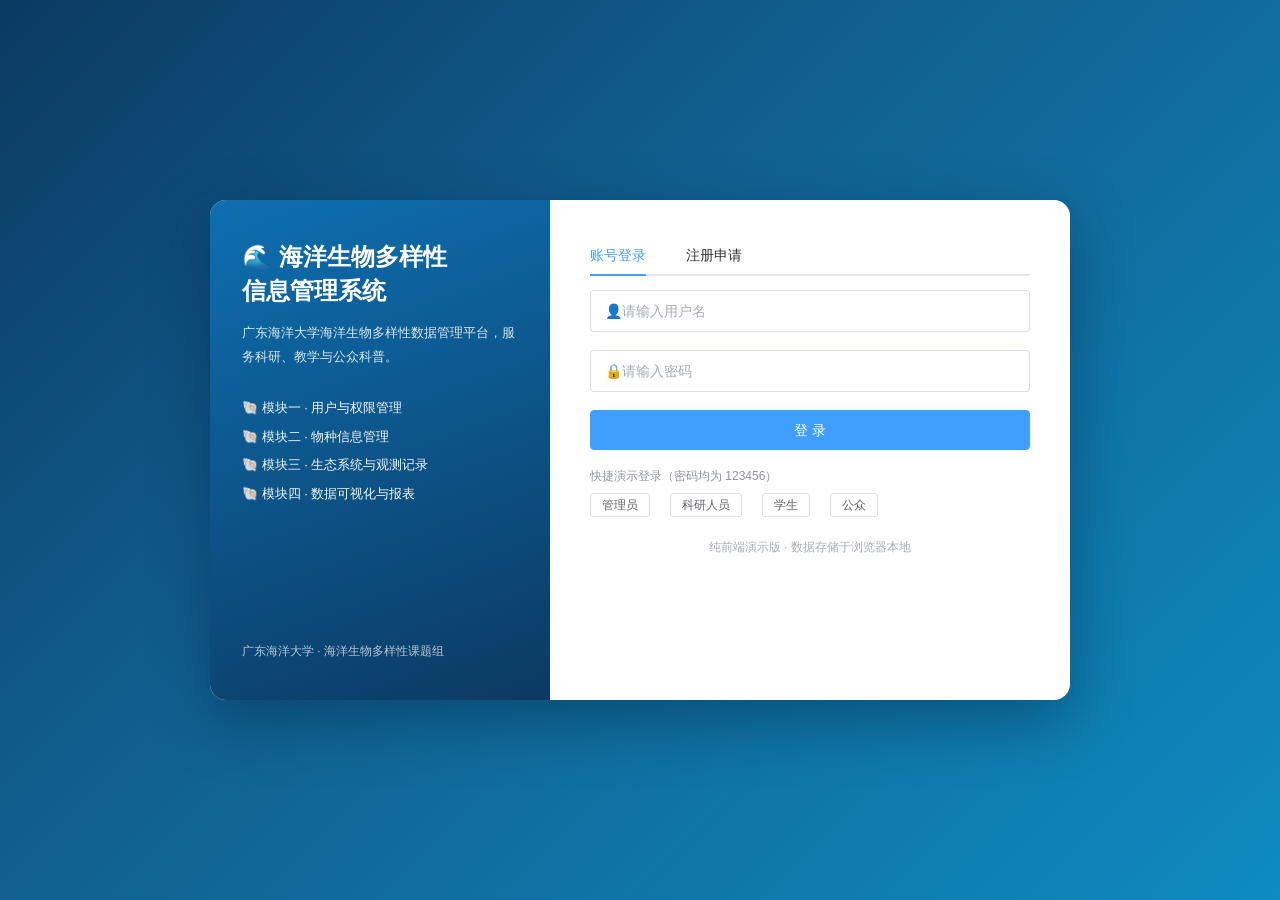
<file: login.html>
<!DOCTYPE html>
<html lang="zh-CN">
<head>
  <meta charset="UTF-8" />
  <meta name="viewport" content="width=device-width, initial-scale=1.0" />
  <title>登录 - 海洋生物多样性信息管理系统</title>
  <link rel="stylesheet" href="vendor/element-plus/index.css" />
  <style>
    * { box-sizing: border-box; margin: 0; padding: 0; }
    body { font-family: 'Segoe UI', 'Microsoft YaHei', Arial, sans-serif; }
    .login-page {
      min-height: 100vh;
      display: flex;
      align-items: center;
      justify-content: center;
      padding: 24px;
      background: linear-gradient(135deg, #0b3a63 0%, #115f8f 40%, #0e8bbf 100%);
    }
    .login-card {
      width: 860px;
      max-width: 100%;
      min-height: 500px;
      background: #fff;
      border-radius: 16px;
      overflow: hidden;
      display: flex;
      box-shadow: 0 20px 60px rgba(0, 30, 60, .4);
    }
    .login-left {
      width: 340px;
      padding: 40px 32px;
      color: #fff;
      background: linear-gradient(160deg, #0e6fb0, #0b3a63);
      display: flex;
      flex-direction: column;
    }
    .login-left h1 { font-size: 24px; line-height: 1.4; margin-bottom: 14px; }
    .login-left .sub { font-size: 13px; opacity: .85; line-height: 1.8; margin-bottom: 26px; }
    .login-left ul { list-style: none; font-size: 13px; opacity: .95; line-height: 2.2; }
    .login-left ul li::before { content: '🐚 '; }
    .login-left .univ { margin-top: auto; font-size: 12px; opacity: .7; }
    .login-right { flex: 1; padding: 36px 40px; }
    .login-right .title { font-size: 20px; color: #1f2d3d; margin-bottom: 18px; }
    .quick-login { margin-top: 18px; }
    .quick-login .ql-label { font-size: 12px; color: #909399; margin-bottom: 8px; }
    .quick-login .ql-btns { display: flex; flex-wrap: wrap; gap: 8px; }
    .reg-hint { font-size: 12px; color: #909399; margin-top: 8px; line-height: 1.7; }
    .footer-line { margin-top: 22px; text-align: center; font-size: 12px; color: #a8abb2; }
  </style>
</head>
<body>
  <div id="login-app">
    <div class="login-page">
      <div class="login-card">
        <!-- 左侧介绍 -->
        <div class="login-left">
          <h1>🌊 海洋生物多样性<br />信息管理系统</h1>
          <p class="sub">广东海洋大学海洋生物多样性数据管理平台，服务科研、教学与公众科普。</p>
          <ul>
            <li>模块一 · 用户与权限管理</li>
            <li>模块二 · 物种信息管理</li>
            <li>模块三 · 生态系统与观测记录</li>
            <li>模块四 · 数据可视化与报表</li>
          </ul>
          <div class="univ">广东海洋大学 · 海洋生物多样性课题组</div>
        </div>

        <!-- 右侧表单 -->
        <div class="login-right">
          <el-tabs v-model="tab">
            <el-tab-pane label="账号登录" name="login">
              <el-form ref="loginRef" :model="loginForm" :rules="loginRules" label-width="0">
                <el-form-item prop="username">
                  <el-input v-model="loginForm.username" size="large" placeholder="请输入用户名" clearable>
                    <template #prefix>👤</template>
                  </el-input>
                </el-form-item>
                <el-form-item prop="password">
                  <el-input v-model="loginForm.password" size="large" type="password" placeholder="请输入密码" show-password @keyup.enter="doLogin">
                    <template #prefix>🔒</template>
                  </el-input>
                </el-form-item>
                <el-button type="primary" size="large" style="width:100%" :loading="loading" @click="doLogin">登 录</el-button>
              </el-form>

              <div class="quick-login">
                <div class="ql-label">快捷演示登录（密码均为 123456）</div>
                <div class="ql-btns">
                  <el-button v-for="a in quickAccounts" :key="a.username" size="small" @click="quickLogin(a)">{{ a.label }}</el-button>
                </div>
              </div>
            </el-tab-pane>

            <el-tab-pane label="注册申请" name="reg">
              <el-form ref="regRef" :model="regForm" :rules="regRules" label-width="70px">
                <el-form-item label="用户名" prop="username">
                  <el-input v-model="regForm.username" placeholder="字母或数字" />
                </el-form-item>
                <el-form-item label="昵称" prop="nickname">
                  <el-input v-model="regForm.nickname" placeholder="您的称呼" />
                </el-form-item>
                <el-form-item label="邮箱">
                  <el-input v-model="regForm.email" placeholder="选填" />
                </el-form-item>
                <el-form-item label="角色">
                  <el-radio-group v-model="regForm.role">
                    <el-radio value="student">学生</el-radio>
                    <el-radio value="public">公众</el-radio>
                  </el-radio-group>
                </el-form-item>
                <el-form-item label="密码" prop="password">
                  <el-input v-model="regForm.password" type="password" placeholder="请设置密码" show-password />
                </el-form-item>
                <el-button type="primary" size="large" style="width:100%" :loading="loading" @click="doRegister">提交注册申请</el-button>
              </el-form>
              <p class="reg-hint">学生 / 公众账号申请后需由<strong>管理员审核</strong>方可登录。科研人员与教师账号由管理员统一分配。</p>
            </el-tab-pane>
          </el-tabs>
          <div class="footer-line">纯前端演示版 · 数据存储于浏览器本地</div>
        </div>
      </div>
    </div>
  </div>

  <script src="vendor/vue.global.js"></script>
  <script src="vendor/element-plus/index.full.min.js"></script>
  <script src="vendor/element-plus/locale/zh-cn.min.js"></script>
  <script src="js/seed.js"></script>
  <script src="js/store.js"></script>
  <script src="js/auth.js"></script>
  <script src="js/page-login.js"></script>
</body>
</html>
</file>
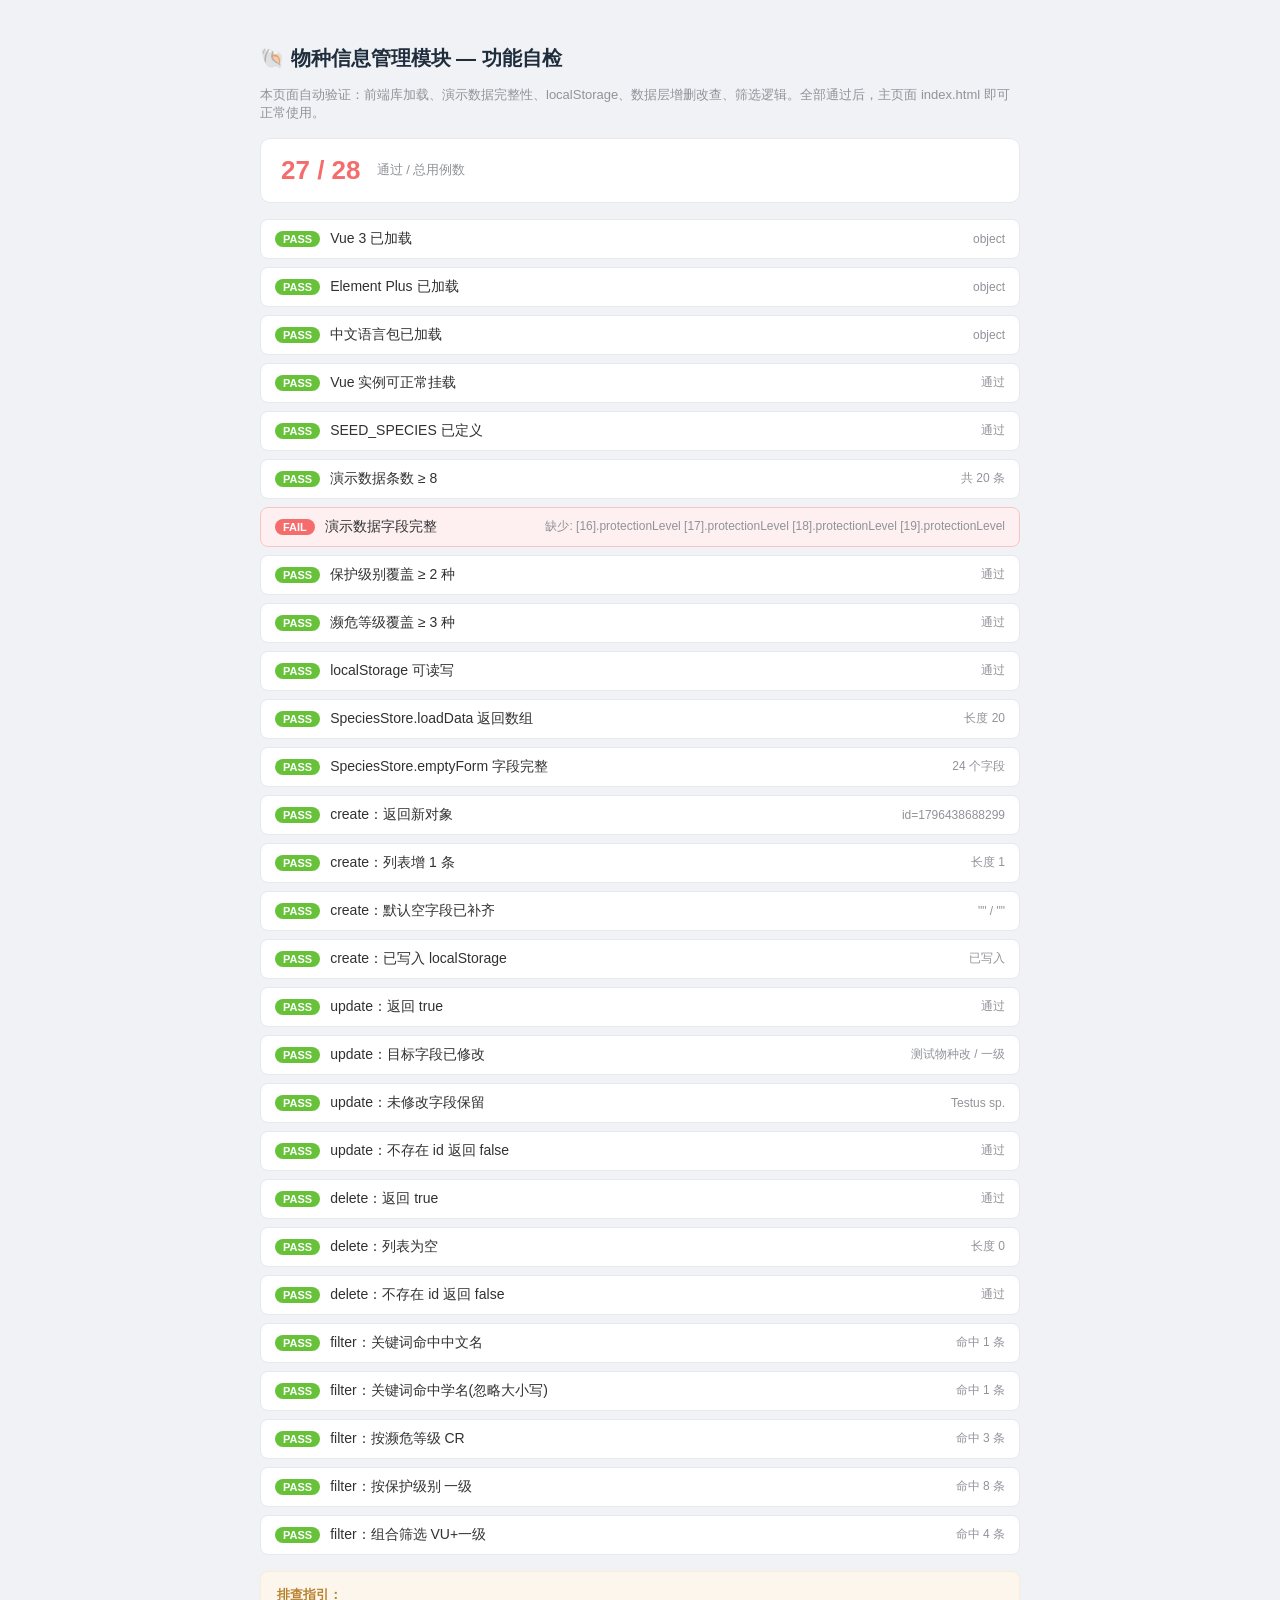
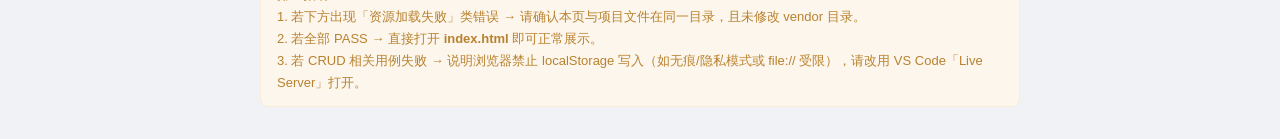
<file: test.html>
<!DOCTYPE html>
<html lang="zh-CN">
<head>
  <meta charset="UTF-8" />
  <meta name="viewport" content="width=device-width, initial-scale=1.0" />
  <title>功能自检 - 海洋生物多样性信息管理系统</title>
  <style>
    * { box-sizing: border-box; }
    body {
      font-family: 'Segoe UI', 'Microsoft YaHei', Arial, sans-serif;
      background: #f0f2f5;
      margin: 0;
      padding: 32px 24px;
      color: #303133;
    }
    .wrap { max-width: 760px; margin: 0 auto; }
    h1 { font-size: 20px; color: #1f2d3d; }
    .desc { color: #909399; font-size: 13px; margin-bottom: 16px; }
    .summary-card {
      background: #fff;
      border-radius: 10px;
      padding: 16px 20px;
      margin-bottom: 16px;
      border: 1px solid #e6e8eb;
      display: flex;
      align-items: center;
      gap: 16px;
    }
    .summary-num { font-size: 26px; font-weight: 700; }
    .summary-num.ok { color: #67c23a; }
    .summary-num.bad { color: #f56c6c; }
    .summary-sub { color: #909399; font-size: 13px; }
    ul { list-style: none; margin: 0; padding: 0; }
    li {
      background: #fff;
      border: 1px solid #e6e8eb;
      border-radius: 8px;
      padding: 10px 14px;
      margin-bottom: 8px;
      font-size: 14px;
      display: flex;
      align-items: center;
      gap: 10px;
    }
    li.fail { border-color: #fbc4c4; background: #fef0f0; }
    .badge {
      font-size: 11px;
      font-weight: 700;
      padding: 2px 8px;
      border-radius: 10px;
      color: #fff;
      flex-shrink: 0;
    }
    .badge.pass { background: #67c23a; }
    .badge.fail { background: #f56c6c; }
    .detail { color: #909399; font-size: 12px; margin-left: auto; text-align: right; }
    .hint {
      background: #fdf6ec;
      border: 1px solid #faecd8;
      color: #b88230;
      border-radius: 8px;
      padding: 12px 16px;
      font-size: 13px;
      margin-top: 16px;
      line-height: 1.7;
    }
  </style>
</head>
<body>
  <div class="wrap">
    <h1>🐚 物种信息管理模块 — 功能自检</h1>
    <p class="desc">本页面自动验证：前端库加载、演示数据完整性、localStorage、数据层增删改查、筛选逻辑。全部通过后，主页面 index.html 即可正常使用。</p>

    <div class="summary-card">
      <div class="summary-num" id="summaryNum">运行中…</div>
      <div class="summary-sub">通过 / 总用例数</div>
    </div>

    <ul id="results"></ul>

    <div class="hint">
      <b>排查指引：</b><br />
      1. 若下方出现「资源加载失败」类错误 → 请确认本页与项目文件在同一目录，且未修改 vendor 目录。<br />
      2. 若全部 PASS → 直接打开 <b>index.html</b> 即可正常展示。<br />
      3. 若 CRUD 相关用例失败 → 说明浏览器禁止 localStorage 写入（如无痕/隐私模式或 file:// 受限），请改用 VS Code「Live Server」打开。
    </div>
  </div>

  <script src="vendor/vue.global.prod.min.js"></script>
  <script src="vendor/element-plus/index.full.min.js"></script>
  <script src="vendor/element-plus/locale/zh-cn.min.js"></script>
  <script src="js/seed.js"></script>
  <script src="js/store.js"></script>
  <script>
    (function () {
      var results = [];
      var passed = 0;

      function record(name, pass, detail) {
        results.push({ name: name, pass: !!pass, detail: detail || (pass ? '通过' : '失败') });
        if (pass) passed++;
      }

      function assert(name, cond, detail) {
        record(name, cond, detail);
      }

      // ---------- 1. 前端库资源 ----------
      record('Vue 3 已加载', typeof Vue !== 'undefined', typeof Vue);
      record('Element Plus 已加载', typeof ElementPlus !== 'undefined', typeof ElementPlus);
      record('中文语言包已加载', typeof ElementPlusLocaleZhCn !== 'undefined', typeof ElementPlusLocaleZhCn);

      // Vue 实际挂载一个最小实例，验证运行环境
      var mountOk = false;
      try {
        var probe = document.createElement('div');
        document.body.appendChild(probe);
        var probeApp = Vue.createApp({ template: '<span id="probe">ok</span>' });
        probeApp.use(ElementPlus, { locale: ElementPlusLocaleZhCn });
        probeApp.mount(probe);
        mountOk = probe.querySelector('#probe') && probe.querySelector('#probe').textContent === 'ok';
        probeApp.unmount();
        probe.remove();
      } catch (e) { mountOk = false; }
      record('Vue 实例可正常挂载', mountOk, mountOk ? '通过' : '报错，查看浏览器控制台');

      // ---------- 2. 演示数据 ----------
      record('SEED_SPECIES 已定义', Array.isArray(SEED_SPECIES));
      if (Array.isArray(SEED_SPECIES)) {
        record('演示数据条数 ≥ 8', SEED_SPECIES.length >= 8, '共 ' + SEED_SPECIES.length + ' 条');

        var required = ['name','scientificName','kingdom','phylum','classLevel','order','family','genus','conservationStatus','protectionLevel','distribution','longitude','latitude'];
        var missing = [];
        SEED_SPECIES.forEach(function (s, i) {
          required.forEach(function (k) { if (!s[k]) missing.push('[' + i + '].' + k); });
        });
        record('演示数据字段完整', missing.length === 0, missing.length ? '缺少: ' + missing.join(' ') : '全部字段完整');

        var levels = new Set(SEED_SPECIES.map(function (s) { return s.protectionLevel; }));
        var statuses = new Set(SEED_SPECIES.map(function (s) { return s.conservationStatus; }));
        record('保护级别覆盖 ≥ 2 种', levels.size >= 2, Array.prototype.slice.call(levels).join(' / '));
        record('濒危等级覆盖 ≥ 3 种', statuses.size >= 3, Array.prototype.slice.call(statuses).join(' / '));
      }

      // ---------- 3. localStorage ----------
      var lsOk = false;
      try { localStorage.setItem('__t', '1'); lsOk = localStorage.getItem('__t') === '1'; localStorage.removeItem('__t'); } catch (e) {}
      record('localStorage 可读写', lsOk, lsOk ? '通过' : '被浏览器禁用');

      // ---------- 4. 数据层加载 ----------
      var loaded = null;
      try { loaded = SpeciesStore.loadData(); } catch (e) {}
      record('SpeciesStore.loadData 返回数组', Array.isArray(loaded), Array.isArray(loaded) ? '长度 ' + loaded.length : '调用失败');
      record('SpeciesStore.emptyForm 字段完整', Object.keys(SpeciesStore.emptyForm()).length >= 20, Object.keys(SpeciesStore.emptyForm()).length + ' 个字段');

      // ---------- 5. CRUD 单元测试（隔离，结束后恢复原始数据） ----------
      var key = SpeciesStore.STORAGE_KEY;
      var backup = null;
      try { backup = localStorage.getItem(key); } catch (e) {}
      try {
        localStorage.removeItem(key);
        var testList = [];

        var created = SpeciesStore.createSpecies(testList, { name: '测试物种', scientificName: 'Testus sp.' });
        record('create：返回新对象', created && !!created.id, created ? 'id=' + created.id : '返回空');
        record('create：列表增 1 条', testList.length === 1, '长度 ' + testList.length);
        record('create：默认空字段已补齐', testList[0].kingdom === '' && testList[0].longitude === '', JSON.stringify(testList[0].kingdom) + ' / ' + JSON.stringify(testList[0].longitude));
        record('create：已写入 localStorage', localStorage.getItem(key) !== null, localStorage.getItem(key) === null ? '未写入' : '已写入');

        var upd = SpeciesStore.updateSpecies(testList, created.id, { name: '测试物种改', protectionLevel: '一级' });
        record('update：返回 true', upd === true);
        record('update：目标字段已修改', testList[0].name === '测试物种改' && testList[0].protectionLevel === '一级', testList[0].name + ' / ' + testList[0].protectionLevel);
        record('update：未修改字段保留', testList[0].scientificName === 'Testus sp.', testList[0].scientificName);
        record('update：不存在 id 返回 false', SpeciesStore.updateSpecies(testList, 999999, {}) === false);

        var del = SpeciesStore.deleteSpecies(testList, created.id);
        record('delete：返回 true', del === true);
        record('delete：列表为空', testList.length === 0, '长度 ' + testList.length);
        record('delete：不存在 id 返回 false', SpeciesStore.deleteSpecies(testList, created.id) === false);
      } catch (e) {
        record('CRUD 用例异常', false, '抛错: ' + e.message);
      } finally {
        try {
          if (backup === null) localStorage.removeItem(key);
          else localStorage.setItem(key, backup);
        } catch (e) {}
      }

      // ---------- 6. 筛选逻辑 ----------
      if (Array.isArray(SEED_SPECIES)) {
        var fl = SEED_SPECIES.map(function (s, i) { return Object.assign({}, s, { id: i }); });
        record('filter：关键词命中中文名', SpeciesStore.filterSpecies(fl, { keyword: '白海豚' }).length === 1,
          '命中 ' + SpeciesStore.filterSpecies(fl, { keyword: '白海豚' }).length + ' 条');
        record('filter：关键词命中学名(忽略大小写)', SpeciesStore.filterSpecies(fl, { keyword: 'chelonia' }).length === 1,
          '命中 ' + SpeciesStore.filterSpecies(fl, { keyword: 'chelonia' }).length + ' 条');
        record('filter：按濒危等级 CR', SpeciesStore.filterSpecies(fl, { conservation: 'CR' }).length >= 2,
          '命中 ' + SpeciesStore.filterSpecies(fl, { conservation: 'CR' }).length + ' 条');
        record('filter：按保护级别 一级', SpeciesStore.filterSpecies(fl, { protection: '一级' }).length >= 4,
          '命中 ' + SpeciesStore.filterSpecies(fl, { protection: '一级' }).length + ' 条');
        record('filter：组合筛选 VU+一级', SpeciesStore.filterSpecies(fl, { conservation: 'VU', protection: '一级' }).length >= 1,
          '命中 ' + SpeciesStore.filterSpecies(fl, { conservation: 'VU', protection: '一级' }).length + ' 条');
      }

      // ---------- 渲染结果 ----------
      var summaryEl = document.getElementById('summaryNum');
      summaryEl.textContent = passed + ' / ' + results.length;
      summaryEl.className = 'summary-num ' + (passed === results.length ? 'ok' : 'bad');

      var ul = document.getElementById('results');
      results.forEach(function (r) {
        var li = document.createElement('li');
        li.className = r.pass ? '' : 'fail';
        var badge = document.createElement('span');
        badge.className = 'badge ' + (r.pass ? 'pass' : 'fail');
        badge.textContent = r.pass ? 'PASS' : 'FAIL';
        var name = document.createElement('span');
        name.textContent = r.name;
        var detail = document.createElement('span');
        detail.className = 'detail';
        detail.textContent = r.detail;
        li.appendChild(badge);
        li.appendChild(name);
        li.appendChild(detail);
        ul.appendChild(li);
      });
    })();
  </script>
</body>
</html>
</file>
<file: vendor/element-plus/index.css>
@charset "UTF-8";:root{--el-color-white:#ffffff;--el-color-black:#000000;--el-color-primary-rgb:64,158,255;--el-color-success-rgb:103,194,58;--el-color-warning-rgb:230,162,60;--el-color-danger-rgb:245,108,108;--el-color-error-rgb:245,108,108;--el-color-info-rgb:144,147,153;--el-font-size-extra-large:20px;--el-font-size-large:18px;--el-font-size-medium:16px;--el-font-size-base:14px;--el-font-size-small:13px;--el-font-size-extra-small:12px;--el-font-family:"Helvetica Neue",Helvetica,"PingFang SC","Hiragino Sans GB","Microsoft YaHei","微软雅黑",Arial,sans-serif;--el-font-weight-primary:500;--el-font-line-height-primary:24px;--el-index-normal:1;--el-index-top:1000;--el-index-popper:2000;--el-border-radius-base:4px;--el-border-radius-small:2px;--el-border-radius-round:20px;--el-border-radius-circle:100%;--el-transition-duration:0.3s;--el-transition-duration-fast:0.2s;--el-transition-function-ease-in-out-bezier:cubic-bezier(0.645,0.045,0.355,1);--el-transition-function-fast-bezier:cubic-bezier(0.23,1,0.32,1);--el-transition-all:all var(--el-transition-duration) var(--el-transition-function-ease-in-out-bezier);--el-transition-fade:opacity var(--el-transition-duration) var(--el-transition-function-fast-bezier);--el-transition-md-fade:transform var(--el-transition-duration) var(--el-transition-function-fast-bezier),opacity var(--el-transition-duration) var(--el-transition-function-fast-bezier);--el-transition-fade-linear:opacity var(--el-transition-duration-fast) linear;--el-transition-border:border-color var(--el-transition-duration-fast) var(--el-transition-function-ease-in-out-bezier);--el-transition-box-shadow:box-shadow var(--el-transition-duration-fast) var(--el-transition-function-ease-in-out-bezier);--el-transition-color:color var(--el-transition-duration-fast) var(--el-transition-function-ease-in-out-bezier);--el-component-size-large:40px;--el-component-size:32px;--el-component-size-small:24px}:root{color-scheme:light;--el-color-primary:#409eff;--el-color-primary-light-3:#79bbff;--el-color-primary-light-5:#a0cfff;--el-color-primary-light-7:#c6e2ff;--el-color-primary-light-8:#d9ecff;--el-color-primary-light-9:#ecf5ff;--el-color-primary-dark-2:#337ecc;--el-color-success:#67c23a;--el-color-success-light-3:#95d475;--el-color-success-light-5:#b3e19d;--el-color-success-light-7:#d1edc4;--el-color-success-light-8:#e1f3d8;--el-color-success-light-9:#f0f9eb;--el-color-success-dark-2:#529b2e;--el-color-warning:#e6a23c;--el-color-warning-light-3:#eebe77;--el-color-warning-light-5:#f3d19e;--el-color-warning-light-7:#f8e3c5;--el-color-warning-light-8:#faecd8;--el-color-warning-light-9:#fdf6ec;--el-color-warning-dark-2:#b88230;--el-color-danger:#f56c6c;--el-color-danger-light-3:#f89898;--el-color-danger-light-5:#fab6b6;--el-color-danger-light-7:#fcd3d3;--el-color-danger-light-8:#fde2e2;--el-color-danger-light-9:#fef0f0;--el-color-danger-dark-2:#c45656;--el-color-error:#f56c6c;--el-color-error-light-3:#f89898;--el-color-error-light-5:#fab6b6;--el-color-error-light-7:#fcd3d3;--el-color-error-light-8:#fde2e2;--el-color-error-light-9:#fef0f0;--el-color-error-dark-2:#c45656;--el-color-info:#909399;--el-color-info-light-3:#b1b3b8;--el-color-info-light-5:#c8c9cc;--el-color-info-light-7:#dedfe0;--el-color-info-light-8:#e9e9eb;--el-color-info-light-9:#f4f4f5;--el-color-info-dark-2:#73767a;--el-bg-color:#ffffff;--el-bg-color-page:#f2f3f5;--el-bg-color-overlay:#ffffff;--el-text-color-primary:#303133;--el-text-color-regular:#606266;--el-text-color-secondary:#909399;--el-text-color-placeholder:#a8abb2;--el-text-color-disabled:#c0c4cc;--el-border-color:#dcdfe6;--el-border-color-light:#e4e7ed;--el-border-color-lighter:#ebeef5;--el-border-color-extra-light:#f2f6fc;--el-border-color-dark:#d4d7de;--el-border-color-darker:#cdd0d6;--el-fill-color:#f0f2f5;--el-fill-color-light:#f5f7fa;--el-fill-color-lighter:#fafafa;--el-fill-color-extra-light:#fafcff;--el-fill-color-dark:#ebedf0;--el-fill-color-darker:#e6e8eb;--el-fill-color-blank:#ffffff;--el-box-shadow:0px 12px 32px 4px rgba(0,0,0,0.04),0px 8px 20px rgba(0,0,0,0.08);--el-box-shadow-light:0px 0px 12px rgba(0,0,0,0.12);--el-box-shadow-lighter:0px 0px 6px rgba(0,0,0,0.12);--el-box-shadow-dark:0px 16px 48px 16px rgba(0,0,0,0.08),0px 12px 32px rgba(0,0,0,0.12),0px 8px 16px -8px rgba(0,0,0,0.16);--el-disabled-bg-color:var(--el-fill-color-light);--el-disabled-text-color:var(--el-text-color-placeholder);--el-disabled-border-color:var(--el-border-color-light);--el-overlay-color:rgba(0,0,0,0.8);--el-overlay-color-light:rgba(0,0,0,0.7);--el-overlay-color-lighter:rgba(0,0,0,0.5);--el-mask-color:rgba(255,255,255,0.9);--el-mask-color-extra-light:rgba(255,255,255,0.3);--el-border-width:1px;--el-border-style:solid;--el-border-color-hover:var(--el-text-color-disabled);--el-border:var(--el-border-width) var(--el-border-style) var(--el-border-color);--el-svg-monochrome-grey:var(--el-border-color)}.fade-in-linear-enter-active,.fade-in-linear-leave-active{transition:var(--el-transition-fade-linear)}.fade-in-linear-enter-from,.fade-in-linear-leave-to{opacity:0}.el-fade-in-linear-enter-active,.el-fade-in-linear-leave-active{transition:var(--el-transition-fade-linear)}.el-fade-in-linear-enter-from,.el-fade-in-linear-leave-to{opacity:0}.el-fade-in-enter-active,.el-fade-in-leave-active{transition:all var(--el-transition-duration) cubic-bezier(.55,0,.1,1)}.el-fade-in-enter-from,.el-fade-in-leave-active{opacity:0}.el-zoom-in-center-enter-active,.el-zoom-in-center-leave-active{transition:all var(--el-transition-duration) cubic-bezier(.55,0,.1,1)}.el-zoom-in-center-enter-from,.el-zoom-in-center-leave-active{opacity:0;transform:scaleX(0)}.el-zoom-in-top-enter-active,.el-zoom-in-top-leave-active{opacity:1;transform:scaleY(1);transform-origin:center top;transition:var(--el-transition-md-fade)}.el-zoom-in-top-enter-active[data-popper-placement^=top],.el-zoom-in-top-leave-active[data-popper-placement^=top]{transform-origin:center bottom}.el-zoom-in-top-enter-from,.el-zoom-in-top-leave-active{opacity:0;transform:scaleY(0)}.el-zoom-in-bottom-enter-active,.el-zoom-in-bottom-leave-active{opacity:1;transform:scaleY(1);transform-origin:center bottom;transition:var(--el-transition-md-fade)}.el-zoom-in-bottom-enter-from,.el-zoom-in-bottom-leave-active{opacity:0;transform:scaleY(0)}.el-zoom-in-left-enter-active,.el-zoom-in-left-leave-active{opacity:1;transform:scale(1);transform-origin:top left;transition:var(--el-transition-md-fade)}.el-zoom-in-left-enter-from,.el-zoom-in-left-leave-active{opacity:0;transform:scale(.45)}.collapse-transition{transition:var(--el-transition-duration) height ease-in-out,var(--el-transition-duration) padding-top ease-in-out,var(--el-transition-duration) padding-bottom ease-in-out}.el-collapse-transition-enter-active,.el-collapse-transition-leave-active{transition:var(--el-transition-duration) max-height ease-in-out,var(--el-transition-duration) padding-top ease-in-out,var(--el-transition-duration) padding-bottom ease-in-out}.horizontal-collapse-transition{transition:var(--el-transition-duration) width ease-in-out,var(--el-transition-duration) padding-left ease-in-out,var(--el-transition-duration) padding-right ease-in-out}.el-list-enter-active,.el-list-leave-active{transition:all 1s}.el-list-enter-from,.el-list-leave-to{opacity:0;transform:translateY(-30px)}.el-list-leave-active{position:absolute!important}.el-opacity-transition{transition:opacity var(--el-transition-duration) cubic-bezier(.55,0,.1,1)}.el-icon-loading{-webkit-animation:rotating 2s linear infinite;animation:rotating 2s linear infinite}.el-icon--right{margin-left:5px}.el-icon--left{margin-right:5px}@-webkit-keyframes rotating{0%{transform:rotate(0deg)}to{transform:rotate(1turn)}}@keyframes rotating{0%{transform:rotate(0deg)}to{transform:rotate(1turn)}}.el-icon{--color:inherit;align-items:center;display:inline-flex;height:1em;justify-content:center;line-height:1em;position:relative;width:1em;fill:currentColor;color:var(--color);font-size:inherit}.el-icon.is-loading{-webkit-animation:rotating 2s linear infinite;animation:rotating 2s linear infinite}.el-icon svg{height:1em;width:1em}.el-affix--fixed{position:fixed}.el-alert{--el-alert-padding:8px 16px;--el-alert-border-radius-base:var(--el-border-radius-base);--el-alert-title-font-size:14px;--el-alert-title-with-description-font-size:16px;--el-alert-description-font-size:14px;--el-alert-close-font-size:16px;--el-alert-close-customed-font-size:14px;--el-alert-icon-size:16px;--el-alert-icon-large-size:28px;align-items:center;background-color:var(--el-color-white);border-radius:var(--el-alert-border-radius-base);box-sizing:border-box;display:flex;margin:0;opacity:1;overflow:hidden;padding:var(--el-alert-padding);position:relative;transition:opacity var(--el-transition-duration-fast);width:100%}.el-alert.is-light .el-alert__close-btn{color:var(--el-text-color-placeholder)}.el-alert.is-dark .el-alert__close-btn,.el-alert.is-dark .el-alert__description{color:var(--el-color-white)}.el-alert.is-center{justify-content:center}.el-alert--success{--el-alert-bg-color:var(--el-color-success-light-9)}.el-alert--success.is-light{background-color:var(--el-alert-bg-color)}.el-alert--success.is-light,.el-alert--success.is-light .el-alert__description{color:var(--el-color-success)}.el-alert--success.is-dark{background-color:var(--el-color-success);color:var(--el-color-white)}.el-alert--info{--el-alert-bg-color:var(--el-color-info-light-9)}.el-alert--info.is-light{background-color:var(--el-alert-bg-color)}.el-alert--info.is-light,.el-alert--info.is-light .el-alert__description{color:var(--el-color-info)}.el-alert--info.is-dark{background-color:var(--el-color-info);color:var(--el-color-white)}.el-alert--warning{--el-alert-bg-color:var(--el-color-warning-light-9)}.el-alert--warning.is-light{background-color:var(--el-alert-bg-color)}.el-alert--warning.is-light,.el-alert--warning.is-light .el-alert__description{color:var(--el-color-warning)}.el-alert--warning.is-dark{background-color:var(--el-color-warning);color:var(--el-color-white)}.el-alert--error{--el-alert-bg-color:var(--el-color-error-light-9)}.el-alert--error.is-light{background-color:var(--el-alert-bg-color)}.el-alert--error.is-light,.el-alert--error.is-light .el-alert__description{color:var(--el-color-error)}.el-alert--error.is-dark{background-color:var(--el-color-error);color:var(--el-color-white)}.el-alert__content{display:flex;flex-direction:column;gap:4px}.el-alert .el-alert__icon{font-size:var(--el-alert-icon-size);margin-right:8px;width:var(--el-alert-icon-size)}.el-alert .el-alert__icon.is-big{font-size:var(--el-alert-icon-large-size);margin-right:12px;width:var(--el-alert-icon-large-size)}.el-alert__title{font-size:var(--el-alert-title-font-size);line-height:24px}.el-alert__title.with-description{font-size:var(--el-alert-title-with-description-font-size)}.el-alert .el-alert__description{font-size:var(--el-alert-description-font-size);margin:0}.el-alert .el-alert__close-btn{cursor:pointer;font-size:var(--el-alert-close-font-size);opacity:1;position:absolute;right:16px;top:12px}.el-alert .el-alert__close-btn.is-customed{font-size:var(--el-alert-close-customed-font-size);font-style:normal;line-height:24px;top:8px}.el-alert-fade-enter-from,.el-alert-fade-leave-active{opacity:0}.el-aside{box-sizing:border-box;flex-shrink:0;overflow:auto;width:var(--el-aside-width,300px)}.el-autocomplete{display:inline-block;position:relative}.el-autocomplete__popper.el-popper{background:var(--el-bg-color-overlay);border:1px solid var(--el-border-color-light);box-shadow:var(--el-box-shadow-light)}.el-autocomplete__popper.el-popper .el-popper__arrow:before{border:1px solid var(--el-border-color-light)}.el-autocomplete__popper.el-popper[data-popper-placement^=top] .el-popper__arrow:before{border-left-color:transparent;border-top-color:transparent}.el-autocomplete__popper.el-popper[data-popper-placement^=bottom] .el-popper__arrow:before{border-bottom-color:transparent;border-right-color:transparent}.el-autocomplete__popper.el-popper[data-popper-placement^=left] .el-popper__arrow:before{border-bottom-color:transparent;border-left-color:transparent}.el-autocomplete__popper.el-popper[data-popper-placement^=right] .el-popper__arrow:before{border-right-color:transparent;border-top-color:transparent}.el-autocomplete-suggestion{border-radius:var(--el-border-radius-base);box-sizing:border-box}.el-autocomplete-suggestion__wrap{box-sizing:border-box;max-height:280px;padding:10px 0}.el-autocomplete-suggestion__list{margin:0;padding:0}.el-autocomplete-suggestion li{color:var(--el-text-color-regular);cursor:pointer;font-size:var(--el-font-size-base);line-height:34px;list-style:none;margin:0;overflow:hidden;padding:0 20px;text-align:left;text-overflow:ellipsis;white-space:nowrap}.el-autocomplete-suggestion li:hover{background-color:var(--el-fill-color-light)}.el-autocomplete-suggestion li.highlighted{background-color:var(--el-fill-color-light)}.el-autocomplete-suggestion li.divider{border-top:1px solid var(--el-color-black);margin-top:6px}.el-autocomplete-suggestion li.divider:last-child{margin-bottom:-6px}.el-autocomplete-suggestion.is-loading li{color:var(--el-text-color-secondary);font-size:20px;height:100px;line-height:100px;text-align:center}.el-autocomplete-suggestion.is-loading li:after{content:"";display:inline-block;height:100%;vertical-align:middle}.el-autocomplete-suggestion.is-loading li:hover{background-color:var(--el-bg-color-overlay)}.el-autocomplete-suggestion.is-loading .el-icon-loading{vertical-align:middle}.el-avatar{--el-avatar-text-color:var(--el-color-white);--el-avatar-bg-color:var(--el-text-color-disabled);--el-avatar-text-size:14px;--el-avatar-icon-size:18px;--el-avatar-border-radius:var(--el-border-radius-base);--el-avatar-size-large:56px;--el-avatar-size-small:24px;--el-avatar-size:40px;align-items:center;background:var(--el-avatar-bg-color);box-sizing:border-box;color:var(--el-avatar-text-color);display:inline-flex;font-size:var(--el-avatar-text-size);height:var(--el-avatar-size);justify-content:center;overflow:hidden;text-align:center;width:var(--el-avatar-size)}.el-avatar>img{display:block;height:100%;width:100%}.el-avatar--circle{border-radius:50%}.el-avatar--square{border-radius:var(--el-avatar-border-radius)}.el-avatar--icon{font-size:var(--el-avatar-icon-size)}.el-avatar--small{--el-avatar-size:24px}.el-avatar--large{--el-avatar-size:56px}.el-backtop{--el-backtop-bg-color:var(--el-bg-color-overlay);--el-backtop-text-color:var(--el-color-primary);--el-backtop-hover-bg-color:var(--el-border-color-extra-light);align-items:center;background-color:var(--el-backtop-bg-color);border-radius:50%;box-shadow:var(--el-box-shadow-lighter);color:var(--el-backtop-text-color);cursor:pointer;display:flex;font-size:20px;height:40px;justify-content:center;position:fixed;width:40px;z-index:5}.el-backtop:hover{background-color:var(--el-backtop-hover-bg-color)}.el-backtop__icon{font-size:20px}.el-badge{--el-badge-bg-color:var(--el-color-danger);--el-badge-radius:10px;--el-badge-font-size:12px;--el-badge-padding:6px;--el-badge-size:18px;display:inline-block;position:relative;vertical-align:middle;width:-webkit-fit-content;width:-moz-fit-content;width:fit-content}.el-badge__content{align-items:center;background-color:var(--el-badge-bg-color);border:1px solid var(--el-bg-color);border-radius:var(--el-badge-radius);color:var(--el-color-white);display:inline-flex;font-size:var(--el-badge-font-size);height:var(--el-badge-size);justify-content:center;padding:0 var(--el-badge-padding);white-space:nowrap}.el-badge__content.is-fixed{position:absolute;right:calc(1px + var(--el-badge-size)/2);top:0;transform:translateY(-50%) translateX(100%);z-index:var(--el-index-normal)}.el-badge__content.is-fixed.is-dot{right:5px}.el-badge__content.is-dot{border-radius:50%;height:8px;padding:0;right:0;width:8px}.el-badge__content--primary{background-color:var(--el-color-primary)}.el-badge__content--success{background-color:var(--el-color-success)}.el-badge__content--warning{background-color:var(--el-color-warning)}.el-badge__content--info{background-color:var(--el-color-info)}.el-badge__content--danger{background-color:var(--el-color-danger)}.el-breadcrumb{font-size:14px;line-height:1}.el-breadcrumb:after,.el-breadcrumb:before{content:"";display:table}.el-breadcrumb:after{clear:both}.el-breadcrumb__separator{color:var(--el-text-color-placeholder);font-weight:bold;margin:0 9px}.el-breadcrumb__separator.el-icon{font-weight:normal;margin:0 6px}.el-breadcrumb__separator.el-icon svg{vertical-align:middle}.el-breadcrumb__item{align-items:center;display:inline-flex;float:left}.el-breadcrumb__inner{color:var(--el-text-color-regular)}.el-breadcrumb__inner a,.el-breadcrumb__inner.is-link{color:var(--el-text-color-primary);font-weight:bold;text-decoration:none;transition:var(--el-transition-color)}.el-breadcrumb__inner a:hover,.el-breadcrumb__inner.is-link:hover{color:var(--el-color-primary);cursor:pointer}.el-breadcrumb__item:last-child .el-breadcrumb__inner,.el-breadcrumb__item:last-child .el-breadcrumb__inner a,.el-breadcrumb__item:last-child .el-breadcrumb__inner a:hover,.el-breadcrumb__item:last-child .el-breadcrumb__inner:hover{color:var(--el-text-color-regular);cursor:text;font-weight:normal}.el-breadcrumb__item:last-child .el-breadcrumb__separator{display:none}.el-button-group{display:inline-block;vertical-align:middle}.el-button-group:after,.el-button-group:before{content:"";display:table}.el-button-group:after{clear:both}.el-button-group>.el-button{float:left;position:relative}.el-button-group>.el-button+.el-button{margin-left:0}.el-button-group>.el-button:first-child{border-bottom-right-radius:0;border-top-right-radius:0}.el-button-group>.el-button:last-child{border-bottom-left-radius:0;border-top-left-radius:0}.el-button-group>.el-button:first-child:last-child{border-bottom-left-radius:var(--el-border-radius-base);border-bottom-right-radius:var(--el-border-radius-base);border-top-left-radius:var(--el-border-radius-base);border-top-right-radius:var(--el-border-radius-base)}.el-button-group>.el-button:first-child:last-child.is-round{border-radius:var(--el-border-radius-round)}.el-button-group>.el-button:first-child:last-child.is-circle{border-radius:50%}.el-button-group>.el-button:not(:first-child):not(:last-child){border-radius:0}.el-button-group>.el-button:not(:last-child){margin-right:-1px}.el-button-group>.el-button:active,.el-button-group>.el-button:focus,.el-button-group>.el-button:hover{z-index:1}.el-button-group>.el-button.is-active{z-index:1}.el-button-group>.el-dropdown>.el-button{border-bottom-left-radius:0;border-left-color:var(--el-button-divide-border-color);border-top-left-radius:0}.el-button-group .el-button--primary:first-child{border-right-color:var(--el-button-divide-border-color)}.el-button-group .el-button--primary:last-child{border-left-color:var(--el-button-divide-border-color)}.el-button-group .el-button--primary:not(:first-child):not(:last-child){border-left-color:var(--el-button-divide-border-color);border-right-color:var(--el-button-divide-border-color)}.el-button-group .el-button--success:first-child{border-right-color:var(--el-button-divide-border-color)}.el-button-group .el-button--success:last-child{border-left-color:var(--el-button-divide-border-color)}.el-button-group .el-button--success:not(:first-child):not(:last-child){border-left-color:var(--el-button-divide-border-color);border-right-color:var(--el-button-divide-border-color)}.el-button-group .el-button--warning:first-child{border-right-color:var(--el-button-divide-border-color)}.el-button-group .el-button--warning:last-child{border-left-color:var(--el-button-divide-border-color)}.el-button-group .el-button--warning:not(:first-child):not(:last-child){border-left-color:var(--el-button-divide-border-color);border-right-color:var(--el-button-divide-border-color)}.el-button-group .el-button--danger:first-child{border-right-color:var(--el-button-divide-border-color)}.el-button-group .el-button--danger:last-child{border-left-color:var(--el-button-divide-border-color)}.el-button-group .el-button--danger:not(:first-child):not(:last-child){border-left-color:var(--el-button-divide-border-color);border-right-color:var(--el-button-divide-border-color)}.el-button-group .el-button--info:first-child{border-right-color:var(--el-button-divide-border-color)}.el-button-group .el-button--info:last-child{border-left-color:var(--el-button-divide-border-color)}.el-button-group .el-button--info:not(:first-child):not(:last-child){border-left-color:var(--el-button-divide-border-color);border-right-color:var(--el-button-divide-border-color)}.el-button{--el-button-font-weight:var(--el-font-weight-primary);--el-button-border-color:var(--el-border-color);--el-button-bg-color:var(--el-fill-color-blank);--el-button-text-color:var(--el-text-color-regular);--el-button-disabled-text-color:var(--el-disabled-text-color);--el-button-disabled-bg-color:var(--el-fill-color-blank);--el-button-disabled-border-color:var(--el-border-color-light);--el-button-divide-border-color:rgba(255,255,255,0.5);--el-button-hover-text-color:var(--el-color-primary);--el-button-hover-bg-color:var(--el-color-primary-light-9);--el-button-hover-border-color:var(--el-color-primary-light-7);--el-button-active-text-color:var(--el-button-hover-text-color);--el-button-active-border-color:var(--el-color-primary);--el-button-active-bg-color:var(--el-button-hover-bg-color);--el-button-outline-color:var(--el-color-primary-light-5);--el-button-hover-link-text-color:var(--el-color-info);--el-button-active-color:var(--el-text-color-primary);align-items:center;-webkit-appearance:none;background-color:var(--el-button-bg-color);border:var(--el-border);border-color:var(--el-button-border-color);border-radius:var(--el-border-radius-base);box-sizing:border-box;color:var(--el-button-text-color);cursor:pointer;display:inline-flex;font-size:var(--el-font-size-base);font-weight:var(--el-button-font-weight);height:32px;justify-content:center;line-height:1;outline:none;padding:8px 15px;text-align:center;transition:.1s;-webkit-user-select:none;-moz-user-select:none;-ms-user-select:none;user-select:none;vertical-align:middle;white-space:nowrap}.el-button:hover{background-color:var(--el-button-hover-bg-color);border-color:var(--el-button-hover-border-color);color:var(--el-button-hover-text-color);outline:none}.el-button:active{background-color:var(--el-button-active-bg-color);border-color:var(--el-button-active-border-color);color:var(--el-button-active-text-color);outline:none}.el-button:focus-visible{outline:2px solid var(--el-button-outline-color);outline-offset:1px;transition:outline-offset 0s,outline 0s}.el-button>span{align-items:center;display:inline-flex}.el-button+.el-button{margin-left:12px}.el-button.is-round{padding:8px 15px}.el-button::-moz-focus-inner{border:0}.el-button [class*=el-icon]+span{margin-left:6px}.el-button [class*=el-icon] svg{vertical-align:bottom}.el-button.is-plain{--el-button-hover-text-color:var(--el-color-primary);--el-button-hover-bg-color:var(--el-fill-color-blank);--el-button-hover-border-color:var(--el-color-primary)}.el-button.is-active{background-color:var(--el-button-active-bg-color);border-color:var(--el-button-active-border-color);color:var(--el-button-active-text-color);outline:none}.el-button.is-disabled,.el-button.is-disabled:hover{background-color:var(--el-button-disabled-bg-color);background-image:none;border-color:var(--el-button-disabled-border-color);color:var(--el-button-disabled-text-color);cursor:not-allowed}.el-button.is-loading{pointer-events:none;position:relative}.el-button.is-loading:before{background-color:var(--el-mask-color-extra-light);border-radius:inherit;bottom:-1px;content:"";left:-1px;pointer-events:none;position:absolute;right:-1px;top:-1px;z-index:1}.el-button.is-round{border-radius:var(--el-border-radius-round)}.el-button.is-circle{border-radius:50%;padding:8px;width:32px}.el-button.is-text{background-color:transparent;border:0 solid transparent;color:var(--el-button-text-color)}.el-button.is-text.is-disabled{background-color:transparent!important;color:var(--el-button-disabled-text-color)}.el-button.is-text:not(.is-disabled):hover{background-color:var(--el-fill-color-light)}.el-button.is-text:not(.is-disabled):focus-visible{outline:2px solid var(--el-button-outline-color);outline-offset:1px;transition:outline-offset 0s,outline 0s}.el-button.is-text:not(.is-disabled):active{background-color:var(--el-fill-color)}.el-button.is-text:not(.is-disabled).is-has-bg{background-color:var(--el-fill-color-light)}.el-button.is-text:not(.is-disabled).is-has-bg:hover{background-color:var(--el-fill-color)}.el-button.is-text:not(.is-disabled).is-has-bg:active{background-color:var(--el-fill-color-dark)}.el-button__text--expand{letter-spacing:.3em;margin-right:-.3em}.el-button.is-link{background:transparent;border-color:transparent;color:var(--el-button-text-color);height:auto;padding:2px}.el-button.is-link:hover{color:var(--el-button-hover-link-text-color)}.el-button.is-link.is-disabled{background-color:transparent!important;border-color:transparent!important;color:var(--el-button-disabled-text-color)}.el-button.is-link:not(.is-disabled):hover{background-color:transparent;border-color:transparent}.el-button.is-link:not(.is-disabled):active{background-color:transparent;border-color:transparent;color:var(--el-button-active-color)}.el-button--text{background:transparent;border-color:transparent;color:var(--el-color-primary);padding-left:0;padding-right:0}.el-button--text.is-disabled{background-color:transparent!important;border-color:transparent!important;color:var(--el-button-disabled-text-color)}.el-button--text:not(.is-disabled):hover{background-color:transparent;border-color:transparent;color:var(--el-color-primary-light-3)}.el-button--text:not(.is-disabled):active{background-color:transparent;border-color:transparent;color:var(--el-color-primary-dark-2)}.el-button__link--expand{letter-spacing:.3em;margin-right:-.3em}.el-button--primary{--el-button-text-color:var(--el-color-white);--el-button-bg-color:var(--el-color-primary);--el-button-border-color:var(--el-color-primary);--el-button-outline-color:var(--el-color-primary-light-5);--el-button-active-color:var(--el-color-primary-dark-2);--el-button-hover-text-color:var(--el-color-white);--el-button-hover-link-text-color:var(--el-color-primary-light-5);--el-button-hover-bg-color:var(--el-color-primary-light-3);--el-button-hover-border-color:var(--el-color-primary-light-3);--el-button-active-bg-color:var(--el-color-primary-dark-2);--el-button-active-border-color:var(--el-color-primary-dark-2);--el-button-disabled-text-color:var(--el-color-white);--el-button-disabled-bg-color:var(--el-color-primary-light-5);--el-button-disabled-border-color:var(--el-color-primary-light-5)}.el-button--primary.is-link,.el-button--primary.is-plain,.el-button--primary.is-text{--el-button-text-color:var(--el-color-primary);--el-button-bg-color:var(--el-color-primary-light-9);--el-button-border-color:var(--el-color-primary-light-5);--el-button-hover-text-color:var(--el-color-white);--el-button-hover-bg-color:var(--el-color-primary);--el-button-hover-border-color:var(--el-color-primary);--el-button-active-text-color:var(--el-color-white)}.el-button--primary.is-link.is-disabled,.el-button--primary.is-link.is-disabled:active,.el-button--primary.is-link.is-disabled:focus,.el-button--primary.is-link.is-disabled:hover,.el-button--primary.is-plain.is-disabled,.el-button--primary.is-plain.is-disabled:active,.el-button--primary.is-plain.is-disabled:focus,.el-button--primary.is-plain.is-disabled:hover,.el-button--primary.is-text.is-disabled,.el-button--primary.is-text.is-disabled:active,.el-button--primary.is-text.is-disabled:focus,.el-button--primary.is-text.is-disabled:hover{background-color:var(--el-color-primary-light-9);border-color:var(--el-color-primary-light-8);color:var(--el-color-primary-light-5)}.el-button--success{--el-button-text-color:var(--el-color-white);--el-button-bg-color:var(--el-color-success);--el-button-border-color:var(--el-color-success);--el-button-outline-color:var(--el-color-success-light-5);--el-button-active-color:var(--el-color-success-dark-2);--el-button-hover-text-color:var(--el-color-white);--el-button-hover-link-text-color:var(--el-color-success-light-5);--el-button-hover-bg-color:var(--el-color-success-light-3);--el-button-hover-border-color:var(--el-color-success-light-3);--el-button-active-bg-color:var(--el-color-success-dark-2);--el-button-active-border-color:var(--el-color-success-dark-2);--el-button-disabled-text-color:var(--el-color-white);--el-button-disabled-bg-color:var(--el-color-success-light-5);--el-button-disabled-border-color:var(--el-color-success-light-5)}.el-button--success.is-link,.el-button--success.is-plain,.el-button--success.is-text{--el-button-text-color:var(--el-color-success);--el-button-bg-color:var(--el-color-success-light-9);--el-button-border-color:var(--el-color-success-light-5);--el-button-hover-text-color:var(--el-color-white);--el-button-hover-bg-color:var(--el-color-success);--el-button-hover-border-color:var(--el-color-success);--el-button-active-text-color:var(--el-color-white)}.el-button--success.is-link.is-disabled,.el-button--success.is-link.is-disabled:active,.el-button--success.is-link.is-disabled:focus,.el-button--success.is-link.is-disabled:hover,.el-button--success.is-plain.is-disabled,.el-button--success.is-plain.is-disabled:active,.el-button--success.is-plain.is-disabled:focus,.el-button--success.is-plain.is-disabled:hover,.el-button--success.is-text.is-disabled,.el-button--success.is-text.is-disabled:active,.el-button--success.is-text.is-disabled:focus,.el-button--success.is-text.is-disabled:hover{background-color:var(--el-color-success-light-9);border-color:var(--el-color-success-light-8);color:var(--el-color-success-light-5)}.el-button--warning{--el-button-text-color:var(--el-color-white);--el-button-bg-color:var(--el-color-warning);--el-button-border-color:var(--el-color-warning);--el-button-outline-color:var(--el-color-warning-light-5);--el-button-active-color:var(--el-color-warning-dark-2);--el-button-hover-text-color:var(--el-color-white);--el-button-hover-link-text-color:var(--el-color-warning-light-5);--el-button-hover-bg-color:var(--el-color-warning-light-3);--el-button-hover-border-color:var(--el-color-warning-light-3);--el-button-active-bg-color:var(--el-color-warning-dark-2);--el-button-active-border-color:var(--el-color-warning-dark-2);--el-button-disabled-text-color:var(--el-color-white);--el-button-disabled-bg-color:var(--el-color-warning-light-5);--el-button-disabled-border-color:var(--el-color-warning-light-5)}.el-button--warning.is-link,.el-button--warning.is-plain,.el-button--warning.is-text{--el-button-text-color:var(--el-color-warning);--el-button-bg-color:var(--el-color-warning-light-9);--el-button-border-color:var(--el-color-warning-light-5);--el-button-hover-text-color:var(--el-color-white);--el-button-hover-bg-color:var(--el-color-warning);--el-button-hover-border-color:var(--el-color-warning);--el-button-active-text-color:var(--el-color-white)}.el-button--warning.is-link.is-disabled,.el-button--warning.is-link.is-disabled:active,.el-button--warning.is-link.is-disabled:focus,.el-button--warning.is-link.is-disabled:hover,.el-button--warning.is-plain.is-disabled,.el-button--warning.is-plain.is-disabled:active,.el-button--warning.is-plain.is-disabled:focus,.el-button--warning.is-plain.is-disabled:hover,.el-button--warning.is-text.is-disabled,.el-button--warning.is-text.is-disabled:active,.el-button--warning.is-text.is-disabled:focus,.el-button--warning.is-text.is-disabled:hover{background-color:var(--el-color-warning-light-9);border-color:var(--el-color-warning-light-8);color:var(--el-color-warning-light-5)}.el-button--danger{--el-button-text-color:var(--el-color-white);--el-button-bg-color:var(--el-color-danger);--el-button-border-color:var(--el-color-danger);--el-button-outline-color:var(--el-color-danger-light-5);--el-button-active-color:var(--el-color-danger-dark-2);--el-button-hover-text-color:var(--el-color-white);--el-button-hover-link-text-color:var(--el-color-danger-light-5);--el-button-hover-bg-color:var(--el-color-danger-light-3);--el-button-hover-border-color:var(--el-color-danger-light-3);--el-button-active-bg-color:var(--el-color-danger-dark-2);--el-button-active-border-color:var(--el-color-danger-dark-2);--el-button-disabled-text-color:var(--el-color-white);--el-button-disabled-bg-color:var(--el-color-danger-light-5);--el-button-disabled-border-color:var(--el-color-danger-light-5)}.el-button--danger.is-link,.el-button--danger.is-plain,.el-button--danger.is-text{--el-button-text-color:var(--el-color-danger);--el-button-bg-color:var(--el-color-danger-light-9);--el-button-border-color:var(--el-color-danger-light-5);--el-button-hover-text-color:var(--el-color-white);--el-button-hover-bg-color:var(--el-color-danger);--el-button-hover-border-color:var(--el-color-danger);--el-button-active-text-color:var(--el-color-white)}.el-button--danger.is-link.is-disabled,.el-button--danger.is-link.is-disabled:active,.el-button--danger.is-link.is-disabled:focus,.el-button--danger.is-link.is-disabled:hover,.el-button--danger.is-plain.is-disabled,.el-button--danger.is-plain.is-disabled:active,.el-button--danger.is-plain.is-disabled:focus,.el-button--danger.is-plain.is-disabled:hover,.el-button--danger.is-text.is-disabled,.el-button--danger.is-text.is-disabled:active,.el-button--danger.is-text.is-disabled:focus,.el-button--danger.is-text.is-disabled:hover{background-color:var(--el-color-danger-light-9);border-color:var(--el-color-danger-light-8);color:var(--el-color-danger-light-5)}.el-button--info{--el-button-text-color:var(--el-color-white);--el-button-bg-color:var(--el-color-info);--el-button-border-color:var(--el-color-info);--el-button-outline-color:var(--el-color-info-light-5);--el-button-active-color:var(--el-color-info-dark-2);--el-button-hover-text-color:var(--el-color-white);--el-button-hover-link-text-color:var(--el-color-info-light-5);--el-button-hover-bg-color:var(--el-color-info-light-3);--el-button-hover-border-color:var(--el-color-info-light-3);--el-button-active-bg-color:var(--el-color-info-dark-2);--el-button-active-border-color:var(--el-color-info-dark-2);--el-button-disabled-text-color:var(--el-color-white);--el-button-disabled-bg-color:var(--el-color-info-light-5);--el-button-disabled-border-color:var(--el-color-info-light-5)}.el-button--info.is-link,.el-button--info.is-plain,.el-button--info.is-text{--el-button-text-color:var(--el-color-info);--el-button-bg-color:var(--el-color-info-light-9);--el-button-border-color:var(--el-color-info-light-5);--el-button-hover-text-color:var(--el-color-white);--el-button-hover-bg-color:var(--el-color-info);--el-button-hover-border-color:var(--el-color-info);--el-button-active-text-color:var(--el-color-white)}.el-button--info.is-link.is-disabled,.el-button--info.is-link.is-disabled:active,.el-button--info.is-link.is-disabled:focus,.el-button--info.is-link.is-disabled:hover,.el-button--info.is-plain.is-disabled,.el-button--info.is-plain.is-disabled:active,.el-button--info.is-plain.is-disabled:focus,.el-button--info.is-plain.is-disabled:hover,.el-button--info.is-text.is-disabled,.el-button--info.is-text.is-disabled:active,.el-button--info.is-text.is-disabled:focus,.el-button--info.is-text.is-disabled:hover{background-color:var(--el-color-info-light-9);border-color:var(--el-color-info-light-8);color:var(--el-color-info-light-5)}.el-button--large{--el-button-size:40px;border-radius:var(--el-border-radius-base);font-size:var(--el-font-size-base);height:var(--el-button-size);padding:12px 19px}.el-button--large [class*=el-icon]+span{margin-left:8px}.el-button--large.is-round{padding:12px 19px}.el-button--large.is-circle{padding:12px;width:var(--el-button-size)}.el-button--small{--el-button-size:24px;border-radius:calc(var(--el-border-radius-base) - 1px);font-size:12px;height:var(--el-button-size);padding:5px 11px}.el-button--small [class*=el-icon]+span{margin-left:4px}.el-button--small.is-round{padding:5px 11px}.el-button--small.is-circle{padding:5px;width:var(--el-button-size)}.el-calendar{--el-calendar-border:var(--el-table-border,1px solid var(--el-border-color-lighter));--el-calendar-header-border-bottom:var(--el-calendar-border);--el-calendar-selected-bg-color:var(--el-color-primary-light-9);--el-calendar-cell-width:85px;background-color:var(--el-fill-color-blank)}.el-calendar__header{border-bottom:var(--el-calendar-header-border-bottom);display:flex;justify-content:space-between;padding:12px 20px}.el-calendar__title{align-self:center;color:var(--el-text-color)}.el-calendar__body{padding:12px 20px 35px}.el-calendar-table{table-layout:fixed;width:100%}.el-calendar-table thead th{color:var(--el-text-color-regular);font-weight:normal;padding:12px 0}.el-calendar-table:not(.is-range) td.next,.el-calendar-table:not(.is-range) td.prev{color:var(--el-text-color-placeholder)}.el-calendar-table td{border-bottom:var(--el-calendar-border);border-right:var(--el-calendar-border);transition:background-color var(--el-transition-duration-fast) ease;vertical-align:top}.el-calendar-table td.is-selected{background-color:var(--el-calendar-selected-bg-color)}.el-calendar-table td.is-today{color:var(--el-color-primary)}.el-calendar-table tr:first-child td{border-top:var(--el-calendar-border)}.el-calendar-table tr td:first-child{border-left:var(--el-calendar-border)}.el-calendar-table tr.el-calendar-table__row--hide-border td{border-top:none}.el-calendar-table .el-calendar-day{box-sizing:border-box;height:var(--el-calendar-cell-width);padding:8px}.el-calendar-table .el-calendar-day:hover{background-color:var(--el-calendar-selected-bg-color);cursor:pointer}.el-card{--el-card-border-color:var(--el-border-color-light);--el-card-border-radius:4px;--el-card-padding:20px;--el-card-bg-color:var(--el-fill-color-blank);background-color:var(--el-card-bg-color);border:1px solid var(--el-card-border-color);border-radius:var(--el-card-border-radius);color:var(--el-text-color-primary);overflow:hidden;transition:var(--el-transition-duration)}.el-card.is-always-shadow{box-shadow:var(--el-box-shadow-light)}.el-card.is-hover-shadow:focus,.el-card.is-hover-shadow:hover{box-shadow:var(--el-box-shadow-light)}.el-card__header{border-bottom:1px solid var(--el-card-border-color);box-sizing:border-box;padding:calc(var(--el-card-padding) - 2px) var(--el-card-padding)}.el-card__body{padding:var(--el-card-padding)}.el-card__footer{border-top:1px solid var(--el-card-border-color);box-sizing:border-box;padding:calc(var(--el-card-padding) - 2px) var(--el-card-padding)}.el-carousel__item{display:inline-block;height:100%;left:0;overflow:hidden;position:absolute;top:0;width:100%}.el-carousel__item,.el-carousel__item.is-active{z-index:calc(var(--el-index-normal) - 1)}.el-carousel__item--card,.el-carousel__item.is-animating{transition:transform .4s ease-in-out}.el-carousel__item--card{width:50%}.el-carousel__item--card.is-in-stage{cursor:pointer;z-index:var(--el-index-normal)}.el-carousel__item--card.is-in-stage.is-hover .el-carousel__mask,.el-carousel__item--card.is-in-stage:hover .el-carousel__mask{opacity:.12}.el-carousel__item--card.is-active{z-index:calc(var(--el-index-normal) + 1)}.el-carousel__item--card-vertical{height:50%;width:100%}.el-carousel__mask{background-color:var(--el-color-white);height:100%;left:0;opacity:.24;position:absolute;top:0;transition:var(--el-transition-duration-fast);width:100%}.el-carousel{--el-carousel-arrow-font-size:12px;--el-carousel-arrow-size:36px;--el-carousel-arrow-background:rgba(31,45,61,0.11);--el-carousel-arrow-hover-background:rgba(31,45,61,0.23);--el-carousel-indicator-width:30px;--el-carousel-indicator-height:2px;--el-carousel-indicator-padding-horizontal:4px;--el-carousel-indicator-padding-vertical:12px;--el-carousel-indicator-out-color:var(--el-border-color-hover);position:relative}.el-carousel--horizontal,.el-carousel--vertical{overflow:hidden}.el-carousel__container{height:300px;position:relative}.el-carousel__arrow{align-items:center;background-color:var(--el-carousel-arrow-background);border:none;border-radius:50%;color:#ffffff;cursor:pointer;display:inline-flex;font-size:var(--el-carousel-arrow-font-size);height:var(--el-carousel-arrow-size);justify-content:center;margin:0;outline:none;padding:0;position:absolute;text-align:center;top:50%;transform:translateY(-50%);transition:var(--el-transition-duration);width:var(--el-carousel-arrow-size);z-index:10}.el-carousel__arrow--left{left:16px}.el-carousel__arrow--right{right:16px}.el-carousel__arrow:hover{background-color:var(--el-carousel-arrow-hover-background)}.el-carousel__arrow i{cursor:pointer}.el-carousel__indicators{list-style:none;margin:0;padding:0;position:absolute;z-index:calc(var(--el-index-normal) + 1)}.el-carousel__indicators--horizontal{bottom:0;left:50%;transform:translateX(-50%)}.el-carousel__indicators--vertical{right:0;top:50%;transform:translateY(-50%)}.el-carousel__indicators--outside{bottom:calc(var(--el-carousel-indicator-height) + var(--el-carousel-indicator-padding-vertical)*2);position:static;text-align:center;transform:none}.el-carousel__indicators--outside .el-carousel__indicator:hover button{opacity:.64}.el-carousel__indicators--outside button{background-color:var(--el-carousel-indicator-out-color);opacity:.24}.el-carousel__indicators--right{right:0}.el-carousel__indicators--labels{left:0;right:0;text-align:center;transform:none}.el-carousel__indicators--labels .el-carousel__button{color:#000000;font-size:12px;height:auto;padding:2px 18px;width:auto}.el-carousel__indicators--labels .el-carousel__indicator{padding:6px 4px}.el-carousel__indicator{background-color:transparent;cursor:pointer}.el-carousel__indicator:hover button{opacity:.72}.el-carousel__indicator--horizontal{display:inline-block;padding:var(--el-carousel-indicator-padding-vertical) var(--el-carousel-indicator-padding-horizontal)}.el-carousel__indicator--vertical{padding:var(--el-carousel-indicator-padding-horizontal) var(--el-carousel-indicator-padding-vertical)}.el-carousel__indicator--vertical .el-carousel__button{height:calc(var(--el-carousel-indicator-width)/2);width:var(--el-carousel-indicator-height)}.el-carousel__indicator.is-active button{opacity:1}.el-carousel__button{background-color:#ffffff;border:none;cursor:pointer;display:block;height:var(--el-carousel-indicator-height);margin:0;opacity:.48;outline:none;padding:0;transition:var(--el-transition-duration);width:var(--el-carousel-indicator-width)}.carousel-arrow-left-enter-from,.carousel-arrow-left-leave-active{opacity:0;transform:translateY(-50%) translateX(-10px)}.carousel-arrow-right-enter-from,.carousel-arrow-right-leave-active{opacity:0;transform:translateY(-50%) translateX(10px)}.el-transitioning{filter:url(#elCarouselHorizontal)}.el-transitioning-vertical{filter:url(#elCarouselVertical)}.el-cascader-panel{--el-cascader-menu-text-color:var(--el-text-color-regular);--el-cascader-menu-selected-text-color:var(--el-color-primary);--el-cascader-menu-fill:var(--el-bg-color-overlay);--el-cascader-menu-font-size:var(--el-font-size-base);--el-cascader-menu-radius:var(--el-border-radius-base);--el-cascader-menu-border:solid 1px var(--el-border-color-light);--el-cascader-menu-shadow:var(--el-box-shadow-light);--el-cascader-node-background-hover:var(--el-fill-color-light);--el-cascader-node-color-disabled:var(--el-text-color-placeholder);--el-cascader-color-empty:var(--el-text-color-placeholder);--el-cascader-tag-background:var(--el-fill-color);border-radius:var(--el-cascader-menu-radius);display:flex;font-size:var(--el-cascader-menu-font-size)}.el-cascader-panel.is-bordered{border:var(--el-cascader-menu-border);border-radius:var(--el-cascader-menu-radius)}.el-cascader-menu{border-right:var(--el-cascader-menu-border);box-sizing:border-box;color:var(--el-cascader-menu-text-color);min-width:180px}.el-cascader-menu:last-child{border-right:none}.el-cascader-menu:last-child .el-cascader-node{padding-right:20px}.el-cascader-menu__wrap.el-scrollbar__wrap{height:204px}.el-cascader-menu__list{box-sizing:border-box;list-style:none;margin:0;min-height:100%;padding:6px 0;position:relative}.el-cascader-menu__hover-zone{height:100%;left:0;pointer-events:none;position:absolute;top:0;width:100%}.el-cascader-menu__empty-text{align-items:center;color:var(--el-cascader-color-empty);display:flex;left:50%;position:absolute;top:50%;transform:translate(-50%,-50%)}.el-cascader-menu__empty-text .is-loading{margin-right:2px}.el-cascader-node{align-items:center;display:flex;height:34px;line-height:34px;outline:none;padding:0 30px 0 20px;position:relative}.el-cascader-node.is-selectable.in-active-path{color:var(--el-cascader-menu-text-color)}.el-cascader-node.in-active-path,.el-cascader-node.is-active,.el-cascader-node.is-selectable.in-checked-path{color:var(--el-cascader-menu-selected-text-color);font-weight:bold}.el-cascader-node:not(.is-disabled){cursor:pointer}.el-cascader-node:not(.is-disabled):focus,.el-cascader-node:not(.is-disabled):hover{background:var(--el-cascader-node-background-hover)}.el-cascader-node.is-disabled{color:var(--el-cascader-node-color-disabled);cursor:not-allowed}.el-cascader-node__prefix{left:10px;position:absolute}.el-cascader-node__postfix{position:absolute;right:10px}.el-cascader-node__label{flex:1;overflow:hidden;padding:0 8px;text-align:left;text-overflow:ellipsis;white-space:nowrap}.el-cascader-node>.el-checkbox{margin-right:0}.el-cascader-node>.el-radio{margin-right:0}.el-cascader-node>.el-radio .el-radio__label{padding-left:0}.el-cascader{--el-cascader-menu-text-color:var(--el-text-color-regular);--el-cascader-menu-selected-text-color:var(--el-color-primary);--el-cascader-menu-fill:var(--el-bg-color-overlay);--el-cascader-menu-font-size:var(--el-font-size-base);--el-cascader-menu-radius:var(--el-border-radius-base);--el-cascader-menu-border:solid 1px var(--el-border-color-light);--el-cascader-menu-shadow:var(--el-box-shadow-light);--el-cascader-node-background-hover:var(--el-fill-color-light);--el-cascader-node-color-disabled:var(--el-text-color-placeholder);--el-cascader-color-empty:var(--el-text-color-placeholder);--el-cascader-tag-background:var(--el-fill-color);display:inline-block;font-size:var(--el-font-size-base);line-height:32px;outline:none;position:relative;vertical-align:middle}.el-cascader:not(.is-disabled):hover .el-input__wrapper{box-shadow:0 0 0 1px var(--el-input-hover-border-color) inset;cursor:pointer}.el-cascader .el-input{cursor:pointer;display:flex}.el-cascader .el-input .el-input__inner{cursor:pointer;text-overflow:ellipsis}.el-cascader .el-input .el-input__suffix-inner .el-icon{height:calc(100% - 2px)}.el-cascader .el-input .el-input__suffix-inner .el-icon svg{vertical-align:middle}.el-cascader .el-input .icon-arrow-down{font-size:14px;transition:transform var(--el-transition-duration)}.el-cascader .el-input .icon-arrow-down.is-reverse{transform:rotate(180deg)}.el-cascader .el-input .icon-circle-close:hover{color:var(--el-input-clear-hover-color,var(--el-text-color-secondary))}.el-cascader .el-input.is-focus .el-input__wrapper{box-shadow:0 0 0 1px var(--el-input-focus-border-color,var(--el-color-primary)) inset}.el-cascader--large{font-size:14px;line-height:40px}.el-cascader--small{font-size:12px;line-height:24px}.el-cascader.is-disabled .el-cascader__label{color:var(--el-disabled-text-color);z-index:calc(var(--el-index-normal) + 1)}.el-cascader__dropdown{--el-cascader-menu-text-color:var(--el-text-color-regular);--el-cascader-menu-selected-text-color:var(--el-color-primary);--el-cascader-menu-fill:var(--el-bg-color-overlay);--el-cascader-menu-font-size:var(--el-font-size-base);--el-cascader-menu-radius:var(--el-border-radius-base);--el-cascader-menu-border:solid 1px var(--el-border-color-light);--el-cascader-menu-shadow:var(--el-box-shadow-light);--el-cascader-node-background-hover:var(--el-fill-color-light);--el-cascader-node-color-disabled:var(--el-text-color-placeholder);--el-cascader-color-empty:var(--el-text-color-placeholder);--el-cascader-tag-background:var(--el-fill-color);border-radius:var(--el-cascader-menu-radius);font-size:var(--el-cascader-menu-font-size)}.el-cascader__dropdown.el-popper{background:var(--el-cascader-menu-fill);border:var(--el-cascader-menu-border)}.el-cascader__dropdown.el-popper .el-popper__arrow:before{border:var(--el-cascader-menu-border)}.el-cascader__dropdown.el-popper[data-popper-placement^=top] .el-popper__arrow:before{border-left-color:transparent;border-top-color:transparent}.el-cascader__dropdown.el-popper[data-popper-placement^=bottom] .el-popper__arrow:before{border-bottom-color:transparent;border-right-color:transparent}.el-cascader__dropdown.el-popper[data-popper-placement^=left] .el-popper__arrow:before{border-bottom-color:transparent;border-left-color:transparent}.el-cascader__dropdown.el-popper[data-popper-placement^=right] .el-popper__arrow:before{border-right-color:transparent;border-top-color:transparent}.el-cascader__dropdown.el-popper{box-shadow:var(--el-cascader-menu-shadow)}.el-cascader__tags{box-sizing:border-box;display:flex;flex-wrap:wrap;left:0;line-height:normal;position:absolute;right:30px;text-align:left;top:50%;transform:translateY(-50%)}.el-cascader__tags .el-tag{align-items:center;background:var(--el-cascader-tag-background);display:inline-flex;margin:2px 0 2px 6px;max-width:100%;text-overflow:ellipsis}.el-cascader__tags .el-tag:not(.is-hit){border-color:transparent}.el-cascader__tags .el-tag>span{flex:1;overflow:hidden;text-overflow:ellipsis}.el-cascader__tags .el-tag .el-icon-close{background-color:var(--el-text-color-placeholder);color:var(--el-color-white);flex:none}.el-cascader__tags .el-tag .el-icon-close:hover{background-color:var(--el-text-color-secondary)}.el-cascader__tags.is-validate{right:55px}.el-cascader__collapse-tags{white-space:normal;z-index:var(--el-index-normal)}.el-cascader__collapse-tags .el-tag{align-items:center;background:var(--el-fill-color);display:inline-flex;margin:2px 0 2px 6px;max-width:100%;text-overflow:ellipsis}.el-cascader__collapse-tags .el-tag:not(.is-hit){border-color:transparent}.el-cascader__collapse-tags .el-tag>span{flex:1;overflow:hidden;text-overflow:ellipsis}.el-cascader__collapse-tags .el-tag .el-icon-close{background-color:var(--el-text-color-placeholder);color:var(--el-color-white);flex:none}.el-cascader__collapse-tags .el-tag .el-icon-close:hover{background-color:var(--el-text-color-secondary)}.el-cascader__suggestion-panel{border-radius:var(--el-cascader-menu-radius)}.el-cascader__suggestion-list{color:var(--el-cascader-menu-text-color);font-size:var(--el-font-size-base);margin:0;max-height:204px;padding:6px 0;text-align:center}.el-cascader__suggestion-item{align-items:center;cursor:pointer;display:flex;height:34px;justify-content:space-between;outline:none;padding:0 15px;text-align:left}.el-cascader__suggestion-item:focus,.el-cascader__suggestion-item:hover{background:var(--el-cascader-node-background-hover)}.el-cascader__suggestion-item.is-checked{color:var(--el-cascader-menu-selected-text-color);font-weight:bold}.el-cascader__suggestion-item>span{margin-right:10px}.el-cascader__empty-text{color:var(--el-cascader-color-empty);margin:10px 0}.el-cascader__search-input{background:transparent;border:none;box-sizing:border-box;color:var(--el-cascader-menu-text-color);flex:1;height:24px;margin:2px 0 2px 11px;min-width:60px;outline:none;padding:0}.el-cascader__search-input::-moz-placeholder{color:transparent}.el-cascader__search-input:-ms-input-placeholder{color:transparent}.el-cascader__search-input::placeholder{color:transparent}.el-check-tag{background-color:var(--el-color-info-light-9);border-radius:var(--el-border-radius-base);color:var(--el-color-info);cursor:pointer;display:inline-block;font-size:var(--el-font-size-base);font-weight:bold;line-height:var(--el-font-size-base);padding:7px 15px;transition:var(--el-transition-all)}.el-check-tag:hover{background-color:var(--el-color-info-light-7)}.el-check-tag.is-checked.el-check-tag--primary{background-color:var(--el-color-primary-light-8);color:var(--el-color-primary)}.el-check-tag.is-checked.el-check-tag--primary:hover{background-color:var(--el-color-primary-light-7)}.el-check-tag.is-checked.el-check-tag--success{background-color:var(--el-color-success-light-8);color:var(--el-color-success)}.el-check-tag.is-checked.el-check-tag--success:hover{background-color:var(--el-color-success-light-7)}.el-check-tag.is-checked.el-check-tag--warning{background-color:var(--el-color-warning-light-8);color:var(--el-color-warning)}.el-check-tag.is-checked.el-check-tag--warning:hover{background-color:var(--el-color-warning-light-7)}.el-check-tag.is-checked.el-check-tag--danger{background-color:var(--el-color-danger-light-8);color:var(--el-color-danger)}.el-check-tag.is-checked.el-check-tag--danger:hover{background-color:var(--el-color-danger-light-7)}.el-check-tag.is-checked.el-check-tag--error{background-color:var(--el-color-error-light-8);color:var(--el-color-error)}.el-check-tag.is-checked.el-check-tag--error:hover{background-color:var(--el-color-error-light-7)}.el-check-tag.is-checked.el-check-tag--info{background-color:var(--el-color-info-light-8);color:var(--el-color-info)}.el-check-tag.is-checked.el-check-tag--info:hover{background-color:var(--el-color-info-light-7)}.el-checkbox-button{--el-checkbox-button-checked-bg-color:var(--el-color-primary);--el-checkbox-button-checked-text-color:var(--el-color-white);--el-checkbox-button-checked-border-color:var(--el-color-primary);display:inline-block;position:relative}.el-checkbox-button__inner{-webkit-appearance:none;background:var(--el-button-bg-color,var(--el-fill-color-blank));border:var(--el-border);border-left-color:transparent;border-radius:0;box-sizing:border-box;color:var(--el-button-text-color,var(--el-text-color-regular));cursor:pointer;display:inline-block;font-size:var(--el-font-size-base);font-weight:var(--el-checkbox-font-weight);line-height:1;margin:0;outline:none;padding:8px 15px;position:relative;text-align:center;transition:var(--el-transition-all);-webkit-user-select:none;-moz-user-select:none;-ms-user-select:none;user-select:none;vertical-align:middle;white-space:nowrap}.el-checkbox-button__inner.is-round{padding:8px 15px}.el-checkbox-button__inner:hover{color:var(--el-color-primary)}.el-checkbox-button__inner [class*=el-icon-]{line-height:.9}.el-checkbox-button__inner [class*=el-icon-]+span{margin-left:5px}.el-checkbox-button__original{margin:0;opacity:0;outline:none;position:absolute;z-index:-1}.el-checkbox-button.is-checked .el-checkbox-button__inner{background-color:var(--el-checkbox-button-checked-bg-color);border-color:var(--el-checkbox-button-checked-border-color);box-shadow:-1px 0 0 0 var(--el-color-primary-light-7);color:var(--el-checkbox-button-checked-text-color)}.el-checkbox-button.is-checked:first-child .el-checkbox-button__inner{border-left-color:var(--el-checkbox-button-checked-border-color)}.el-checkbox-button.is-disabled .el-checkbox-button__inner{background-color:var(--el-button-disabled-bg-color,var(--el-fill-color-blank));background-image:none;border-color:var(--el-button-disabled-border-color,var(--el-border-color-light));box-shadow:none;color:var(--el-disabled-text-color);cursor:not-allowed}.el-checkbox-button.is-disabled:first-child .el-checkbox-button__inner{border-left-color:var(--el-button-disabled-border-color,var(--el-border-color-light))}.el-checkbox-button:first-child .el-checkbox-button__inner{border-bottom-left-radius:var(--el-border-radius-base);border-left:var(--el-border);border-top-left-radius:var(--el-border-radius-base);box-shadow:none!important}.el-checkbox-button.is-focus .el-checkbox-button__inner{border-color:var(--el-checkbox-button-checked-border-color)}.el-checkbox-button:last-child .el-checkbox-button__inner{border-bottom-right-radius:var(--el-border-radius-base);border-top-right-radius:var(--el-border-radius-base)}.el-checkbox-button--large .el-checkbox-button__inner{border-radius:0;font-size:var(--el-font-size-base);padding:12px 19px}.el-checkbox-button--large .el-checkbox-button__inner.is-round{padding:12px 19px}.el-checkbox-button--small .el-checkbox-button__inner{border-radius:0;font-size:12px;padding:5px 11px}.el-checkbox-button--small .el-checkbox-button__inner.is-round{padding:5px 11px}.el-checkbox-group{font-size:0;line-height:0}.el-checkbox{--el-checkbox-font-size:14px;--el-checkbox-font-weight:var(--el-font-weight-primary);--el-checkbox-text-color:var(--el-text-color-regular);--el-checkbox-input-height:14px;--el-checkbox-input-width:14px;--el-checkbox-border-radius:var(--el-border-radius-small);--el-checkbox-bg-color:var(--el-fill-color-blank);--el-checkbox-input-border:var(--el-border);--el-checkbox-disabled-border-color:var(--el-border-color);--el-checkbox-disabled-input-fill:var(--el-fill-color-light);--el-checkbox-disabled-icon-color:var(--el-text-color-placeholder);--el-checkbox-disabled-checked-input-fill:var(--el-border-color-extra-light);--el-checkbox-disabled-checked-input-border-color:var(--el-border-color);--el-checkbox-disabled-checked-icon-color:var(--el-text-color-placeholder);--el-checkbox-checked-text-color:var(--el-color-primary);--el-checkbox-checked-input-border-color:var(--el-color-primary);--el-checkbox-checked-bg-color:var(--el-color-primary);--el-checkbox-checked-icon-color:var(--el-color-white);--el-checkbox-input-border-color-hover:var(--el-color-primary);align-items:center;color:var(--el-checkbox-text-color);cursor:pointer;display:inline-flex;font-size:var(--el-font-size-base);font-weight:var(--el-checkbox-font-weight);height:var(--el-checkbox-height,32px);margin-right:30px;position:relative;-webkit-user-select:none;-moz-user-select:none;-ms-user-select:none;user-select:none;white-space:nowrap}.el-checkbox.is-disabled{cursor:not-allowed}.el-checkbox.is-bordered{border:var(--el-border);border-radius:var(--el-border-radius-base);box-sizing:border-box;padding:0 15px 0 9px}.el-checkbox.is-bordered.is-checked{border-color:var(--el-color-primary)}.el-checkbox.is-bordered.is-disabled{border-color:var(--el-border-color-lighter)}.el-checkbox.is-bordered.el-checkbox--large{border-radius:var(--el-border-radius-base);padding:0 19px 0 11px}.el-checkbox.is-bordered.el-checkbox--large .el-checkbox__label{font-size:var(--el-font-size-base)}.el-checkbox.is-bordered.el-checkbox--large .el-checkbox__inner{height:14px;width:14px}.el-checkbox.is-bordered.el-checkbox--small{border-radius:calc(var(--el-border-radius-base) - 1px);padding:0 11px 0 7px}.el-checkbox.is-bordered.el-checkbox--small .el-checkbox__label{font-size:12px}.el-checkbox.is-bordered.el-checkbox--small .el-checkbox__inner{height:12px;width:12px}.el-checkbox.is-bordered.el-checkbox--small .el-checkbox__inner:after{height:6px;width:2px}.el-checkbox input:focus-visible+.el-checkbox__inner{border-radius:var(--el-checkbox-border-radius);outline:2px solid var(--el-checkbox-input-border-color-hover);outline-offset:1px}.el-checkbox__input{cursor:pointer;display:inline-flex;outline:none;position:relative;white-space:nowrap}.el-checkbox__input.is-disabled .el-checkbox__inner{background-color:var(--el-checkbox-disabled-input-fill);border-color:var(--el-checkbox-disabled-border-color);cursor:not-allowed}.el-checkbox__input.is-disabled .el-checkbox__inner:after{border-color:var(--el-checkbox-disabled-icon-color);cursor:not-allowed}.el-checkbox__input.is-disabled.is-checked .el-checkbox__inner{background-color:var(--el-checkbox-disabled-checked-input-fill);border-color:var(--el-checkbox-disabled-checked-input-border-color)}.el-checkbox__input.is-disabled.is-checked .el-checkbox__inner:after{border-color:var(--el-checkbox-disabled-checked-icon-color)}.el-checkbox__input.is-disabled.is-indeterminate .el-checkbox__inner{background-color:var(--el-checkbox-disabled-checked-input-fill);border-color:var(--el-checkbox-disabled-checked-input-border-color)}.el-checkbox__input.is-disabled.is-indeterminate .el-checkbox__inner:before{background-color:var(--el-checkbox-disabled-checked-icon-color);border-color:var(--el-checkbox-disabled-checked-icon-color)}.el-checkbox__input.is-disabled+span.el-checkbox__label{color:var(--el-disabled-text-color);cursor:not-allowed}.el-checkbox__input.is-checked .el-checkbox__inner{background-color:var(--el-checkbox-checked-bg-color);border-color:var(--el-checkbox-checked-input-border-color)}.el-checkbox__input.is-checked .el-checkbox__inner:after{border-color:var(--el-checkbox-checked-icon-color);transform:rotate(45deg) scaleY(1)}.el-checkbox__input.is-checked+.el-checkbox__label{color:var(--el-checkbox-checked-text-color)}.el-checkbox__input.is-focus:not(.is-checked) .el-checkbox__original:not(:focus-visible){border-color:var(--el-checkbox-input-border-color-hover)}.el-checkbox__input.is-indeterminate .el-checkbox__inner{background-color:var(--el-checkbox-checked-bg-color);border-color:var(--el-checkbox-checked-input-border-color)}.el-checkbox__input.is-indeterminate .el-checkbox__inner:before{background-color:var(--el-checkbox-checked-icon-color);content:"";display:block;height:2px;left:0;position:absolute;right:0;top:5px;transform:scale(.5)}.el-checkbox__input.is-indeterminate .el-checkbox__inner:after{display:none}.el-checkbox__inner{background-color:var(--el-checkbox-bg-color);border:var(--el-checkbox-input-border);border-radius:var(--el-checkbox-border-radius);box-sizing:border-box;display:inline-block;height:var(--el-checkbox-input-height);position:relative;transition:border-color .25s cubic-bezier(.71,-.46,.29,1.46),background-color .25s cubic-bezier(.71,-.46,.29,1.46),outline .25s cubic-bezier(.71,-.46,.29,1.46);width:var(--el-checkbox-input-width);z-index:var(--el-index-normal)}.el-checkbox__inner:hover{border-color:var(--el-checkbox-input-border-color-hover)}.el-checkbox__inner:after{border:1px solid transparent;border-left:0;border-top:0;box-sizing:content-box;content:"";height:7px;left:4px;position:absolute;top:1px;transform:rotate(45deg) scaleY(0);transform-origin:center;transition:transform .15s ease-in .05s;width:3px}.el-checkbox__original{height:0;margin:0;opacity:0;outline:none;position:absolute;width:0;z-index:-1}.el-checkbox__label{display:inline-block;font-size:var(--el-checkbox-font-size);line-height:1;padding-left:8px}.el-checkbox.el-checkbox--large{height:40px}.el-checkbox.el-checkbox--large .el-checkbox__label{font-size:14px}.el-checkbox.el-checkbox--large .el-checkbox__inner{height:14px;width:14px}.el-checkbox.el-checkbox--small{height:24px}.el-checkbox.el-checkbox--small .el-checkbox__label{font-size:12px}.el-checkbox.el-checkbox--small .el-checkbox__inner{height:12px;width:12px}.el-checkbox.el-checkbox--small .el-checkbox__input.is-indeterminate .el-checkbox__inner:before{top:4px}.el-checkbox.el-checkbox--small .el-checkbox__inner:after{height:6px;width:2px}.el-checkbox:last-of-type{margin-right:0}[class*=el-col-]{box-sizing:border-box}[class*=el-col-].is-guttered{display:block;min-height:1px}.el-col-0,.el-col-0.is-guttered{display:none}.el-col-0{flex:0 0 0%;max-width:0}.el-col-offset-0{margin-left:0}.el-col-pull-0{position:relative;right:0}.el-col-push-0{left:0;position:relative}.el-col-1{flex:0 0 4.1666666667%;max-width:4.1666666667%}.el-col-offset-1{margin-left:4.1666666667%}.el-col-pull-1{position:relative;right:4.1666666667%}.el-col-push-1{left:4.1666666667%;position:relative}.el-col-2{flex:0 0 8.3333333333%;max-width:8.3333333333%}.el-col-offset-2{margin-left:8.3333333333%}.el-col-pull-2{position:relative;right:8.3333333333%}.el-col-push-2{left:8.3333333333%;position:relative}.el-col-3{flex:0 0 12.5%;max-width:12.5%}.el-col-offset-3{margin-left:12.5%}.el-col-pull-3{position:relative;right:12.5%}.el-col-push-3{left:12.5%;position:relative}.el-col-4{flex:0 0 16.6666666667%;max-width:16.6666666667%}.el-col-offset-4{margin-left:16.6666666667%}.el-col-pull-4{position:relative;right:16.6666666667%}.el-col-push-4{left:16.6666666667%;position:relative}.el-col-5{flex:0 0 20.8333333333%;max-width:20.8333333333%}.el-col-offset-5{margin-left:20.8333333333%}.el-col-pull-5{position:relative;right:20.8333333333%}.el-col-push-5{left:20.8333333333%;position:relative}.el-col-6{flex:0 0 25%;max-width:25%}.el-col-offset-6{margin-left:25%}.el-col-pull-6{position:relative;right:25%}.el-col-push-6{left:25%;position:relative}.el-col-7{flex:0 0 29.1666666667%;max-width:29.1666666667%}.el-col-offset-7{margin-left:29.1666666667%}.el-col-pull-7{position:relative;right:29.1666666667%}.el-col-push-7{left:29.1666666667%;position:relative}.el-col-8{flex:0 0 33.3333333333%;max-width:33.3333333333%}.el-col-offset-8{margin-left:33.3333333333%}.el-col-pull-8{position:relative;right:33.3333333333%}.el-col-push-8{left:33.3333333333%;position:relative}.el-col-9{flex:0 0 37.5%;max-width:37.5%}.el-col-offset-9{margin-left:37.5%}.el-col-pull-9{position:relative;right:37.5%}.el-col-push-9{left:37.5%;position:relative}.el-col-10{flex:0 0 41.6666666667%;max-width:41.6666666667%}.el-col-offset-10{margin-left:41.6666666667%}.el-col-pull-10{position:relative;right:41.6666666667%}.el-col-push-10{left:41.6666666667%;position:relative}.el-col-11{flex:0 0 45.8333333333%;max-width:45.8333333333%}.el-col-offset-11{margin-left:45.8333333333%}.el-col-pull-11{position:relative;right:45.8333333333%}.el-col-push-11{left:45.8333333333%;position:relative}.el-col-12{flex:0 0 50%;max-width:50%}.el-col-offset-12{margin-left:50%}.el-col-pull-12{position:relative;right:50%}.el-col-push-12{left:50%;position:relative}.el-col-13{flex:0 0 54.1666666667%;max-width:54.1666666667%}.el-col-offset-13{margin-left:54.1666666667%}.el-col-pull-13{position:relative;right:54.1666666667%}.el-col-push-13{left:54.1666666667%;position:relative}.el-col-14{flex:0 0 58.3333333333%;max-width:58.3333333333%}.el-col-offset-14{margin-left:58.3333333333%}.el-col-pull-14{position:relative;right:58.3333333333%}.el-col-push-14{left:58.3333333333%;position:relative}.el-col-15{flex:0 0 62.5%;max-width:62.5%}.el-col-offset-15{margin-left:62.5%}.el-col-pull-15{position:relative;right:62.5%}.el-col-push-15{left:62.5%;position:relative}.el-col-16{flex:0 0 66.6666666667%;max-width:66.6666666667%}.el-col-offset-16{margin-left:66.6666666667%}.el-col-pull-16{position:relative;right:66.6666666667%}.el-col-push-16{left:66.6666666667%;position:relative}.el-col-17{flex:0 0 70.8333333333%;max-width:70.8333333333%}.el-col-offset-17{margin-left:70.8333333333%}.el-col-pull-17{position:relative;right:70.8333333333%}.el-col-push-17{left:70.8333333333%;position:relative}.el-col-18{flex:0 0 75%;max-width:75%}.el-col-offset-18{margin-left:75%}.el-col-pull-18{position:relative;right:75%}.el-col-push-18{left:75%;position:relative}.el-col-19{flex:0 0 79.1666666667%;max-width:79.1666666667%}.el-col-offset-19{margin-left:79.1666666667%}.el-col-pull-19{position:relative;right:79.1666666667%}.el-col-push-19{left:79.1666666667%;position:relative}.el-col-20{flex:0 0 83.3333333333%;max-width:83.3333333333%}.el-col-offset-20{margin-left:83.3333333333%}.el-col-pull-20{position:relative;right:83.3333333333%}.el-col-push-20{left:83.3333333333%;position:relative}.el-col-21{flex:0 0 87.5%;max-width:87.5%}.el-col-offset-21{margin-left:87.5%}.el-col-pull-21{position:relative;right:87.5%}.el-col-push-21{left:87.5%;position:relative}.el-col-22{flex:0 0 91.6666666667%;max-width:91.6666666667%}.el-col-offset-22{margin-left:91.6666666667%}.el-col-pull-22{position:relative;right:91.6666666667%}.el-col-push-22{left:91.6666666667%;position:relative}.el-col-23{flex:0 0 95.8333333333%;max-width:95.8333333333%}.el-col-offset-23{margin-left:95.8333333333%}.el-col-pull-23{position:relative;right:95.8333333333%}.el-col-push-23{left:95.8333333333%;position:relative}.el-col-24{flex:0 0 100%;max-width:100%}.el-col-offset-24{margin-left:100%}.el-col-pull-24{position:relative;right:100%}.el-col-push-24{left:100%;position:relative}@media only screen and (max-width:767px){.el-col-xs-0,.el-col-xs-0.is-guttered{display:none}.el-col-xs-0{flex:0 0 0%;max-width:0}.el-col-xs-offset-0{margin-left:0}.el-col-xs-pull-0{position:relative;right:0}.el-col-xs-push-0{left:0;position:relative}.el-col-xs-1{display:block;flex:0 0 4.1666666667%;max-width:4.1666666667%}.el-col-xs-offset-1{margin-left:4.1666666667%}.el-col-xs-pull-1{position:relative;right:4.1666666667%}.el-col-xs-push-1{left:4.1666666667%;position:relative}.el-col-xs-2{display:block;flex:0 0 8.3333333333%;max-width:8.3333333333%}.el-col-xs-offset-2{margin-left:8.3333333333%}.el-col-xs-pull-2{position:relative;right:8.3333333333%}.el-col-xs-push-2{left:8.3333333333%;position:relative}.el-col-xs-3{display:block;flex:0 0 12.5%;max-width:12.5%}.el-col-xs-offset-3{margin-left:12.5%}.el-col-xs-pull-3{position:relative;right:12.5%}.el-col-xs-push-3{left:12.5%;position:relative}.el-col-xs-4{display:block;flex:0 0 16.6666666667%;max-width:16.6666666667%}.el-col-xs-offset-4{margin-left:16.6666666667%}.el-col-xs-pull-4{position:relative;right:16.6666666667%}.el-col-xs-push-4{left:16.6666666667%;position:relative}.el-col-xs-5{display:block;flex:0 0 20.8333333333%;max-width:20.8333333333%}.el-col-xs-offset-5{margin-left:20.8333333333%}.el-col-xs-pull-5{position:relative;right:20.8333333333%}.el-col-xs-push-5{left:20.8333333333%;position:relative}.el-col-xs-6{display:block;flex:0 0 25%;max-width:25%}.el-col-xs-offset-6{margin-left:25%}.el-col-xs-pull-6{position:relative;right:25%}.el-col-xs-push-6{left:25%;position:relative}.el-col-xs-7{display:block;flex:0 0 29.1666666667%;max-width:29.1666666667%}.el-col-xs-offset-7{margin-left:29.1666666667%}.el-col-xs-pull-7{position:relative;right:29.1666666667%}.el-col-xs-push-7{left:29.1666666667%;position:relative}.el-col-xs-8{display:block;flex:0 0 33.3333333333%;max-width:33.3333333333%}.el-col-xs-offset-8{margin-left:33.3333333333%}.el-col-xs-pull-8{position:relative;right:33.3333333333%}.el-col-xs-push-8{left:33.3333333333%;position:relative}.el-col-xs-9{display:block;flex:0 0 37.5%;max-width:37.5%}.el-col-xs-offset-9{margin-left:37.5%}.el-col-xs-pull-9{position:relative;right:37.5%}.el-col-xs-push-9{left:37.5%;position:relative}.el-col-xs-10{display:block;flex:0 0 41.6666666667%;max-width:41.6666666667%}.el-col-xs-offset-10{margin-left:41.6666666667%}.el-col-xs-pull-10{position:relative;right:41.6666666667%}.el-col-xs-push-10{left:41.6666666667%;position:relative}.el-col-xs-11{display:block;flex:0 0 45.8333333333%;max-width:45.8333333333%}.el-col-xs-offset-11{margin-left:45.8333333333%}.el-col-xs-pull-11{position:relative;right:45.8333333333%}.el-col-xs-push-11{left:45.8333333333%;position:relative}.el-col-xs-12{display:block;flex:0 0 50%;max-width:50%}.el-col-xs-offset-12{margin-left:50%}.el-col-xs-pull-12{position:relative;right:50%}.el-col-xs-push-12{left:50%;position:relative}.el-col-xs-13{display:block;flex:0 0 54.1666666667%;max-width:54.1666666667%}.el-col-xs-offset-13{margin-left:54.1666666667%}.el-col-xs-pull-13{position:relative;right:54.1666666667%}.el-col-xs-push-13{left:54.1666666667%;position:relative}.el-col-xs-14{display:block;flex:0 0 58.3333333333%;max-width:58.3333333333%}.el-col-xs-offset-14{margin-left:58.3333333333%}.el-col-xs-pull-14{position:relative;right:58.3333333333%}.el-col-xs-push-14{left:58.3333333333%;position:relative}.el-col-xs-15{display:block;flex:0 0 62.5%;max-width:62.5%}.el-col-xs-offset-15{margin-left:62.5%}.el-col-xs-pull-15{position:relative;right:62.5%}.el-col-xs-push-15{left:62.5%;position:relative}.el-col-xs-16{display:block;flex:0 0 66.6666666667%;max-width:66.6666666667%}.el-col-xs-offset-16{margin-left:66.6666666667%}.el-col-xs-pull-16{position:relative;right:66.6666666667%}.el-col-xs-push-16{left:66.6666666667%;position:relative}.el-col-xs-17{display:block;flex:0 0 70.8333333333%;max-width:70.8333333333%}.el-col-xs-offset-17{margin-left:70.8333333333%}.el-col-xs-pull-17{position:relative;right:70.8333333333%}.el-col-xs-push-17{left:70.8333333333%;position:relative}.el-col-xs-18{display:block;flex:0 0 75%;max-width:75%}.el-col-xs-offset-18{margin-left:75%}.el-col-xs-pull-18{position:relative;right:75%}.el-col-xs-push-18{left:75%;position:relative}.el-col-xs-19{display:block;flex:0 0 79.1666666667%;max-width:79.1666666667%}.el-col-xs-offset-19{margin-left:79.1666666667%}.el-col-xs-pull-19{position:relative;right:79.1666666667%}.el-col-xs-push-19{left:79.1666666667%;position:relative}.el-col-xs-20{display:block;flex:0 0 83.3333333333%;max-width:83.3333333333%}.el-col-xs-offset-20{margin-left:83.3333333333%}.el-col-xs-pull-20{position:relative;right:83.3333333333%}.el-col-xs-push-20{left:83.3333333333%;position:relative}.el-col-xs-21{display:block;flex:0 0 87.5%;max-width:87.5%}.el-col-xs-offset-21{margin-left:87.5%}.el-col-xs-pull-21{position:relative;right:87.5%}.el-col-xs-push-21{left:87.5%;position:relative}.el-col-xs-22{display:block;flex:0 0 91.6666666667%;max-width:91.6666666667%}.el-col-xs-offset-22{margin-left:91.6666666667%}.el-col-xs-pull-22{position:relative;right:91.6666666667%}.el-col-xs-push-22{left:91.6666666667%;position:relative}.el-col-xs-23{display:block;flex:0 0 95.8333333333%;max-width:95.8333333333%}.el-col-xs-offset-23{margin-left:95.8333333333%}.el-col-xs-pull-23{position:relative;right:95.8333333333%}.el-col-xs-push-23{left:95.8333333333%;position:relative}.el-col-xs-24{display:block;flex:0 0 100%;max-width:100%}.el-col-xs-offset-24{margin-left:100%}.el-col-xs-pull-24{position:relative;right:100%}.el-col-xs-push-24{left:100%;position:relative}}@media only screen and (min-width:768px){.el-col-sm-0,.el-col-sm-0.is-guttered{display:none}.el-col-sm-0{flex:0 0 0%;max-width:0}.el-col-sm-offset-0{margin-left:0}.el-col-sm-pull-0{position:relative;right:0}.el-col-sm-push-0{left:0;position:relative}.el-col-sm-1{display:block;flex:0 0 4.1666666667%;max-width:4.1666666667%}.el-col-sm-offset-1{margin-left:4.1666666667%}.el-col-sm-pull-1{position:relative;right:4.1666666667%}.el-col-sm-push-1{left:4.1666666667%;position:relative}.el-col-sm-2{display:block;flex:0 0 8.3333333333%;max-width:8.3333333333%}.el-col-sm-offset-2{margin-left:8.3333333333%}.el-col-sm-pull-2{position:relative;right:8.3333333333%}.el-col-sm-push-2{left:8.3333333333%;position:relative}.el-col-sm-3{display:block;flex:0 0 12.5%;max-width:12.5%}.el-col-sm-offset-3{margin-left:12.5%}.el-col-sm-pull-3{position:relative;right:12.5%}.el-col-sm-push-3{left:12.5%;position:relative}.el-col-sm-4{display:block;flex:0 0 16.6666666667%;max-width:16.6666666667%}.el-col-sm-offset-4{margin-left:16.6666666667%}.el-col-sm-pull-4{position:relative;right:16.6666666667%}.el-col-sm-push-4{left:16.6666666667%;position:relative}.el-col-sm-5{display:block;flex:0 0 20.8333333333%;max-width:20.8333333333%}.el-col-sm-offset-5{margin-left:20.8333333333%}.el-col-sm-pull-5{position:relative;right:20.8333333333%}.el-col-sm-push-5{left:20.8333333333%;position:relative}.el-col-sm-6{display:block;flex:0 0 25%;max-width:25%}.el-col-sm-offset-6{margin-left:25%}.el-col-sm-pull-6{position:relative;right:25%}.el-col-sm-push-6{left:25%;position:relative}.el-col-sm-7{display:block;flex:0 0 29.1666666667%;max-width:29.1666666667%}.el-col-sm-offset-7{margin-left:29.1666666667%}.el-col-sm-pull-7{position:relative;right:29.1666666667%}.el-col-sm-push-7{left:29.1666666667%;position:relative}.el-col-sm-8{display:block;flex:0 0 33.3333333333%;max-width:33.3333333333%}.el-col-sm-offset-8{margin-left:33.3333333333%}.el-col-sm-pull-8{position:relative;right:33.3333333333%}.el-col-sm-push-8{left:33.3333333333%;position:relative}.el-col-sm-9{display:block;flex:0 0 37.5%;max-width:37.5%}.el-col-sm-offset-9{margin-left:37.5%}.el-col-sm-pull-9{position:relative;right:37.5%}.el-col-sm-push-9{left:37.5%;position:relative}.el-col-sm-10{display:block;flex:0 0 41.6666666667%;max-width:41.6666666667%}.el-col-sm-offset-10{margin-left:41.6666666667%}.el-col-sm-pull-10{position:relative;right:41.6666666667%}.el-col-sm-push-10{left:41.6666666667%;position:relative}.el-col-sm-11{display:block;flex:0 0 45.8333333333%;max-width:45.8333333333%}.el-col-sm-offset-11{margin-left:45.8333333333%}.el-col-sm-pull-11{position:relative;right:45.8333333333%}.el-col-sm-push-11{left:45.8333333333%;position:relative}.el-col-sm-12{display:block;flex:0 0 50%;max-width:50%}.el-col-sm-offset-12{margin-left:50%}.el-col-sm-pull-12{position:relative;right:50%}.el-col-sm-push-12{left:50%;position:relative}.el-col-sm-13{display:block;flex:0 0 54.1666666667%;max-width:54.1666666667%}.el-col-sm-offset-13{margin-left:54.1666666667%}.el-col-sm-pull-13{position:relative;right:54.1666666667%}.el-col-sm-push-13{left:54.1666666667%;position:relative}.el-col-sm-14{display:block;flex:0 0 58.3333333333%;max-width:58.3333333333%}.el-col-sm-offset-14{margin-left:58.3333333333%}.el-col-sm-pull-14{position:relative;right:58.3333333333%}.el-col-sm-push-14{left:58.3333333333%;position:relative}.el-col-sm-15{display:block;flex:0 0 62.5%;max-width:62.5%}.el-col-sm-offset-15{margin-left:62.5%}.el-col-sm-pull-15{position:relative;right:62.5%}.el-col-sm-push-15{left:62.5%;position:relative}.el-col-sm-16{display:block;flex:0 0 66.6666666667%;max-width:66.6666666667%}.el-col-sm-offset-16{margin-left:66.6666666667%}.el-col-sm-pull-16{position:relative;right:66.6666666667%}.el-col-sm-push-16{left:66.6666666667%;position:relative}.el-col-sm-17{display:block;flex:0 0 70.8333333333%;max-width:70.8333333333%}.el-col-sm-offset-17{margin-left:70.8333333333%}.el-col-sm-pull-17{position:relative;right:70.8333333333%}.el-col-sm-push-17{left:70.8333333333%;position:relative}.el-col-sm-18{display:block;flex:0 0 75%;max-width:75%}.el-col-sm-offset-18{margin-left:75%}.el-col-sm-pull-18{position:relative;right:75%}.el-col-sm-push-18{left:75%;position:relative}.el-col-sm-19{display:block;flex:0 0 79.1666666667%;max-width:79.1666666667%}.el-col-sm-offset-19{margin-left:79.1666666667%}.el-col-sm-pull-19{position:relative;right:79.1666666667%}.el-col-sm-push-19{left:79.1666666667%;position:relative}.el-col-sm-20{display:block;flex:0 0 83.3333333333%;max-width:83.3333333333%}.el-col-sm-offset-20{margin-left:83.3333333333%}.el-col-sm-pull-20{position:relative;right:83.3333333333%}.el-col-sm-push-20{left:83.3333333333%;position:relative}.el-col-sm-21{display:block;flex:0 0 87.5%;max-width:87.5%}.el-col-sm-offset-21{margin-left:87.5%}.el-col-sm-pull-21{position:relative;right:87.5%}.el-col-sm-push-21{left:87.5%;position:relative}.el-col-sm-22{display:block;flex:0 0 91.6666666667%;max-width:91.6666666667%}.el-col-sm-offset-22{margin-left:91.6666666667%}.el-col-sm-pull-22{position:relative;right:91.6666666667%}.el-col-sm-push-22{left:91.6666666667%;position:relative}.el-col-sm-23{display:block;flex:0 0 95.8333333333%;max-width:95.8333333333%}.el-col-sm-offset-23{margin-left:95.8333333333%}.el-col-sm-pull-23{position:relative;right:95.8333333333%}.el-col-sm-push-23{left:95.8333333333%;position:relative}.el-col-sm-24{display:block;flex:0 0 100%;max-width:100%}.el-col-sm-offset-24{margin-left:100%}.el-col-sm-pull-24{position:relative;right:100%}.el-col-sm-push-24{left:100%;position:relative}}@media only screen and (min-width:992px){.el-col-md-0,.el-col-md-0.is-guttered{display:none}.el-col-md-0{flex:0 0 0%;max-width:0}.el-col-md-offset-0{margin-left:0}.el-col-md-pull-0{position:relative;right:0}.el-col-md-push-0{left:0;position:relative}.el-col-md-1{display:block;flex:0 0 4.1666666667%;max-width:4.1666666667%}.el-col-md-offset-1{margin-left:4.1666666667%}.el-col-md-pull-1{position:relative;right:4.1666666667%}.el-col-md-push-1{left:4.1666666667%;position:relative}.el-col-md-2{display:block;flex:0 0 8.3333333333%;max-width:8.3333333333%}.el-col-md-offset-2{margin-left:8.3333333333%}.el-col-md-pull-2{position:relative;right:8.3333333333%}.el-col-md-push-2{left:8.3333333333%;position:relative}.el-col-md-3{display:block;flex:0 0 12.5%;max-width:12.5%}.el-col-md-offset-3{margin-left:12.5%}.el-col-md-pull-3{position:relative;right:12.5%}.el-col-md-push-3{left:12.5%;position:relative}.el-col-md-4{display:block;flex:0 0 16.6666666667%;max-width:16.6666666667%}.el-col-md-offset-4{margin-left:16.6666666667%}.el-col-md-pull-4{position:relative;right:16.6666666667%}.el-col-md-push-4{left:16.6666666667%;position:relative}.el-col-md-5{display:block;flex:0 0 20.8333333333%;max-width:20.8333333333%}.el-col-md-offset-5{margin-left:20.8333333333%}.el-col-md-pull-5{position:relative;right:20.8333333333%}.el-col-md-push-5{left:20.8333333333%;position:relative}.el-col-md-6{display:block;flex:0 0 25%;max-width:25%}.el-col-md-offset-6{margin-left:25%}.el-col-md-pull-6{position:relative;right:25%}.el-col-md-push-6{left:25%;position:relative}.el-col-md-7{display:block;flex:0 0 29.1666666667%;max-width:29.1666666667%}.el-col-md-offset-7{margin-left:29.1666666667%}.el-col-md-pull-7{position:relative;right:29.1666666667%}.el-col-md-push-7{left:29.1666666667%;position:relative}.el-col-md-8{display:block;flex:0 0 33.3333333333%;max-width:33.3333333333%}.el-col-md-offset-8{margin-left:33.3333333333%}.el-col-md-pull-8{position:relative;right:33.3333333333%}.el-col-md-push-8{left:33.3333333333%;position:relative}.el-col-md-9{display:block;flex:0 0 37.5%;max-width:37.5%}.el-col-md-offset-9{margin-left:37.5%}.el-col-md-pull-9{position:relative;right:37.5%}.el-col-md-push-9{left:37.5%;position:relative}.el-col-md-10{display:block;flex:0 0 41.6666666667%;max-width:41.6666666667%}.el-col-md-offset-10{margin-left:41.6666666667%}.el-col-md-pull-10{position:relative;right:41.6666666667%}.el-col-md-push-10{left:41.6666666667%;position:relative}.el-col-md-11{display:block;flex:0 0 45.8333333333%;max-width:45.8333333333%}.el-col-md-offset-11{margin-left:45.8333333333%}.el-col-md-pull-11{position:relative;right:45.8333333333%}.el-col-md-push-11{left:45.8333333333%;position:relative}.el-col-md-12{display:block;flex:0 0 50%;max-width:50%}.el-col-md-offset-12{margin-left:50%}.el-col-md-pull-12{position:relative;right:50%}.el-col-md-push-12{left:50%;position:relative}.el-col-md-13{display:block;flex:0 0 54.1666666667%;max-width:54.1666666667%}.el-col-md-offset-13{margin-left:54.1666666667%}.el-col-md-pull-13{position:relative;right:54.1666666667%}.el-col-md-push-13{left:54.1666666667%;position:relative}.el-col-md-14{display:block;flex:0 0 58.3333333333%;max-width:58.3333333333%}.el-col-md-offset-14{margin-left:58.3333333333%}.el-col-md-pull-14{position:relative;right:58.3333333333%}.el-col-md-push-14{left:58.3333333333%;position:relative}.el-col-md-15{display:block;flex:0 0 62.5%;max-width:62.5%}.el-col-md-offset-15{margin-left:62.5%}.el-col-md-pull-15{position:relative;right:62.5%}.el-col-md-push-15{left:62.5%;position:relative}.el-col-md-16{display:block;flex:0 0 66.6666666667%;max-width:66.6666666667%}.el-col-md-offset-16{margin-left:66.6666666667%}.el-col-md-pull-16{position:relative;right:66.6666666667%}.el-col-md-push-16{left:66.6666666667%;position:relative}.el-col-md-17{display:block;flex:0 0 70.8333333333%;max-width:70.8333333333%}.el-col-md-offset-17{margin-left:70.8333333333%}.el-col-md-pull-17{position:relative;right:70.8333333333%}.el-col-md-push-17{left:70.8333333333%;position:relative}.el-col-md-18{display:block;flex:0 0 75%;max-width:75%}.el-col-md-offset-18{margin-left:75%}.el-col-md-pull-18{position:relative;right:75%}.el-col-md-push-18{left:75%;position:relative}.el-col-md-19{display:block;flex:0 0 79.1666666667%;max-width:79.1666666667%}.el-col-md-offset-19{margin-left:79.1666666667%}.el-col-md-pull-19{position:relative;right:79.1666666667%}.el-col-md-push-19{left:79.1666666667%;position:relative}.el-col-md-20{display:block;flex:0 0 83.3333333333%;max-width:83.3333333333%}.el-col-md-offset-20{margin-left:83.3333333333%}.el-col-md-pull-20{position:relative;right:83.3333333333%}.el-col-md-push-20{left:83.3333333333%;position:relative}.el-col-md-21{display:block;flex:0 0 87.5%;max-width:87.5%}.el-col-md-offset-21{margin-left:87.5%}.el-col-md-pull-21{position:relative;right:87.5%}.el-col-md-push-21{left:87.5%;position:relative}.el-col-md-22{display:block;flex:0 0 91.6666666667%;max-width:91.6666666667%}.el-col-md-offset-22{margin-left:91.6666666667%}.el-col-md-pull-22{position:relative;right:91.6666666667%}.el-col-md-push-22{left:91.6666666667%;position:relative}.el-col-md-23{display:block;flex:0 0 95.8333333333%;max-width:95.8333333333%}.el-col-md-offset-23{margin-left:95.8333333333%}.el-col-md-pull-23{position:relative;right:95.8333333333%}.el-col-md-push-23{left:95.8333333333%;position:relative}.el-col-md-24{display:block;flex:0 0 100%;max-width:100%}.el-col-md-offset-24{margin-left:100%}.el-col-md-pull-24{position:relative;right:100%}.el-col-md-push-24{left:100%;position:relative}}@media only screen and (min-width:1200px){.el-col-lg-0,.el-col-lg-0.is-guttered{display:none}.el-col-lg-0{flex:0 0 0%;max-width:0}.el-col-lg-offset-0{margin-left:0}.el-col-lg-pull-0{position:relative;right:0}.el-col-lg-push-0{left:0;position:relative}.el-col-lg-1{display:block;flex:0 0 4.1666666667%;max-width:4.1666666667%}.el-col-lg-offset-1{margin-left:4.1666666667%}.el-col-lg-pull-1{position:relative;right:4.1666666667%}.el-col-lg-push-1{left:4.1666666667%;position:relative}.el-col-lg-2{display:block;flex:0 0 8.3333333333%;max-width:8.3333333333%}.el-col-lg-offset-2{margin-left:8.3333333333%}.el-col-lg-pull-2{position:relative;right:8.3333333333%}.el-col-lg-push-2{left:8.3333333333%;position:relative}.el-col-lg-3{display:block;flex:0 0 12.5%;max-width:12.5%}.el-col-lg-offset-3{margin-left:12.5%}.el-col-lg-pull-3{position:relative;right:12.5%}.el-col-lg-push-3{left:12.5%;position:relative}.el-col-lg-4{display:block;flex:0 0 16.6666666667%;max-width:16.6666666667%}.el-col-lg-offset-4{margin-left:16.6666666667%}.el-col-lg-pull-4{position:relative;right:16.6666666667%}.el-col-lg-push-4{left:16.6666666667%;position:relative}.el-col-lg-5{display:block;flex:0 0 20.8333333333%;max-width:20.8333333333%}.el-col-lg-offset-5{margin-left:20.8333333333%}.el-col-lg-pull-5{position:relative;right:20.8333333333%}.el-col-lg-push-5{left:20.8333333333%;position:relative}.el-col-lg-6{display:block;flex:0 0 25%;max-width:25%}.el-col-lg-offset-6{margin-left:25%}.el-col-lg-pull-6{position:relative;right:25%}.el-col-lg-push-6{left:25%;position:relative}.el-col-lg-7{display:block;flex:0 0 29.1666666667%;max-width:29.1666666667%}.el-col-lg-offset-7{margin-left:29.1666666667%}.el-col-lg-pull-7{position:relative;right:29.1666666667%}.el-col-lg-push-7{left:29.1666666667%;position:relative}.el-col-lg-8{display:block;flex:0 0 33.3333333333%;max-width:33.3333333333%}.el-col-lg-offset-8{margin-left:33.3333333333%}.el-col-lg-pull-8{position:relative;right:33.3333333333%}.el-col-lg-push-8{left:33.3333333333%;position:relative}.el-col-lg-9{display:block;flex:0 0 37.5%;max-width:37.5%}.el-col-lg-offset-9{margin-left:37.5%}.el-col-lg-pull-9{position:relative;right:37.5%}.el-col-lg-push-9{left:37.5%;position:relative}.el-col-lg-10{display:block;flex:0 0 41.6666666667%;max-width:41.6666666667%}.el-col-lg-offset-10{margin-left:41.6666666667%}.el-col-lg-pull-10{position:relative;right:41.6666666667%}.el-col-lg-push-10{left:41.6666666667%;position:relative}.el-col-lg-11{display:block;flex:0 0 45.8333333333%;max-width:45.8333333333%}.el-col-lg-offset-11{margin-left:45.8333333333%}.el-col-lg-pull-11{position:relative;right:45.8333333333%}.el-col-lg-push-11{left:45.8333333333%;position:relative}.el-col-lg-12{display:block;flex:0 0 50%;max-width:50%}.el-col-lg-offset-12{margin-left:50%}.el-col-lg-pull-12{position:relative;right:50%}.el-col-lg-push-12{left:50%;position:relative}.el-col-lg-13{display:block;flex:0 0 54.1666666667%;max-width:54.1666666667%}.el-col-lg-offset-13{margin-left:54.1666666667%}.el-col-lg-pull-13{position:relative;right:54.1666666667%}.el-col-lg-push-13{left:54.1666666667%;position:relative}.el-col-lg-14{display:block;flex:0 0 58.3333333333%;max-width:58.3333333333%}.el-col-lg-offset-14{margin-left:58.3333333333%}.el-col-lg-pull-14{position:relative;right:58.3333333333%}.el-col-lg-push-14{left:58.3333333333%;position:relative}.el-col-lg-15{display:block;flex:0 0 62.5%;max-width:62.5%}.el-col-lg-offset-15{margin-left:62.5%}.el-col-lg-pull-15{position:relative;right:62.5%}.el-col-lg-push-15{left:62.5%;position:relative}.el-col-lg-16{display:block;flex:0 0 66.6666666667%;max-width:66.6666666667%}.el-col-lg-offset-16{margin-left:66.6666666667%}.el-col-lg-pull-16{position:relative;right:66.6666666667%}.el-col-lg-push-16{left:66.6666666667%;position:relative}.el-col-lg-17{display:block;flex:0 0 70.8333333333%;max-width:70.8333333333%}.el-col-lg-offset-17{margin-left:70.8333333333%}.el-col-lg-pull-17{position:relative;right:70.8333333333%}.el-col-lg-push-17{left:70.8333333333%;position:relative}.el-col-lg-18{display:block;flex:0 0 75%;max-width:75%}.el-col-lg-offset-18{margin-left:75%}.el-col-lg-pull-18{position:relative;right:75%}.el-col-lg-push-18{left:75%;position:relative}.el-col-lg-19{display:block;flex:0 0 79.1666666667%;max-width:79.1666666667%}.el-col-lg-offset-19{margin-left:79.1666666667%}.el-col-lg-pull-19{position:relative;right:79.1666666667%}.el-col-lg-push-19{left:79.1666666667%;position:relative}.el-col-lg-20{display:block;flex:0 0 83.3333333333%;max-width:83.3333333333%}.el-col-lg-offset-20{margin-left:83.3333333333%}.el-col-lg-pull-20{position:relative;right:83.3333333333%}.el-col-lg-push-20{left:83.3333333333%;position:relative}.el-col-lg-21{display:block;flex:0 0 87.5%;max-width:87.5%}.el-col-lg-offset-21{margin-left:87.5%}.el-col-lg-pull-21{position:relative;right:87.5%}.el-col-lg-push-21{left:87.5%;position:relative}.el-col-lg-22{display:block;flex:0 0 91.6666666667%;max-width:91.6666666667%}.el-col-lg-offset-22{margin-left:91.6666666667%}.el-col-lg-pull-22{position:relative;right:91.6666666667%}.el-col-lg-push-22{left:91.6666666667%;position:relative}.el-col-lg-23{display:block;flex:0 0 95.8333333333%;max-width:95.8333333333%}.el-col-lg-offset-23{margin-left:95.8333333333%}.el-col-lg-pull-23{position:relative;right:95.8333333333%}.el-col-lg-push-23{left:95.8333333333%;position:relative}.el-col-lg-24{display:block;flex:0 0 100%;max-width:100%}.el-col-lg-offset-24{margin-left:100%}.el-col-lg-pull-24{position:relative;right:100%}.el-col-lg-push-24{left:100%;position:relative}}@media only screen and (min-width:1920px){.el-col-xl-0,.el-col-xl-0.is-guttered{display:none}.el-col-xl-0{flex:0 0 0%;max-width:0}.el-col-xl-offset-0{margin-left:0}.el-col-xl-pull-0{position:relative;right:0}.el-col-xl-push-0{left:0;position:relative}.el-col-xl-1{display:block;flex:0 0 4.1666666667%;max-width:4.1666666667%}.el-col-xl-offset-1{margin-left:4.1666666667%}.el-col-xl-pull-1{position:relative;right:4.1666666667%}.el-col-xl-push-1{left:4.1666666667%;position:relative}.el-col-xl-2{display:block;flex:0 0 8.3333333333%;max-width:8.3333333333%}.el-col-xl-offset-2{margin-left:8.3333333333%}.el-col-xl-pull-2{position:relative;right:8.3333333333%}.el-col-xl-push-2{left:8.3333333333%;position:relative}.el-col-xl-3{display:block;flex:0 0 12.5%;max-width:12.5%}.el-col-xl-offset-3{margin-left:12.5%}.el-col-xl-pull-3{position:relative;right:12.5%}.el-col-xl-push-3{left:12.5%;position:relative}.el-col-xl-4{display:block;flex:0 0 16.6666666667%;max-width:16.6666666667%}.el-col-xl-offset-4{margin-left:16.6666666667%}.el-col-xl-pull-4{position:relative;right:16.6666666667%}.el-col-xl-push-4{left:16.6666666667%;position:relative}.el-col-xl-5{display:block;flex:0 0 20.8333333333%;max-width:20.8333333333%}.el-col-xl-offset-5{margin-left:20.8333333333%}.el-col-xl-pull-5{position:relative;right:20.8333333333%}.el-col-xl-push-5{left:20.8333333333%;position:relative}.el-col-xl-6{display:block;flex:0 0 25%;max-width:25%}.el-col-xl-offset-6{margin-left:25%}.el-col-xl-pull-6{position:relative;right:25%}.el-col-xl-push-6{left:25%;position:relative}.el-col-xl-7{display:block;flex:0 0 29.1666666667%;max-width:29.1666666667%}.el-col-xl-offset-7{margin-left:29.1666666667%}.el-col-xl-pull-7{position:relative;right:29.1666666667%}.el-col-xl-push-7{left:29.1666666667%;position:relative}.el-col-xl-8{display:block;flex:0 0 33.3333333333%;max-width:33.3333333333%}.el-col-xl-offset-8{margin-left:33.3333333333%}.el-col-xl-pull-8{position:relative;right:33.3333333333%}.el-col-xl-push-8{left:33.3333333333%;position:relative}.el-col-xl-9{display:block;flex:0 0 37.5%;max-width:37.5%}.el-col-xl-offset-9{margin-left:37.5%}.el-col-xl-pull-9{position:relative;right:37.5%}.el-col-xl-push-9{left:37.5%;position:relative}.el-col-xl-10{display:block;flex:0 0 41.6666666667%;max-width:41.6666666667%}.el-col-xl-offset-10{margin-left:41.6666666667%}.el-col-xl-pull-10{position:relative;right:41.6666666667%}.el-col-xl-push-10{left:41.6666666667%;position:relative}.el-col-xl-11{display:block;flex:0 0 45.8333333333%;max-width:45.8333333333%}.el-col-xl-offset-11{margin-left:45.8333333333%}.el-col-xl-pull-11{position:relative;right:45.8333333333%}.el-col-xl-push-11{left:45.8333333333%;position:relative}.el-col-xl-12{display:block;flex:0 0 50%;max-width:50%}.el-col-xl-offset-12{margin-left:50%}.el-col-xl-pull-12{position:relative;right:50%}.el-col-xl-push-12{left:50%;position:relative}.el-col-xl-13{display:block;flex:0 0 54.1666666667%;max-width:54.1666666667%}.el-col-xl-offset-13{margin-left:54.1666666667%}.el-col-xl-pull-13{position:relative;right:54.1666666667%}.el-col-xl-push-13{left:54.1666666667%;position:relative}.el-col-xl-14{display:block;flex:0 0 58.3333333333%;max-width:58.3333333333%}.el-col-xl-offset-14{margin-left:58.3333333333%}.el-col-xl-pull-14{position:relative;right:58.3333333333%}.el-col-xl-push-14{left:58.3333333333%;position:relative}.el-col-xl-15{display:block;flex:0 0 62.5%;max-width:62.5%}.el-col-xl-offset-15{margin-left:62.5%}.el-col-xl-pull-15{position:relative;right:62.5%}.el-col-xl-push-15{left:62.5%;position:relative}.el-col-xl-16{display:block;flex:0 0 66.6666666667%;max-width:66.6666666667%}.el-col-xl-offset-16{margin-left:66.6666666667%}.el-col-xl-pull-16{position:relative;right:66.6666666667%}.el-col-xl-push-16{left:66.6666666667%;position:relative}.el-col-xl-17{display:block;flex:0 0 70.8333333333%;max-width:70.8333333333%}.el-col-xl-offset-17{margin-left:70.8333333333%}.el-col-xl-pull-17{position:relative;right:70.8333333333%}.el-col-xl-push-17{left:70.8333333333%;position:relative}.el-col-xl-18{display:block;flex:0 0 75%;max-width:75%}.el-col-xl-offset-18{margin-left:75%}.el-col-xl-pull-18{position:relative;right:75%}.el-col-xl-push-18{left:75%;position:relative}.el-col-xl-19{display:block;flex:0 0 79.1666666667%;max-width:79.1666666667%}.el-col-xl-offset-19{margin-left:79.1666666667%}.el-col-xl-pull-19{position:relative;right:79.1666666667%}.el-col-xl-push-19{left:79.1666666667%;position:relative}.el-col-xl-20{display:block;flex:0 0 83.3333333333%;max-width:83.3333333333%}.el-col-xl-offset-20{margin-left:83.3333333333%}.el-col-xl-pull-20{position:relative;right:83.3333333333%}.el-col-xl-push-20{left:83.3333333333%;position:relative}.el-col-xl-21{display:block;flex:0 0 87.5%;max-width:87.5%}.el-col-xl-offset-21{margin-left:87.5%}.el-col-xl-pull-21{position:relative;right:87.5%}.el-col-xl-push-21{left:87.5%;position:relative}.el-col-xl-22{display:block;flex:0 0 91.6666666667%;max-width:91.6666666667%}.el-col-xl-offset-22{margin-left:91.6666666667%}.el-col-xl-pull-22{position:relative;right:91.6666666667%}.el-col-xl-push-22{left:91.6666666667%;position:relative}.el-col-xl-23{display:block;flex:0 0 95.8333333333%;max-width:95.8333333333%}.el-col-xl-offset-23{margin-left:95.8333333333%}.el-col-xl-pull-23{position:relative;right:95.8333333333%}.el-col-xl-push-23{left:95.8333333333%;position:relative}.el-col-xl-24{display:block;flex:0 0 100%;max-width:100%}.el-col-xl-offset-24{margin-left:100%}.el-col-xl-pull-24{position:relative;right:100%}.el-col-xl-push-24{left:100%;position:relative}}.el-collapse{--el-collapse-border-color:var(--el-border-color-lighter);--el-collapse-header-height:48px;--el-collapse-header-bg-color:var(--el-fill-color-blank);--el-collapse-header-text-color:var(--el-text-color-primary);--el-collapse-header-font-size:13px;--el-collapse-content-bg-color:var(--el-fill-color-blank);--el-collapse-content-font-size:13px;--el-collapse-content-text-color:var(--el-text-color-primary);border-bottom:1px solid var(--el-collapse-border-color);border-top:1px solid var(--el-collapse-border-color)}.el-collapse-item.is-disabled .el-collapse-item__header{color:var(--el-text-color-disabled);cursor:not-allowed}.el-collapse-item__header{align-items:center;background-color:var(--el-collapse-header-bg-color);border:none;border-bottom:1px solid var(--el-collapse-border-color);color:var(--el-collapse-header-text-color);cursor:pointer;display:flex;font-size:var(--el-collapse-header-font-size);font-weight:500;height:var(--el-collapse-header-height);line-height:var(--el-collapse-header-height);outline:none;padding:0;transition:border-bottom-color var(--el-transition-duration);width:100%}.el-collapse-item__arrow{font-weight:300;margin:0 8px 0 auto;transition:transform var(--el-transition-duration)}.el-collapse-item__arrow.is-active{transform:rotate(90deg)}.el-collapse-item__header.focusing:focus:not(:hover){color:var(--el-color-primary)}.el-collapse-item__header.is-active{border-bottom-color:transparent}.el-collapse-item__wrap{background-color:var(--el-collapse-content-bg-color);border-bottom:1px solid var(--el-collapse-border-color);box-sizing:border-box;overflow:hidden;will-change:height}.el-collapse-item__content{color:var(--el-collapse-content-text-color);font-size:var(--el-collapse-content-font-size);line-height:1.7692307692;padding-bottom:25px}.el-collapse-item:last-child{margin-bottom:-1px}.el-color-predefine{display:flex;font-size:12px;margin-top:8px;width:280px}.el-color-predefine__colors{display:flex;flex:1;flex-wrap:wrap}.el-color-predefine__color-selector{border-radius:4px;cursor:pointer;height:20px;margin:0 0 8px 8px;width:20px}.el-color-predefine__color-selector:nth-child(10n+1){margin-left:0}.el-color-predefine__color-selector.selected{box-shadow:0 0 3px 2px var(--el-color-primary)}.el-color-predefine__color-selector>div{border-radius:3px;display:flex;height:100%}.el-color-predefine__color-selector.is-alpha{background-image:url([data-uri])}.el-color-hue-slider{background-color:#f00;box-sizing:border-box;float:right;height:12px;padding:0 2px;position:relative;width:280px}.el-color-hue-slider__bar{background:linear-gradient(90deg,#f00 0,#ff0 17%,#0f0 33%,#0ff 50%,#00f 67%,#f0f 83%,#f00);height:100%;position:relative}.el-color-hue-slider__thumb{background:#fff;border:1px solid var(--el-border-color-lighter);border-radius:1px;box-shadow:0 0 2px rgba(0,0,0,.6);box-sizing:border-box;cursor:pointer;height:100%;left:0;position:absolute;top:0;width:4px;z-index:1}.el-color-hue-slider.is-vertical{height:180px;padding:2px 0;width:12px}.el-color-hue-slider.is-vertical .el-color-hue-slider__bar{background:linear-gradient(180deg,#f00 0,#ff0 17%,#0f0 33%,#0ff 50%,#00f 67%,#f0f 83%,#f00)}.el-color-hue-slider.is-vertical .el-color-hue-slider__thumb{height:4px;left:0;top:0;width:100%}.el-color-svpanel{height:180px;position:relative;width:280px}.el-color-svpanel__black,.el-color-svpanel__white{bottom:0;left:0;position:absolute;right:0;top:0}.el-color-svpanel__white{background:linear-gradient(90deg,#fff,rgba(255,255,255,0))}.el-color-svpanel__black{background:linear-gradient(0deg,#000,rgba(0,0,0,0))}.el-color-svpanel__cursor{position:absolute}.el-color-svpanel__cursor>div{border-radius:50%;box-shadow:0 0 0 1.5px #fff,inset 0 0 1px 1px rgba(0,0,0,.3),0 0 1px 2px rgba(0,0,0,.4);cursor:head;height:4px;transform:translate(-2px,-2px);width:4px}.el-color-alpha-slider{background-image:linear-gradient(45deg,var(--el-color-picker-alpha-bg-a) 25%,var(--el-color-picker-alpha-bg-b) 25%),linear-gradient(135deg,var(--el-color-picker-alpha-bg-a) 25%,var(--el-color-picker-alpha-bg-b) 25%),linear-gradient(45deg,var(--el-color-picker-alpha-bg-b) 75%,var(--el-color-picker-alpha-bg-a) 75%),linear-gradient(135deg,var(--el-color-picker-alpha-bg-b) 75%,var(--el-color-picker-alpha-bg-a) 75%);background-position:0 0,6px 0,6px -6px,0 6px;background-size:12px 12px;box-sizing:border-box;height:12px;position:relative;width:280px}.el-color-alpha-slider__bar{background:linear-gradient(to right,rgba(255,255,255,0) 0,var(--el-bg-color) 100%);height:100%;position:relative}.el-color-alpha-slider__thumb{background:#fff;border:1px solid var(--el-border-color-lighter);border-radius:1px;box-shadow:0 0 2px rgba(0,0,0,.6);box-sizing:border-box;cursor:pointer;height:100%;left:0;position:absolute;top:0;width:4px;z-index:1}.el-color-alpha-slider.is-vertical{height:180px;width:20px}.el-color-alpha-slider.is-vertical .el-color-alpha-slider__bar{background:linear-gradient(180deg,rgba(255,255,255,0) 0,rgb(255,255,255))}.el-color-alpha-slider.is-vertical .el-color-alpha-slider__thumb{height:4px;left:0;top:0;width:100%}.el-color-dropdown{width:300px}.el-color-dropdown__main-wrapper{margin-bottom:6px}.el-color-dropdown__main-wrapper:after{clear:both;content:"";display:table}.el-color-dropdown__btns{margin-top:12px;text-align:right}.el-color-dropdown__value{color:#000000;float:left;font-size:12px;line-height:26px;width:160px}.el-color-picker{display:inline-block;line-height:normal;outline:none;position:relative}.el-color-picker:hover:not(.is-disabled,.is-focused) .el-color-picker__trigger{border-color:var(--el-border-color-hover)}.el-color-picker:focus-visible:not(.is-disabled) .el-color-picker__trigger{outline:2px solid var(--el-color-primary);outline-offset:1px}.el-color-picker.is-focused .el-color-picker__trigger{border-color:var(--el-color-primary)}.el-color-picker.is-disabled .el-color-picker__trigger{cursor:not-allowed}.el-color-picker--large{height:40px}.el-color-picker--large .el-color-picker__trigger{height:40px;width:40px}.el-color-picker--large .el-color-picker__mask{height:38px;width:38px}.el-color-picker--small{height:24px}.el-color-picker--small .el-color-picker__trigger{height:24px;width:24px}.el-color-picker--small .el-color-picker__mask{height:22px;width:22px}.el-color-picker--small .el-color-picker__empty,.el-color-picker--small .el-color-picker__icon{transform:scale(.8)}.el-color-picker__mask{background-color:rgba(255,255,255,.7);border-radius:4px;cursor:not-allowed;height:30px;left:1px;position:absolute;top:1px;width:30px;z-index:1}.el-color-picker__trigger{align-items:center;border:1px solid var(--el-border-color);border-radius:4px;box-sizing:border-box;cursor:pointer;display:inline-flex;font-size:0;height:32px;justify-content:center;padding:4px;position:relative;width:32px}.el-color-picker__color{border:1px solid var(--el-text-color-secondary);border-radius:var(--el-border-radius-small);box-sizing:border-box;display:block;height:100%;position:relative;text-align:center;width:100%}.el-color-picker__color.is-alpha{background-image:linear-gradient(45deg,var(--el-color-picker-alpha-bg-a) 25%,var(--el-color-picker-alpha-bg-b) 25%),linear-gradient(135deg,var(--el-color-picker-alpha-bg-a) 25%,var(--el-color-picker-alpha-bg-b) 25%),linear-gradient(45deg,var(--el-color-picker-alpha-bg-b) 75%,var(--el-color-picker-alpha-bg-a) 75%),linear-gradient(135deg,var(--el-color-picker-alpha-bg-b) 75%,var(--el-color-picker-alpha-bg-a) 75%);background-position:0 0,6px 0,6px -6px,0 6px;background-size:12px 12px}.el-color-picker__color-inner{align-items:center;display:inline-flex;height:100%;justify-content:center;width:100%}.el-color-picker .el-color-picker__empty{color:var(--el-text-color-secondary);font-size:12px}.el-color-picker .el-color-picker__icon{align-items:center;color:#ffffff;display:inline-flex;font-size:12px;justify-content:center}.el-color-picker__panel{background-color:#ffffff;border-radius:var(--el-border-radius-base);box-shadow:var(--el-box-shadow-light);box-sizing:content-box;padding:6px;position:absolute;z-index:10}.el-color-picker__panel.el-popper{border:1px solid var(--el-border-color-lighter)}.el-color-picker,.el-color-picker__panel{--el-color-picker-alpha-bg-a:#ccc;--el-color-picker-alpha-bg-b:transparent}.dark .el-color-picker,.dark .el-color-picker__panel{--el-color-picker-alpha-bg-a:#333333}.el-container{box-sizing:border-box;display:flex;flex:1;flex-basis:auto;flex-direction:row;min-width:0}.el-container.is-vertical{flex-direction:column}.el-date-table{font-size:12px;-webkit-user-select:none;-moz-user-select:none;-ms-user-select:none;user-select:none}.el-date-table.is-week-mode .el-date-table__row:hover .el-date-table-cell{background-color:var(--el-datepicker-inrange-bg-color)}.el-date-table.is-week-mode .el-date-table__row:hover td.available:hover{color:var(--el-datepicker-text-color)}.el-date-table.is-week-mode .el-date-table__row:hover td:first-child .el-date-table-cell{border-bottom-left-radius:15px;border-top-left-radius:15px;margin-left:5px}.el-date-table.is-week-mode .el-date-table__row:hover td:last-child .el-date-table-cell{border-bottom-right-radius:15px;border-top-right-radius:15px;margin-right:5px}.el-date-table.is-week-mode .el-date-table__row.current .el-date-table-cell{background-color:var(--el-datepicker-inrange-bg-color)}.el-date-table td{box-sizing:border-box;cursor:pointer;height:30px;padding:4px 0;position:relative;text-align:center;width:32px}.el-date-table td .el-date-table-cell{box-sizing:border-box;height:30px;padding:3px 0}.el-date-table td .el-date-table-cell .el-date-table-cell__text{border-radius:50%;display:block;height:24px;left:50%;line-height:24px;margin:0 auto;position:absolute;transform:translateX(-50%);width:24px}.el-date-table td.next-month,.el-date-table td.prev-month{color:var(--el-datepicker-off-text-color)}.el-date-table td.today{position:relative}.el-date-table td.today .el-date-table-cell__text{color:var(--el-color-primary);font-weight:bold}.el-date-table td.today.end-date .el-date-table-cell__text,.el-date-table td.today.start-date .el-date-table-cell__text{color:#ffffff}.el-date-table td.available:hover{color:var(--el-datepicker-hover-text-color)}.el-date-table td.in-range .el-date-table-cell{background-color:var(--el-datepicker-inrange-bg-color)}.el-date-table td.in-range .el-date-table-cell:hover{background-color:var(--el-datepicker-inrange-hover-bg-color)}.el-date-table td.current:not(.disabled) .el-date-table-cell__text{background-color:var(--el-datepicker-active-color);color:#ffffff}.el-date-table td.current:not(.disabled):focus-visible .el-date-table-cell__text{outline:2px solid var(--el-datepicker-active-color);outline-offset:1px}.el-date-table td.end-date .el-date-table-cell,.el-date-table td.start-date .el-date-table-cell{color:#ffffff}.el-date-table td.end-date .el-date-table-cell__text,.el-date-table td.start-date .el-date-table-cell__text{background-color:var(--el-datepicker-active-color)}.el-date-table td.start-date .el-date-table-cell{border-bottom-left-radius:15px;border-top-left-radius:15px;margin-left:5px}.el-date-table td.end-date .el-date-table-cell{border-bottom-right-radius:15px;border-top-right-radius:15px;margin-right:5px}.el-date-table td.disabled .el-date-table-cell{background-color:var(--el-fill-color-light);color:var(--el-text-color-placeholder);cursor:not-allowed;opacity:1}.el-date-table td.selected .el-date-table-cell{border-radius:15px;margin-left:5px;margin-right:5px}.el-date-table td.selected .el-date-table-cell__text{background-color:var(--el-datepicker-active-color);border-radius:15px;color:#ffffff}.el-date-table td.week{color:var(--el-datepicker-header-text-color);font-size:80%}.el-date-table td:focus{outline:none}.el-date-table th{border-bottom:1px solid var(--el-border-color-lighter);color:var(--el-datepicker-header-text-color);font-weight:400;padding:5px}.el-month-table{border-collapse:collapse;font-size:12px;margin:-1px}.el-month-table td{cursor:pointer;padding:8px 0;position:relative;text-align:center;width:68px}.el-month-table td div{box-sizing:border-box;height:48px;padding:6px 0}.el-month-table td.today .cell{color:var(--el-color-primary);font-weight:bold}.el-month-table td.today.end-date .cell,.el-month-table td.today.start-date .cell{color:#ffffff}.el-month-table td.disabled .cell{background-color:var(--el-fill-color-light);color:var(--el-text-color-placeholder);cursor:not-allowed}.el-month-table td.disabled .cell:hover{color:var(--el-text-color-placeholder)}.el-month-table td .cell{border-radius:18px;color:var(--el-datepicker-text-color);display:block;height:36px;left:50%;line-height:36px;margin:0 auto;position:absolute;transform:translateX(-50%);width:54px}.el-month-table td .cell:hover{color:var(--el-datepicker-hover-text-color)}.el-month-table td.in-range div{background-color:var(--el-datepicker-inrange-bg-color)}.el-month-table td.in-range div:hover{background-color:var(--el-datepicker-inrange-hover-bg-color)}.el-month-table td.end-date div,.el-month-table td.start-date div{color:#ffffff}.el-month-table td.end-date .cell,.el-month-table td.start-date .cell{background-color:var(--el-datepicker-active-color);color:#ffffff}.el-month-table td.start-date div{border-bottom-left-radius:24px;border-top-left-radius:24px;margin-left:3px}.el-month-table td.end-date div{border-bottom-right-radius:24px;border-top-right-radius:24px;margin-right:3px}.el-month-table td.current:not(.disabled) div{border-radius:24px;margin-left:3px;margin-right:3px}.el-month-table td.current:not(.disabled) .cell{background-color:var(--el-datepicker-active-color);color:#ffffff}.el-month-table td:focus-visible{outline:none}.el-month-table td:focus-visible .cell{outline:2px solid var(--el-datepicker-active-color);outline-offset:1px}.el-year-table{border-collapse:collapse;font-size:12px;margin:-1px}.el-year-table .el-icon{color:var(--el-datepicker-icon-color)}.el-year-table td{cursor:pointer;padding:8px 0;position:relative;text-align:center;width:68px}.el-year-table td div{box-sizing:border-box;height:48px;padding:6px 0}.el-year-table td.today .cell{color:var(--el-color-primary);font-weight:bold}.el-year-table td.disabled .cell{background-color:var(--el-fill-color-light);color:var(--el-text-color-placeholder);cursor:not-allowed}.el-year-table td.disabled .cell:hover{color:var(--el-text-color-placeholder)}.el-year-table td .cell{border-radius:18px;color:var(--el-datepicker-text-color);display:block;height:36px;left:50%;line-height:36px;margin:0 auto;position:absolute;transform:translateX(-50%);width:54px}.el-year-table td .cell:hover{color:var(--el-datepicker-hover-text-color)}.el-year-table td.current:not(.disabled) div{border-radius:24px;margin-left:3px;margin-right:3px}.el-year-table td.current:not(.disabled) .cell{background-color:var(--el-datepicker-active-color);color:#ffffff}.el-year-table td:focus-visible{outline:none}.el-year-table td:focus-visible .cell{outline:2px solid var(--el-datepicker-active-color);outline-offset:1px}.el-time-spinner.has-seconds .el-time-spinner__wrapper{width:33.3%}.el-time-spinner__wrapper{display:inline-block;max-height:192px;overflow:auto;position:relative;vertical-align:top;width:50%}.el-time-spinner__wrapper.el-scrollbar__wrap:not(.el-scrollbar__wrap--hidden-default){padding-bottom:15px}.el-time-spinner__wrapper.is-arrow{box-sizing:border-box;overflow:hidden;text-align:center}.el-time-spinner__wrapper.is-arrow .el-time-spinner__list{transform:translateY(-32px)}.el-time-spinner__wrapper.is-arrow .el-time-spinner__item:hover:not(.is-disabled):not(.is-active){background:var(--el-fill-color-light);cursor:default}.el-time-spinner__arrow{color:var(--el-text-color-secondary);cursor:pointer;font-size:12px;height:30px;left:0;line-height:30px;position:absolute;text-align:center;width:100%;z-index:var(--el-index-normal)}.el-time-spinner__arrow:hover{color:var(--el-color-primary)}.el-time-spinner__arrow.arrow-up{top:10px}.el-time-spinner__arrow.arrow-down{bottom:10px}.el-time-spinner__input.el-input{width:70%}.el-time-spinner__input.el-input .el-input__inner,.el-time-spinner__list{padding:0;text-align:center}.el-time-spinner__list{list-style:none;margin:0}.el-time-spinner__list:after,.el-time-spinner__list:before{content:"";display:block;height:80px;width:100%}.el-time-spinner__item{color:var(--el-text-color-regular);font-size:12px;height:32px;line-height:32px}.el-time-spinner__item:hover:not(.is-disabled):not(.is-active){background:var(--el-fill-color-light);cursor:pointer}.el-time-spinner__item.is-active:not(.is-disabled){color:var(--el-text-color-primary);font-weight:bold}.el-time-spinner__item.is-disabled{color:var(--el-text-color-placeholder);cursor:not-allowed}.el-picker__popper{--el-datepicker-border-color:var(--el-disabled-border-color)}.el-picker__popper.el-popper{background:var(--el-bg-color-overlay);border:1px solid var(--el-datepicker-border-color);box-shadow:var(--el-box-shadow-light)}.el-picker__popper.el-popper .el-popper__arrow:before{border:1px solid var(--el-datepicker-border-color)}.el-picker__popper.el-popper[data-popper-placement^=top] .el-popper__arrow:before{border-left-color:transparent;border-top-color:transparent}.el-picker__popper.el-popper[data-popper-placement^=bottom] .el-popper__arrow:before{border-bottom-color:transparent;border-right-color:transparent}.el-picker__popper.el-popper[data-popper-placement^=left] .el-popper__arrow:before{border-bottom-color:transparent;border-left-color:transparent}.el-picker__popper.el-popper[data-popper-placement^=right] .el-popper__arrow:before{border-right-color:transparent;border-top-color:transparent}.el-date-editor{--el-date-editor-width:220px;--el-date-editor-monthrange-width:300px;--el-date-editor-daterange-width:350px;--el-date-editor-datetimerange-width:400px;--el-input-text-color:var(--el-text-color-regular);--el-input-border:var(--el-border);--el-input-hover-border:var(--el-border-color-hover);--el-input-focus-border:var(--el-color-primary);--el-input-transparent-border:0 0 0 1px transparent inset;--el-input-border-color:var(--el-border-color);--el-input-border-radius:var(--el-border-radius-base);--el-input-bg-color:var(--el-fill-color-blank);--el-input-icon-color:var(--el-text-color-placeholder);--el-input-placeholder-color:var(--el-text-color-placeholder);--el-input-hover-border-color:var(--el-border-color-hover);--el-input-clear-hover-color:var(--el-text-color-secondary);--el-input-focus-border-color:var(--el-color-primary);--el-input-width:100%;position:relative;text-align:left;vertical-align:middle}.el-date-editor.el-input__wrapper{box-shadow:0 0 0 1px var(--el-input-border-color,var(--el-border-color)) inset}.el-date-editor.el-input__wrapper:hover{box-shadow:0 0 0 1px var(--el-input-hover-border-color) inset}.el-date-editor.el-input,.el-date-editor.el-input__wrapper{height:var(--el-input-height,var(--el-component-size));width:var(--el-date-editor-width)}.el-date-editor--monthrange{--el-date-editor-width:var(--el-date-editor-monthrange-width)}.el-date-editor--daterange,.el-date-editor--timerange{--el-date-editor-width:var(--el-date-editor-daterange-width)}.el-date-editor--datetimerange{--el-date-editor-width:var(--el-date-editor-datetimerange-width)}.el-date-editor--dates .el-input__wrapper{text-overflow:ellipsis;white-space:nowrap}.el-date-editor .clear-icon,.el-date-editor .close-icon{cursor:pointer}.el-date-editor .clear-icon:hover{color:var(--el-text-color-secondary)}.el-date-editor .el-range__icon{color:var(--el-text-color-placeholder);float:left;font-size:14px;height:inherit}.el-date-editor .el-range__icon svg{vertical-align:middle}.el-date-editor .el-range-input{-webkit-appearance:none;-moz-appearance:none;appearance:none;background-color:transparent;border:none;color:var(--el-text-color-regular);display:inline-block;font-size:var(--el-font-size-base);height:30px;line-height:30px;margin:0;outline:none;padding:0;text-align:center;width:39%}.el-date-editor .el-range-input::-moz-placeholder{color:var(--el-text-color-placeholder)}.el-date-editor .el-range-input:-ms-input-placeholder{color:var(--el-text-color-placeholder)}.el-date-editor .el-range-input::placeholder{color:var(--el-text-color-placeholder)}.el-date-editor .el-range-separator{align-items:center;color:var(--el-text-color-primary);display:inline-flex;flex:1;font-size:14px;height:100%;justify-content:center;margin:0;overflow-wrap:break-word;padding:0 5px}.el-date-editor .el-range__close-icon{color:var(--el-text-color-placeholder);cursor:pointer;font-size:14px;height:inherit;width:unset}.el-date-editor .el-range__close-icon:hover{color:var(--el-text-color-secondary)}.el-date-editor .el-range__close-icon svg{vertical-align:middle}.el-date-editor .el-range__close-icon--hidden{opacity:0;visibility:hidden}.el-range-editor.el-input__wrapper{align-items:center;display:inline-flex;padding:0 10px}.el-range-editor.is-active{box-shadow:0 0 0 1px var(--el-input-focus-border-color) inset}.el-range-editor.is-active:hover{box-shadow:0 0 0 1px var(--el-input-focus-border-color) inset}.el-range-editor--large{line-height:var(--el-component-size-large)}.el-range-editor--large.el-input__wrapper{height:var(--el-component-size-large)}.el-range-editor--large .el-range-separator{font-size:14px;line-height:40px}.el-range-editor--large .el-range-input{font-size:14px;height:38px;line-height:38px}.el-range-editor--small{line-height:var(--el-component-size-small)}.el-range-editor--small.el-input__wrapper{height:var(--el-component-size-small)}.el-range-editor--small .el-range-separator{font-size:12px;line-height:24px}.el-range-editor--small .el-range-input{font-size:12px;height:22px;line-height:22px}.el-range-editor.is-disabled{background-color:var(--el-disabled-bg-color);border-color:var(--el-disabled-border-color);color:var(--el-disabled-text-color);cursor:not-allowed}.el-range-editor.is-disabled:focus,.el-range-editor.is-disabled:hover{border-color:var(--el-disabled-border-color)}.el-range-editor.is-disabled input{background-color:var(--el-disabled-bg-color);color:var(--el-disabled-text-color);cursor:not-allowed}.el-range-editor.is-disabled input::-moz-placeholder{color:var(--el-text-color-placeholder)}.el-range-editor.is-disabled input:-ms-input-placeholder{color:var(--el-text-color-placeholder)}.el-range-editor.is-disabled input::placeholder{color:var(--el-text-color-placeholder)}.el-range-editor.is-disabled .el-range-separator{color:var(--el-disabled-text-color)}.el-picker-panel{background:var(--el-bg-color-overlay);border-radius:var(--el-border-radius-base);color:var(--el-text-color-regular);line-height:30px}.el-picker-panel .el-time-panel{background-color:var(--el-bg-color-overlay);border:1px solid var(--el-datepicker-border-color);box-shadow:var(--el-box-shadow-light);margin:5px 0}.el-picker-panel__body-wrapper:after,.el-picker-panel__body:after{clear:both;content:"";display:table}.el-picker-panel__content{margin:15px;position:relative}.el-picker-panel__footer{background-color:var(--el-bg-color-overlay);border-top:1px solid var(--el-datepicker-inner-border-color);font-size:0;padding:4px 12px;position:relative;text-align:right}.el-picker-panel__shortcut{background-color:transparent;border:0;color:var(--el-datepicker-text-color);cursor:pointer;display:block;font-size:14px;line-height:28px;outline:none;padding-left:12px;text-align:left;width:100%}.el-picker-panel__shortcut:hover{color:var(--el-datepicker-hover-text-color)}.el-picker-panel__shortcut.active{background-color:#e6f1fe;color:var(--el-datepicker-active-color)}.el-picker-panel__btn{background-color:transparent;border:1px solid var(--el-fill-color-darker);border-radius:2px;color:var(--el-text-color-primary);cursor:pointer;font-size:12px;line-height:24px;outline:none;padding:0 20px}.el-picker-panel__btn[disabled]{color:var(--el-text-color-disabled);cursor:not-allowed}.el-picker-panel__icon-btn{background:transparent;border:0;color:var(--el-datepicker-icon-color);cursor:pointer;font-size:12px;margin-top:8px;outline:none}.el-picker-panel__icon-btn:hover{color:var(--el-datepicker-hover-text-color)}.el-picker-panel__icon-btn:focus-visible{color:var(--el-datepicker-hover-text-color)}.el-picker-panel__icon-btn.is-disabled{color:var(--el-text-color-disabled)}.el-picker-panel__icon-btn.is-disabled:hover{cursor:not-allowed}.el-picker-panel__icon-btn .el-icon{cursor:pointer;font-size:inherit}.el-picker-panel__link-btn{vertical-align:middle}.el-picker-panel [slot=sidebar],.el-picker-panel__sidebar{background-color:var(--el-bg-color-overlay);border-right:1px solid var(--el-datepicker-inner-border-color);bottom:0;box-sizing:border-box;overflow:auto;padding-top:6px;position:absolute;top:0;width:110px}.el-picker-panel [slot=sidebar]+.el-picker-panel__body,.el-picker-panel__sidebar+.el-picker-panel__body{margin-left:110px}.el-date-picker{--el-datepicker-text-color:var(--el-text-color-regular);--el-datepicker-off-text-color:var(--el-text-color-placeholder);--el-datepicker-header-text-color:var(--el-text-color-regular);--el-datepicker-icon-color:var(--el-text-color-primary);--el-datepicker-border-color:var(--el-disabled-border-color);--el-datepicker-inner-border-color:var(--el-border-color-light);--el-datepicker-inrange-bg-color:var(--el-border-color-extra-light);--el-datepicker-inrange-hover-bg-color:var(--el-border-color-extra-light);--el-datepicker-active-color:var(--el-color-primary);--el-datepicker-hover-text-color:var(--el-color-primary);width:322px}.el-date-picker.has-sidebar.has-time{width:434px}.el-date-picker.has-sidebar{width:438px}.el-date-picker.has-time .el-picker-panel__body-wrapper{position:relative}.el-date-picker .el-picker-panel__content{width:292px}.el-date-picker table{table-layout:fixed;width:100%}.el-date-picker__editor-wrap{display:table-cell;padding:0 5px;position:relative}.el-date-picker__time-header{border-bottom:1px solid var(--el-datepicker-inner-border-color);box-sizing:border-box;display:table;font-size:12px;padding:8px 5px 5px;position:relative;width:100%}.el-date-picker__header{margin:12px;text-align:center}.el-date-picker__header--bordered{border-bottom:1px solid var(--el-border-color-lighter);margin-bottom:0;padding-bottom:12px}.el-date-picker__header--bordered+.el-picker-panel__content{margin-top:0}.el-date-picker__header-label{color:var(--el-text-color-regular);cursor:pointer;font-size:16px;font-weight:500;line-height:22px;padding:0 5px;text-align:center}.el-date-picker__header-label:hover{color:var(--el-datepicker-hover-text-color)}.el-date-picker__header-label:focus-visible{color:var(--el-datepicker-hover-text-color);outline:none}.el-date-picker__header-label.active{color:var(--el-datepicker-active-color)}.el-date-picker__prev-btn{float:left}.el-date-picker__next-btn{float:right}.el-date-picker__time-wrap{padding:10px;text-align:center}.el-date-picker__time-label{cursor:pointer;float:left;line-height:30px;margin-left:10px}.el-date-picker .el-time-panel{position:absolute}.el-date-range-picker{--el-datepicker-text-color:var(--el-text-color-regular);--el-datepicker-off-text-color:var(--el-text-color-placeholder);--el-datepicker-header-text-color:var(--el-text-color-regular);--el-datepicker-icon-color:var(--el-text-color-primary);--el-datepicker-border-color:var(--el-disabled-border-color);--el-datepicker-inner-border-color:var(--el-border-color-light);--el-datepicker-inrange-bg-color:var(--el-border-color-extra-light);--el-datepicker-inrange-hover-bg-color:var(--el-border-color-extra-light);--el-datepicker-active-color:var(--el-color-primary);--el-datepicker-hover-text-color:var(--el-color-primary);width:646px}.el-date-range-picker.has-sidebar{width:756px}.el-date-range-picker.has-time .el-picker-panel__body-wrapper{position:relative}.el-date-range-picker table{table-layout:fixed;width:100%}.el-date-range-picker .el-picker-panel__body{min-width:513px}.el-date-range-picker .el-picker-panel__content{margin:0}.el-date-range-picker__header{height:28px;position:relative;text-align:center}.el-date-range-picker__header [class*=arrow-left]{float:left}.el-date-range-picker__header [class*=arrow-right]{float:right}.el-date-range-picker__header div{font-size:16px;font-weight:500;margin-right:50px}.el-date-range-picker__content{box-sizing:border-box;float:left;margin:0;padding:16px;width:50%}.el-date-range-picker__content.is-left{border-right:1px solid var(--el-datepicker-inner-border-color)}.el-date-range-picker__content .el-date-range-picker__header div{margin-left:50px;margin-right:50px}.el-date-range-picker__editors-wrap{box-sizing:border-box;display:table-cell}.el-date-range-picker__editors-wrap.is-right{text-align:right}.el-date-range-picker__time-header{border-bottom:1px solid var(--el-datepicker-inner-border-color);box-sizing:border-box;display:table;font-size:12px;padding:8px 5px 5px;position:relative;width:100%}.el-date-range-picker__time-header>.el-icon-arrow-right{color:var(--el-datepicker-icon-color);display:table-cell;font-size:20px;vertical-align:middle}.el-date-range-picker__time-picker-wrap{display:table-cell;padding:0 5px;position:relative}.el-date-range-picker__time-picker-wrap .el-picker-panel{background:#ffffff;position:absolute;right:0;top:13px;z-index:1}.el-date-range-picker__time-picker-wrap .el-time-panel{position:absolute}.el-time-range-picker{overflow:visible;width:354px}.el-time-range-picker__content{padding:10px;position:relative;text-align:center;z-index:1}.el-time-range-picker__cell{box-sizing:border-box;display:inline-block;margin:0;padding:4px 7px 7px;width:50%}.el-time-range-picker__header{font-size:14px;margin-bottom:5px;text-align:center}.el-time-range-picker__body{border:1px solid var(--el-datepicker-border-color);border-radius:2px}.el-time-panel{border-radius:2px;box-sizing:content-box;left:0;position:relative;-webkit-user-select:none;-moz-user-select:none;-ms-user-select:none;user-select:none;width:180px;z-index:var(--el-index-top)}.el-time-panel__content{font-size:0;overflow:hidden;position:relative}.el-time-panel__content:after,.el-time-panel__content:before{box-sizing:border-box;content:"";height:32px;left:0;margin-top:-16px;padding-top:6px;position:absolute;right:0;text-align:left;top:50%;z-index:-1}.el-time-panel__content:after{left:50%;margin-left:12%;margin-right:12%}.el-time-panel__content:before{border-bottom:1px solid var(--el-border-color-light);border-top:1px solid var(--el-border-color-light);margin-left:12%;margin-right:12%;padding-left:50%}.el-time-panel__content.has-seconds:after{left:66.6666666667%}.el-time-panel__content.has-seconds:before{padding-left:33.3333333333%}.el-time-panel__footer{border-top:1px solid var(--el-timepicker-inner-border-color,var(--el-border-color-light));box-sizing:border-box;height:36px;line-height:25px;padding:4px;text-align:right}.el-time-panel__btn{background-color:transparent;border:none;color:var(--el-text-color-primary);cursor:pointer;font-size:12px;line-height:28px;margin:0 5px;outline:none;padding:0 5px}.el-time-panel__btn.confirm{color:var(--el-timepicker-active-color,var(--el-color-primary));font-weight:800}.el-descriptions{--el-descriptions-table-border:1px solid var(--el-border-color-lighter);--el-descriptions-item-bordered-label-background:var(--el-fill-color-light);box-sizing:border-box;color:var(--el-text-color-primary);font-size:var(--el-font-size-base)}.el-descriptions__header{align-items:center;display:flex;justify-content:space-between;margin-bottom:16px}.el-descriptions__title{color:var(--el-text-color-primary);font-size:16px;font-weight:bold}.el-descriptions__body{background-color:var(--el-fill-color-blank)}.el-descriptions__body .el-descriptions__table{border-collapse:collapse;width:100%}.el-descriptions__body .el-descriptions__table .el-descriptions__cell{box-sizing:border-box;font-size:14px;font-weight:normal;line-height:23px;text-align:left}.el-descriptions__body .el-descriptions__table .el-descriptions__cell.is-left{text-align:left}.el-descriptions__body .el-descriptions__table .el-descriptions__cell.is-center{text-align:center}.el-descriptions__body .el-descriptions__table .el-descriptions__cell.is-right{text-align:right}.el-descriptions__body .el-descriptions__table.is-bordered .el-descriptions__cell{border:var(--el-descriptions-table-border);padding:8px 11px}.el-descriptions__body .el-descriptions__table:not(.is-bordered) .el-descriptions__cell{padding-bottom:12px}.el-descriptions--large{font-size:14px}.el-descriptions--large .el-descriptions__header{margin-bottom:20px}.el-descriptions--large .el-descriptions__header .el-descriptions__title{font-size:16px}.el-descriptions--large .el-descriptions__body .el-descriptions__table .el-descriptions__cell{font-size:14px}.el-descriptions--large .el-descriptions__body .el-descriptions__table.is-bordered .el-descriptions__cell{padding:12px 15px}.el-descriptions--large .el-descriptions__body .el-descriptions__table:not(.is-bordered) .el-descriptions__cell{padding-bottom:16px}.el-descriptions--small{font-size:12px}.el-descriptions--small .el-descriptions__header{margin-bottom:12px}.el-descriptions--small .el-descriptions__header .el-descriptions__title{font-size:14px}.el-descriptions--small .el-descriptions__body .el-descriptions__table .el-descriptions__cell{font-size:12px}.el-descriptions--small .el-descriptions__body .el-descriptions__table.is-bordered .el-descriptions__cell{padding:4px 7px}.el-descriptions--small .el-descriptions__body .el-descriptions__table:not(.is-bordered) .el-descriptions__cell{padding-bottom:8px}.el-descriptions__label.el-descriptions__cell.is-bordered-label{background:var(--el-descriptions-item-bordered-label-background);color:var(--el-text-color-regular);font-weight:bold}.el-descriptions__label:not(.is-bordered-label){color:var(--el-text-color-primary);margin-right:16px}.el-descriptions__label.el-descriptions__cell:not(.is-bordered-label).is-vertical-label{padding-bottom:6px}.el-descriptions__content.el-descriptions__cell.is-bordered-content{color:var(--el-text-color-primary)}.el-descriptions__content:not(.is-bordered-label){color:var(--el-text-color-regular)}.el-descriptions--large .el-descriptions__label:not(.is-bordered-label){margin-right:16px}.el-descriptions--large .el-descriptions__label.el-descriptions__cell:not(.is-bordered-label).is-vertical-label{padding-bottom:8px}.el-descriptions--small .el-descriptions__label:not(.is-bordered-label){margin-right:12px}.el-descriptions--small .el-descriptions__label.el-descriptions__cell:not(.is-bordered-label).is-vertical-label{padding-bottom:4px}:root{--el-popup-modal-bg-color:var(--el-color-black);--el-popup-modal-opacity:0.5}.v-modal-enter{-webkit-animation:v-modal-in var(--el-transition-duration-fast) ease;animation:v-modal-in var(--el-transition-duration-fast) ease}.v-modal-leave{-webkit-animation:v-modal-out var(--el-transition-duration-fast) ease forwards;animation:v-modal-out var(--el-transition-duration-fast) ease forwards}@-webkit-keyframes v-modal-in{0%{opacity:0}}@keyframes v-modal-in{0%{opacity:0}}@-webkit-keyframes v-modal-out{to{opacity:0}}@keyframes v-modal-out{to{opacity:0}}.v-modal{background:var(--el-popup-modal-bg-color);height:100%;left:0;opacity:var(--el-popup-modal-opacity);position:fixed;top:0;width:100%}.el-popup-parent--hidden{overflow:hidden}.el-dialog{--el-dialog-width:50%;--el-dialog-margin-top:15vh;--el-dialog-bg-color:var(--el-bg-color);--el-dialog-box-shadow:var(--el-box-shadow);--el-dialog-title-font-size:var(--el-font-size-large);--el-dialog-content-font-size:14px;--el-dialog-font-line-height:var(--el-font-line-height-primary);--el-dialog-padding-primary:16px;--el-dialog-border-radius:var(--el-border-radius-small);background:var(--el-dialog-bg-color);border-radius:var(--el-dialog-border-radius);box-shadow:var(--el-dialog-box-shadow);box-sizing:border-box;margin:var(--el-dialog-margin-top,15vh) auto 50px;overflow-wrap:break-word;padding:var(--el-dialog-padding-primary);position:relative;width:var(--el-dialog-width,50%)}.el-dialog:focus{outline:none!important}.el-dialog.is-align-center{margin:auto}.el-dialog.is-fullscreen{--el-dialog-width:100%;--el-dialog-margin-top:0;height:100%;margin-bottom:0;overflow:auto}.el-dialog__wrapper{bottom:0;left:0;margin:0;overflow:auto;position:fixed;right:0;top:0}.el-dialog.is-draggable .el-dialog__header{cursor:move;-webkit-user-select:none;-moz-user-select:none;-ms-user-select:none;user-select:none}.el-dialog__header{padding-bottom:var(--el-dialog-padding-primary)}.el-dialog__header.show-close{padding-right:calc(var(--el-dialog-padding-primary) + var(--el-message-close-size, 16px))}.el-dialog__headerbtn{background:transparent;border:none;cursor:pointer;font-size:var(--el-message-close-size,16px);height:48px;outline:none;padding:0;position:absolute;right:0;top:0;width:48px}.el-dialog__headerbtn .el-dialog__close{color:var(--el-color-info);font-size:inherit}.el-dialog__headerbtn:focus .el-dialog__close,.el-dialog__headerbtn:hover .el-dialog__close{color:var(--el-color-primary)}.el-dialog__title{color:var(--el-text-color-primary);font-size:var(--el-dialog-title-font-size);line-height:var(--el-dialog-font-line-height)}.el-dialog__body{color:var(--el-text-color-regular);font-size:var(--el-dialog-content-font-size)}.el-dialog__footer{box-sizing:border-box;padding-top:var(--el-dialog-padding-primary);text-align:right}.el-dialog--center{text-align:center}.el-dialog--center .el-dialog__body{text-align:initial}.el-dialog--center .el-dialog__footer{text-align:inherit}.el-overlay-dialog{bottom:0;left:0;overflow:auto;position:fixed;right:0;top:0}.dialog-fade-enter-active{-webkit-animation:modal-fade-in var(--el-transition-duration);animation:modal-fade-in var(--el-transition-duration)}.dialog-fade-enter-active .el-overlay-dialog{-webkit-animation:dialog-fade-in var(--el-transition-duration);animation:dialog-fade-in var(--el-transition-duration)}.dialog-fade-leave-active{-webkit-animation:modal-fade-out var(--el-transition-duration);animation:modal-fade-out var(--el-transition-duration)}.dialog-fade-leave-active .el-overlay-dialog{-webkit-animation:dialog-fade-out var(--el-transition-duration);animation:dialog-fade-out var(--el-transition-duration)}@-webkit-keyframes dialog-fade-in{0%{opacity:0;transform:translate3d(0,-20px,0)}to{opacity:1;transform:translateZ(0)}}@keyframes dialog-fade-in{0%{opacity:0;transform:translate3d(0,-20px,0)}to{opacity:1;transform:translateZ(0)}}@-webkit-keyframes dialog-fade-out{0%{opacity:1;transform:translateZ(0)}to{opacity:0;transform:translate3d(0,-20px,0)}}@keyframes dialog-fade-out{0%{opacity:1;transform:translateZ(0)}to{opacity:0;transform:translate3d(0,-20px,0)}}@-webkit-keyframes modal-fade-in{0%{opacity:0}to{opacity:1}}@keyframes modal-fade-in{0%{opacity:0}to{opacity:1}}@-webkit-keyframes modal-fade-out{0%{opacity:1}to{opacity:0}}@keyframes modal-fade-out{0%{opacity:1}to{opacity:0}}.el-divider{position:relative}.el-divider--horizontal{border-top:1px var(--el-border-color) var(--el-border-style);display:block;height:1px;margin:24px 0;width:100%}.el-divider--vertical{border-left:1px var(--el-border-color) var(--el-border-style);display:inline-block;height:1em;margin:0 8px;position:relative;vertical-align:middle;width:1px}.el-divider__text{background-color:var(--el-bg-color);color:var(--el-text-color-primary);font-size:14px;font-weight:500;padding:0 20px;position:absolute}.el-divider__text.is-left{left:20px;transform:translateY(-50%)}.el-divider__text.is-center{left:50%;transform:translateX(-50%) translateY(-50%)}.el-divider__text.is-right{right:20px;transform:translateY(-50%)}.el-drawer{--el-drawer-bg-color:var(--el-dialog-bg-color,var(--el-bg-color));--el-drawer-padding-primary:var(--el-dialog-padding-primary,20px);background-color:var(--el-drawer-bg-color);box-shadow:var(--el-box-shadow-dark);box-sizing:border-box;display:flex;flex-direction:column;overflow:hidden;position:absolute;transition:all var(--el-transition-duration)}.el-drawer .btt,.el-drawer .ltr,.el-drawer .rtl,.el-drawer .ttb{transform:translate(0)}.el-drawer__sr-focus:focus{outline:none!important}.el-drawer__header{align-items:center;color:rgb(114,118,123);display:flex;margin-bottom:32px;padding:var(--el-drawer-padding-primary);padding-bottom:0}.el-drawer__header>:first-child{flex:1}.el-drawer__title{flex:1;font-size:1rem;line-height:inherit;margin:0}.el-drawer__footer{padding:var(--el-drawer-padding-primary);padding-top:10px;text-align:right}.el-drawer__close-btn{background-color:transparent;border:none;color:inherit;cursor:pointer;display:inline-flex;font-size:var(--el-font-size-extra-large);outline:none}.el-drawer__close-btn:focus i,.el-drawer__close-btn:hover i{color:var(--el-color-primary)}.el-drawer__body{flex:1;overflow:auto;padding:var(--el-drawer-padding-primary)}.el-drawer__body>*{box-sizing:border-box}.el-drawer.ltr,.el-drawer.rtl{bottom:0;height:100%;top:0}.el-drawer.btt,.el-drawer.ttb{left:0;right:0;width:100%}.el-drawer.ltr{left:0}.el-drawer.rtl{right:0}.el-drawer.ttb{top:0}.el-drawer.btt{bottom:0}.el-drawer-fade-enter-active,.el-drawer-fade-leave-active{transition:all var(--el-transition-duration)}.el-drawer-fade-enter-active,.el-drawer-fade-enter-from,.el-drawer-fade-enter-to,.el-drawer-fade-leave-active,.el-drawer-fade-leave-from,.el-drawer-fade-leave-to{overflow:hidden!important}.el-drawer-fade-enter-from,.el-drawer-fade-leave-to{opacity:0}.el-drawer-fade-enter-to,.el-drawer-fade-leave-from{opacity:1}.el-drawer-fade-enter-from .rtl,.el-drawer-fade-leave-to .rtl{transform:translateX(100%)}.el-drawer-fade-enter-from .ltr,.el-drawer-fade-leave-to .ltr{transform:translateX(-100%)}.el-drawer-fade-enter-from .ttb,.el-drawer-fade-leave-to .ttb{transform:translateY(-100%)}.el-drawer-fade-enter-from .btt,.el-drawer-fade-leave-to .btt{transform:translateY(100%)}.el-dropdown{--el-dropdown-menu-box-shadow:var(--el-box-shadow-light);--el-dropdown-menuItem-hover-fill:var(--el-color-primary-light-9);--el-dropdown-menuItem-hover-color:var(--el-color-primary);--el-dropdown-menu-index:10;color:var(--el-text-color-regular);display:inline-flex;font-size:var(--el-font-size-base);line-height:1;position:relative;vertical-align:top}.el-dropdown.is-disabled{color:var(--el-text-color-placeholder);cursor:not-allowed}.el-dropdown__popper{--el-dropdown-menu-box-shadow:var(--el-box-shadow-light);--el-dropdown-menuItem-hover-fill:var(--el-color-primary-light-9);--el-dropdown-menuItem-hover-color:var(--el-color-primary);--el-dropdown-menu-index:10}.el-dropdown__popper.el-popper{background:var(--el-bg-color-overlay);border:1px solid var(--el-border-color-light);box-shadow:var(--el-dropdown-menu-box-shadow)}.el-dropdown__popper.el-popper .el-popper__arrow:before{border:1px solid var(--el-border-color-light)}.el-dropdown__popper.el-popper[data-popper-placement^=top] .el-popper__arrow:before{border-left-color:transparent;border-top-color:transparent}.el-dropdown__popper.el-popper[data-popper-placement^=bottom] .el-popper__arrow:before{border-bottom-color:transparent;border-right-color:transparent}.el-dropdown__popper.el-popper[data-popper-placement^=left] .el-popper__arrow:before{border-bottom-color:transparent;border-left-color:transparent}.el-dropdown__popper.el-popper[data-popper-placement^=right] .el-popper__arrow:before{border-right-color:transparent;border-top-color:transparent}.el-dropdown__popper .el-dropdown-menu{border:none}.el-dropdown__popper .el-dropdown__popper-selfdefine{outline:none}.el-dropdown__popper .el-scrollbar__bar{z-index:calc(var(--el-dropdown-menu-index) + 1)}.el-dropdown__popper .el-dropdown__list{box-sizing:border-box;list-style:none;margin:0;padding:0}.el-dropdown .el-dropdown__caret-button{align-items:center;border-left:none;display:inline-flex;justify-content:center;padding-left:0;padding-right:0;width:32px}.el-dropdown .el-dropdown__caret-button>span{display:inline-flex}.el-dropdown .el-dropdown__caret-button:before{background:var(--el-overlay-color-lighter);bottom:-1px;content:"";display:block;left:0;position:absolute;top:-1px;width:1px}.el-dropdown .el-dropdown__caret-button.el-button:before{background:var(--el-border-color);opacity:.5}.el-dropdown .el-dropdown__caret-button .el-dropdown__icon{font-size:inherit;padding-left:0}.el-dropdown .el-dropdown-selfdefine{outline:none}.el-dropdown--large .el-dropdown__caret-button{width:40px}.el-dropdown--small .el-dropdown__caret-button{width:24px}.el-dropdown-menu{background-color:var(--el-bg-color-overlay);border:none;border-radius:var(--el-border-radius-base);box-shadow:none;left:0;list-style:none;margin:0;padding:5px 0;position:relative;top:0;z-index:var(--el-dropdown-menu-index)}.el-dropdown-menu__item{align-items:center;color:var(--el-text-color-regular);cursor:pointer;display:flex;font-size:var(--el-font-size-base);line-height:22px;list-style:none;margin:0;outline:none;padding:5px 16px;white-space:nowrap}.el-dropdown-menu__item:not(.is-disabled):focus{background-color:var(--el-dropdown-menuItem-hover-fill);color:var(--el-dropdown-menuItem-hover-color)}.el-dropdown-menu__item i{margin-right:5px}.el-dropdown-menu__item--divided{border-top:1px solid var(--el-border-color-lighter);margin:6px 0}.el-dropdown-menu__item.is-disabled{color:var(--el-text-color-disabled);cursor:not-allowed}.el-dropdown-menu--large{padding:7px 0}.el-dropdown-menu--large .el-dropdown-menu__item{font-size:14px;line-height:22px;padding:7px 20px}.el-dropdown-menu--large .el-dropdown-menu__item--divided{margin:8px 0}.el-dropdown-menu--small{padding:3px 0}.el-dropdown-menu--small .el-dropdown-menu__item{font-size:12px;line-height:20px;padding:2px 12px}.el-dropdown-menu--small .el-dropdown-menu__item--divided{margin:4px 0}.el-empty{--el-empty-padding:40px 0;--el-empty-image-width:160px;--el-empty-description-margin-top:20px;--el-empty-bottom-margin-top:20px;--el-empty-fill-color-0:var(--el-color-white);--el-empty-fill-color-1:#fcfcfd;--el-empty-fill-color-2:#f8f9fb;--el-empty-fill-color-3:#f7f8fc;--el-empty-fill-color-4:#eeeff3;--el-empty-fill-color-5:#edeef2;--el-empty-fill-color-6:#e9ebef;--el-empty-fill-color-7:#e5e7e9;--el-empty-fill-color-8:#e0e3e9;--el-empty-fill-color-9:#d5d7de;align-items:center;box-sizing:border-box;display:flex;flex-direction:column;justify-content:center;padding:var(--el-empty-padding);text-align:center}.el-empty__image{width:var(--el-empty-image-width)}.el-empty__image img{height:100%;-o-object-fit:contain;object-fit:contain;-webkit-user-select:none;-moz-user-select:none;-ms-user-select:none;user-select:none;vertical-align:top;width:100%}.el-empty__image svg{color:var(--el-svg-monochrome-grey);fill:currentColor;height:100%;vertical-align:top;width:100%}.el-empty__description{margin-top:var(--el-empty-description-margin-top)}.el-empty__description p{color:var(--el-text-color-secondary);font-size:var(--el-font-size-base);margin:0}.el-empty__bottom{margin-top:var(--el-empty-bottom-margin-top)}.el-footer{--el-footer-padding:0 20px;--el-footer-height:60px;box-sizing:border-box;flex-shrink:0;height:var(--el-footer-height);padding:var(--el-footer-padding)}.el-form{--el-form-label-font-size:var(--el-font-size-base);--el-form-inline-content-width:220px}.el-form--label-left .el-form-item__label{justify-content:flex-start}.el-form--label-top .el-form-item{display:block}.el-form--label-top .el-form-item .el-form-item__label{display:block;height:auto;line-height:22px;margin-bottom:8px;text-align:left}.el-form--inline .el-form-item{display:inline-flex;margin-right:32px;vertical-align:middle}.el-form--inline.el-form--label-top{display:flex;flex-wrap:wrap}.el-form--inline.el-form--label-top .el-form-item{display:block}.el-form--large.el-form--label-top .el-form-item .el-form-item__label{line-height:22px;margin-bottom:12px}.el-form--default.el-form--label-top .el-form-item .el-form-item__label{line-height:22px;margin-bottom:8px}.el-form--small.el-form--label-top .el-form-item .el-form-item__label{line-height:20px;margin-bottom:4px}.el-form-item{display:flex;--font-size:14px;margin-bottom:18px}.el-form-item .el-form-item{margin-bottom:0}.el-form-item .el-input__validateIcon{display:none}.el-form-item--large{--font-size:14px;--el-form-label-font-size:var(--font-size);margin-bottom:22px}.el-form-item--large .el-form-item__label{height:40px;line-height:40px}.el-form-item--large .el-form-item__content{line-height:40px}.el-form-item--large .el-form-item__error{padding-top:4px}.el-form-item--default{--font-size:14px;--el-form-label-font-size:var(--font-size);margin-bottom:18px}.el-form-item--default .el-form-item__label{height:32px;line-height:32px}.el-form-item--default .el-form-item__content{line-height:32px}.el-form-item--default .el-form-item__error{padding-top:2px}.el-form-item--small{--font-size:12px;--el-form-label-font-size:var(--font-size);margin-bottom:18px}.el-form-item--small .el-form-item__label{height:24px;line-height:24px}.el-form-item--small .el-form-item__content{line-height:24px}.el-form-item--small .el-form-item__error{padding-top:2px}.el-form-item__label-wrap{display:flex}.el-form-item__label{align-items:flex-start;box-sizing:border-box;color:var(--el-text-color-regular);display:inline-flex;flex:0 0 auto;font-size:var(--el-form-label-font-size);height:32px;justify-content:flex-end;line-height:32px;padding:0 12px 0 0}.el-form-item__content{align-items:center;display:flex;flex:1;flex-wrap:wrap;font-size:var(--font-size);line-height:32px;min-width:0;position:relative}.el-form-item__content .el-input-group{vertical-align:top}.el-form-item__error{color:var(--el-color-danger);font-size:12px;left:0;line-height:1;padding-top:2px;position:absolute;top:100%}.el-form-item__error--inline{display:inline-block;left:auto;margin-left:10px;position:relative;top:auto}.el-form-item.is-required:not(.is-no-asterisk).asterisk-left>.el-form-item__label-wrap>.el-form-item__label:before,.el-form-item.is-required:not(.is-no-asterisk).asterisk-left>.el-form-item__label:before{color:var(--el-color-danger);content:"*";margin-right:4px}.el-form-item.is-required:not(.is-no-asterisk).asterisk-right>.el-form-item__label-wrap>.el-form-item__label:after,.el-form-item.is-required:not(.is-no-asterisk).asterisk-right>.el-form-item__label:after{color:var(--el-color-danger);content:"*";margin-left:4px}.el-form-item.is-error .el-input__wrapper,.el-form-item.is-error .el-input__wrapper.is-focus,.el-form-item.is-error .el-input__wrapper:focus,.el-form-item.is-error .el-input__wrapper:hover,.el-form-item.is-error .el-select__wrapper,.el-form-item.is-error .el-select__wrapper.is-focus,.el-form-item.is-error .el-select__wrapper:focus,.el-form-item.is-error .el-select__wrapper:hover,.el-form-item.is-error .el-textarea__inner,.el-form-item.is-error .el-textarea__inner.is-focus,.el-form-item.is-error .el-textarea__inner:focus,.el-form-item.is-error .el-textarea__inner:hover{box-shadow:0 0 0 1px var(--el-color-danger) inset}.el-form-item.is-error .el-input-group__append .el-input__wrapper,.el-form-item.is-error .el-input-group__prepend .el-input__wrapper{box-shadow:inset 0 0 0 1px transparent}.el-form-item.is-error .el-input__validateIcon{color:var(--el-color-danger)}.el-form-item--feedback .el-input__validateIcon{display:inline-flex}.el-header{--el-header-padding:0 20px;--el-header-height:60px;box-sizing:border-box;flex-shrink:0;height:var(--el-header-height);padding:var(--el-header-padding)}.el-image-viewer__wrapper{bottom:0;left:0;position:fixed;right:0;top:0}.el-image-viewer__btn{align-items:center;border-radius:50%;box-sizing:border-box;cursor:pointer;display:flex;justify-content:center;opacity:.8;position:absolute;-webkit-user-select:none;-moz-user-select:none;-ms-user-select:none;user-select:none;z-index:1}.el-image-viewer__btn .el-icon{cursor:pointer;font-size:inherit}.el-image-viewer__close{font-size:40px;height:40px;right:40px;top:40px;width:40px}.el-image-viewer__canvas{align-items:center;display:flex;height:100%;justify-content:center;position:static;-webkit-user-select:none;-moz-user-select:none;-ms-user-select:none;user-select:none;width:100%}.el-image-viewer__actions{background-color:var(--el-text-color-regular);border-color:#fff;border-radius:22px;bottom:30px;height:44px;left:50%;padding:0 23px;transform:translateX(-50%);width:282px}.el-image-viewer__actions__inner{align-items:center;color:#fff;cursor:default;display:flex;font-size:23px;height:100%;justify-content:space-around;width:100%}.el-image-viewer__prev{left:40px}.el-image-viewer__next,.el-image-viewer__prev{background-color:var(--el-text-color-regular);border-color:#fff;color:#fff;font-size:24px;height:44px;top:50%;transform:translateY(-50%);width:44px}.el-image-viewer__next{right:40px;text-indent:2px}.el-image-viewer__close{background-color:var(--el-text-color-regular);border-color:#fff;color:#fff;font-size:24px;height:44px;width:44px}.el-image-viewer__mask{background:#000;height:100%;left:0;opacity:.5;position:absolute;top:0;width:100%}.viewer-fade-enter-active{-webkit-animation:viewer-fade-in var(--el-transition-duration);animation:viewer-fade-in var(--el-transition-duration)}.viewer-fade-leave-active{-webkit-animation:viewer-fade-out var(--el-transition-duration);animation:viewer-fade-out var(--el-transition-duration)}@-webkit-keyframes viewer-fade-in{0%{opacity:0;transform:translate3d(0,-20px,0)}to{opacity:1;transform:translateZ(0)}}@keyframes viewer-fade-in{0%{opacity:0;transform:translate3d(0,-20px,0)}to{opacity:1;transform:translateZ(0)}}@-webkit-keyframes viewer-fade-out{0%{opacity:1;transform:translateZ(0)}to{opacity:0;transform:translate3d(0,-20px,0)}}@keyframes viewer-fade-out{0%{opacity:1;transform:translateZ(0)}to{opacity:0;transform:translate3d(0,-20px,0)}}.el-image__error,.el-image__inner,.el-image__placeholder,.el-image__wrapper{height:100%;width:100%}.el-image{display:inline-block;overflow:hidden;position:relative}.el-image__inner{opacity:1;vertical-align:top}.el-image__inner.is-loading{opacity:0}.el-image__wrapper{left:0;position:absolute;top:0}.el-image__error,.el-image__placeholder{background:var(--el-fill-color-light)}.el-image__error{align-items:center;color:var(--el-text-color-placeholder);display:flex;font-size:14px;justify-content:center;vertical-align:middle}.el-image__preview{cursor:pointer}.el-textarea{--el-input-text-color:var(--el-text-color-regular);--el-input-border:var(--el-border);--el-input-hover-border:var(--el-border-color-hover);--el-input-focus-border:var(--el-color-primary);--el-input-transparent-border:0 0 0 1px transparent inset;--el-input-border-color:var(--el-border-color);--el-input-border-radius:var(--el-border-radius-base);--el-input-bg-color:var(--el-fill-color-blank);--el-input-icon-color:var(--el-text-color-placeholder);--el-input-placeholder-color:var(--el-text-color-placeholder);--el-input-hover-border-color:var(--el-border-color-hover);--el-input-clear-hover-color:var(--el-text-color-secondary);--el-input-focus-border-color:var(--el-color-primary);--el-input-width:100%;display:inline-block;font-size:var(--el-font-size-base);position:relative;vertical-align:bottom;width:100%}.el-textarea__inner{-webkit-appearance:none;background-color:var(--el-input-bg-color,var(--el-fill-color-blank));background-image:none;border:none;border-radius:var(--el-input-border-radius,var(--el-border-radius-base));box-shadow:0 0 0 1px var(--el-input-border-color,var(--el-border-color)) inset;box-sizing:border-box;color:var(--el-input-text-color,var(--el-text-color-regular));display:block;font-family:inherit;font-size:inherit;line-height:1.5;padding:5px 11px;position:relative;resize:vertical;transition:var(--el-transition-box-shadow);width:100%}.el-textarea__inner::-moz-placeholder{color:var(--el-input-placeholder-color,var(--el-text-color-placeholder))}.el-textarea__inner:-ms-input-placeholder{color:var(--el-input-placeholder-color,var(--el-text-color-placeholder))}.el-textarea__inner::placeholder{color:var(--el-input-placeholder-color,var(--el-text-color-placeholder))}.el-textarea__inner:hover{box-shadow:0 0 0 1px var(--el-input-hover-border-color) inset}.el-textarea__inner:focus{box-shadow:0 0 0 1px var(--el-input-focus-border-color) inset;outline:none}.el-textarea .el-input__count{background:var(--el-fill-color-blank);bottom:5px;color:var(--el-color-info);font-size:12px;line-height:14px;position:absolute;right:10px}.el-textarea.is-disabled .el-textarea__inner{background-color:var(--el-disabled-bg-color);box-shadow:0 0 0 1px var(--el-disabled-border-color) inset;color:var(--el-disabled-text-color);cursor:not-allowed}.el-textarea.is-disabled .el-textarea__inner::-moz-placeholder{color:var(--el-text-color-placeholder)}.el-textarea.is-disabled .el-textarea__inner:-ms-input-placeholder{color:var(--el-text-color-placeholder)}.el-textarea.is-disabled .el-textarea__inner::placeholder{color:var(--el-text-color-placeholder)}.el-textarea.is-exceed .el-textarea__inner{box-shadow:0 0 0 1px var(--el-color-danger) inset}.el-textarea.is-exceed .el-input__count{color:var(--el-color-danger)}.el-input{--el-input-text-color:var(--el-text-color-regular);--el-input-border:var(--el-border);--el-input-hover-border:var(--el-border-color-hover);--el-input-focus-border:var(--el-color-primary);--el-input-transparent-border:0 0 0 1px transparent inset;--el-input-border-color:var(--el-border-color);--el-input-border-radius:var(--el-border-radius-base);--el-input-bg-color:var(--el-fill-color-blank);--el-input-icon-color:var(--el-text-color-placeholder);--el-input-placeholder-color:var(--el-text-color-placeholder);--el-input-hover-border-color:var(--el-border-color-hover);--el-input-clear-hover-color:var(--el-text-color-secondary);--el-input-focus-border-color:var(--el-color-primary);--el-input-width:100%;--el-input-height:var(--el-component-size);box-sizing:border-box;display:inline-flex;font-size:var(--el-font-size-base);line-height:var(--el-input-height);position:relative;vertical-align:middle;width:var(--el-input-width)}.el-input::-webkit-scrollbar{width:6px;z-index:11}.el-input::-webkit-scrollbar:horizontal{height:6px}.el-input::-webkit-scrollbar-thumb{background:var(--el-text-color-disabled);border-radius:5px;width:6px}.el-input::-webkit-scrollbar-corner,.el-input::-webkit-scrollbar-track{background:var(--el-fill-color-blank)}.el-input::-webkit-scrollbar-track-piece{background:var(--el-fill-color-blank);width:6px}.el-input .el-input__clear,.el-input .el-input__password{color:var(--el-input-icon-color);cursor:pointer;font-size:14px}.el-input .el-input__clear:hover,.el-input .el-input__password:hover{color:var(--el-input-clear-hover-color)}.el-input .el-input__count{align-items:center;color:var(--el-color-info);display:inline-flex;font-size:12px;height:100%}.el-input .el-input__count .el-input__count-inner{background:var(--el-fill-color-blank);display:inline-block;line-height:normal;padding-left:8px}.el-input__wrapper{align-items:center;background-color:var(--el-input-bg-color,var(--el-fill-color-blank));background-image:none;border-radius:var(--el-input-border-radius,var(--el-border-radius-base));box-shadow:0 0 0 1px var(--el-input-border-color,var(--el-border-color)) inset;cursor:text;display:inline-flex;flex-grow:1;justify-content:center;padding:1px 11px;transform:translateZ(0);transition:var(--el-transition-box-shadow)}.el-input__wrapper:hover{box-shadow:0 0 0 1px var(--el-input-hover-border-color) inset}.el-input__wrapper.is-focus{box-shadow:0 0 0 1px var(--el-input-focus-border-color) inset}.el-input__inner{--el-input-inner-height:calc(var(--el-input-height, 32px) - 2px);-webkit-appearance:none;background:none;border:none;box-sizing:border-box;color:var(--el-input-text-color,var(--el-text-color-regular));flex-grow:1;font-size:inherit;height:var(--el-input-inner-height);line-height:var(--el-input-inner-height);outline:none;padding:0;width:100%}.el-input__inner:focus{outline:none}.el-input__inner::-moz-placeholder{color:var(--el-input-placeholder-color,var(--el-text-color-placeholder))}.el-input__inner:-ms-input-placeholder{color:var(--el-input-placeholder-color,var(--el-text-color-placeholder))}.el-input__inner::placeholder{color:var(--el-input-placeholder-color,var(--el-text-color-placeholder))}.el-input__inner[type=password]::-ms-reveal{display:none}.el-input__inner[type=number]{line-height:1}.el-input__prefix{color:var(--el-input-icon-color,var(--el-text-color-placeholder));display:inline-flex;flex-shrink:0;flex-wrap:nowrap;height:100%;pointer-events:none;text-align:center;transition:all var(--el-transition-duration);white-space:nowrap}.el-input__prefix-inner{align-items:center;display:inline-flex;justify-content:center;pointer-events:all}.el-input__prefix-inner>:last-child{margin-right:8px}.el-input__prefix-inner>:first-child,.el-input__prefix-inner>:first-child.el-input__icon{margin-left:0}.el-input__suffix{color:var(--el-input-icon-color,var(--el-text-color-placeholder));display:inline-flex;flex-shrink:0;flex-wrap:nowrap;height:100%;pointer-events:none;text-align:center;transition:all var(--el-transition-duration);white-space:nowrap}.el-input__suffix-inner{align-items:center;display:inline-flex;justify-content:center;pointer-events:all}.el-input__suffix-inner>:first-child{margin-left:8px}.el-input .el-input__icon{align-items:center;display:flex;height:inherit;justify-content:center;line-height:inherit;margin-left:8px;transition:all var(--el-transition-duration)}.el-input__validateIcon{pointer-events:none}.el-input.is-active .el-input__wrapper{box-shadow:0 0 0 1px var(--el-input-focus-color, ) inset}.el-input.is-disabled{cursor:not-allowed}.el-input.is-disabled .el-input__wrapper{background-color:var(--el-disabled-bg-color);box-shadow:0 0 0 1px var(--el-disabled-border-color) inset}.el-input.is-disabled .el-input__inner{color:var(--el-disabled-text-color);-webkit-text-fill-color:var(--el-disabled-text-color);cursor:not-allowed}.el-input.is-disabled .el-input__inner::-moz-placeholder{color:var(--el-text-color-placeholder)}.el-input.is-disabled .el-input__inner:-ms-input-placeholder{color:var(--el-text-color-placeholder)}.el-input.is-disabled .el-input__inner::placeholder{color:var(--el-text-color-placeholder)}.el-input.is-disabled .el-input__icon{cursor:not-allowed}.el-input.is-exceed .el-input__wrapper{box-shadow:0 0 0 1px var(--el-color-danger) inset}.el-input.is-exceed .el-input__suffix .el-input__count{color:var(--el-color-danger)}.el-input--large{--el-input-height:var(--el-component-size-large);font-size:14px}.el-input--large .el-input__wrapper{padding:1px 15px}.el-input--large .el-input__inner{--el-input-inner-height:calc(var(--el-input-height, 40px) - 2px)}.el-input--small{--el-input-height:var(--el-component-size-small);font-size:12px}.el-input--small .el-input__wrapper{padding:1px 7px}.el-input--small .el-input__inner{--el-input-inner-height:calc(var(--el-input-height, 24px) - 2px)}.el-input-group{align-items:stretch;display:inline-flex;width:100%}.el-input-group__append,.el-input-group__prepend{align-items:center;background-color:var(--el-fill-color-light);border-radius:var(--el-input-border-radius);color:var(--el-color-info);display:inline-flex;justify-content:center;min-height:100%;padding:0 20px;position:relative;white-space:nowrap}.el-input-group__append:focus,.el-input-group__prepend:focus{outline:none}.el-input-group__append .el-button,.el-input-group__append .el-select,.el-input-group__prepend .el-button,.el-input-group__prepend .el-select{display:inline-block;margin:0 -20px}.el-input-group__append button.el-button,.el-input-group__append button.el-button:hover,.el-input-group__append div.el-select .el-select__wrapper,.el-input-group__append div.el-select:hover .el-select__wrapper,.el-input-group__prepend button.el-button,.el-input-group__prepend button.el-button:hover,.el-input-group__prepend div.el-select .el-select__wrapper,.el-input-group__prepend div.el-select:hover .el-select__wrapper{background-color:transparent;border-color:transparent;color:inherit}.el-input-group__append .el-button,.el-input-group__append .el-input,.el-input-group__prepend .el-button,.el-input-group__prepend .el-input{font-size:inherit}.el-input-group__prepend{border-bottom-right-radius:0;border-right:0;border-top-right-radius:0;box-shadow:1px 0 0 0 var(--el-input-border-color) inset,0 1px 0 0 var(--el-input-border-color) inset,0 -1px 0 0 var(--el-input-border-color) inset}.el-input-group__append{border-bottom-left-radius:0;border-left:0;border-top-left-radius:0;box-shadow:0 1px 0 0 var(--el-input-border-color) inset,0 -1px 0 0 var(--el-input-border-color) inset,-1px 0 0 0 var(--el-input-border-color) inset}.el-input-group--prepend>.el-input__wrapper{border-bottom-left-radius:0;border-top-left-radius:0}.el-input-group--prepend .el-input-group__prepend .el-select .el-select__wrapper{border-bottom-right-radius:0;border-top-right-radius:0;box-shadow:1px 0 0 0 var(--el-input-border-color) inset,0 1px 0 0 var(--el-input-border-color) inset,0 -1px 0 0 var(--el-input-border-color) inset}.el-input-group--append>.el-input__wrapper{border-bottom-right-radius:0;border-top-right-radius:0}.el-input-group--append .el-input-group__append .el-select .el-select__wrapper{border-bottom-left-radius:0;border-top-left-radius:0;box-shadow:0 1px 0 0 var(--el-input-border-color) inset,0 -1px 0 0 var(--el-input-border-color) inset,-1px 0 0 0 var(--el-input-border-color) inset}.el-input-hidden{display:none!important}.el-input-number{display:inline-flex;line-height:30px;position:relative;width:150px}.el-input-number .el-input__wrapper{padding-left:42px;padding-right:42px}.el-input-number .el-input__inner{-webkit-appearance:none;-moz-appearance:textfield;line-height:1;text-align:center}.el-input-number .el-input__inner::-webkit-inner-spin-button,.el-input-number .el-input__inner::-webkit-outer-spin-button{-webkit-appearance:none;margin:0}.el-input-number__decrease,.el-input-number__increase{align-items:center;background:var(--el-fill-color-light);bottom:1px;color:var(--el-text-color-regular);cursor:pointer;display:flex;font-size:13px;height:auto;justify-content:center;position:absolute;top:1px;-webkit-user-select:none;-moz-user-select:none;-ms-user-select:none;user-select:none;width:32px;z-index:1}.el-input-number__decrease:hover,.el-input-number__increase:hover{color:var(--el-color-primary)}.el-input-number__decrease:hover~.el-input:not(.is-disabled) .el-input__wrapper,.el-input-number__increase:hover~.el-input:not(.is-disabled) .el-input__wrapper{box-shadow:0 0 0 1px var(--el-input-focus-border-color,var(--el-color-primary)) inset}.el-input-number__decrease.is-disabled,.el-input-number__increase.is-disabled{color:var(--el-disabled-text-color);cursor:not-allowed}.el-input-number__increase{border-left:var(--el-border);border-radius:0 var(--el-border-radius-base) var(--el-border-radius-base) 0;right:1px}.el-input-number__decrease{border-radius:var(--el-border-radius-base) 0 0 var(--el-border-radius-base);border-right:var(--el-border);left:1px}.el-input-number.is-disabled .el-input-number__decrease,.el-input-number.is-disabled .el-input-number__increase{border-color:var(--el-disabled-border-color);color:var(--el-disabled-border-color)}.el-input-number.is-disabled .el-input-number__decrease:hover,.el-input-number.is-disabled .el-input-number__increase:hover{color:var(--el-disabled-border-color);cursor:not-allowed}.el-input-number--large{line-height:38px;width:180px}.el-input-number--large .el-input-number__decrease,.el-input-number--large .el-input-number__increase{font-size:14px;width:40px}.el-input-number--large .el-input--large .el-input__wrapper{padding-left:47px;padding-right:47px}.el-input-number--small{line-height:22px;width:120px}.el-input-number--small .el-input-number__decrease,.el-input-number--small .el-input-number__increase{font-size:12px;width:24px}.el-input-number--small .el-input--small .el-input__wrapper{padding-left:31px;padding-right:31px}.el-input-number--small .el-input-number__decrease [class*=el-icon],.el-input-number--small .el-input-number__increase [class*=el-icon]{transform:scale(.9)}.el-input-number.is-without-controls .el-input__wrapper{padding-left:15px;padding-right:15px}.el-input-number.is-controls-right .el-input__wrapper{padding-left:15px;padding-right:42px}.el-input-number.is-controls-right .el-input-number__decrease,.el-input-number.is-controls-right .el-input-number__increase{--el-input-number-controls-height:15px;height:var(--el-input-number-controls-height);line-height:var(--el-input-number-controls-height)}.el-input-number.is-controls-right .el-input-number__decrease [class*=el-icon],.el-input-number.is-controls-right .el-input-number__increase [class*=el-icon]{transform:scale(.8)}.el-input-number.is-controls-right .el-input-number__increase{border-bottom:var(--el-border);border-radius:0 var(--el-border-radius-base) 0 0;bottom:auto;left:auto}.el-input-number.is-controls-right .el-input-number__decrease{border-left:var(--el-border);border-radius:0 0 var(--el-border-radius-base) 0;border-right:none;left:auto;right:1px;top:auto}.el-input-number.is-controls-right[class*=large] [class*=decrease],.el-input-number.is-controls-right[class*=large] [class*=increase]{--el-input-number-controls-height:19px}.el-input-number.is-controls-right[class*=small] [class*=decrease],.el-input-number.is-controls-right[class*=small] [class*=increase]{--el-input-number-controls-height:11px}.el-link{--el-link-font-size:var(--el-font-size-base);--el-link-font-weight:var(--el-font-weight-primary);--el-link-text-color:var(--el-text-color-regular);--el-link-hover-text-color:var(--el-color-primary);--el-link-disabled-text-color:var(--el-text-color-placeholder);align-items:center;color:var(--el-link-text-color);cursor:pointer;display:inline-flex;flex-direction:row;font-size:var(--el-link-font-size);font-weight:var(--el-link-font-weight);justify-content:center;outline:none;padding:0;position:relative;text-decoration:none;vertical-align:middle}.el-link:hover{color:var(--el-link-hover-text-color)}.el-link.is-underline:hover:after{border-bottom:1px solid var(--el-link-hover-text-color);bottom:0;content:"";height:0;left:0;position:absolute;right:0}.el-link.is-disabled{color:var(--el-link-disabled-text-color);cursor:not-allowed}.el-link [class*=el-icon-]+span{margin-left:5px}.el-link.el-link--default:after{border-color:var(--el-link-hover-text-color)}.el-link__inner{align-items:center;display:inline-flex;justify-content:center}.el-link.el-link--primary{--el-link-text-color:var(--el-color-primary);--el-link-hover-text-color:var(--el-color-primary-light-3);--el-link-disabled-text-color:var(--el-color-primary-light-5)}.el-link.el-link--primary:after{border-color:var(--el-link-text-color)}.el-link.el-link--primary.is-underline:hover:after{border-color:var(--el-link-text-color)}.el-link.el-link--success{--el-link-text-color:var(--el-color-success);--el-link-hover-text-color:var(--el-color-success-light-3);--el-link-disabled-text-color:var(--el-color-success-light-5)}.el-link.el-link--success:after{border-color:var(--el-link-text-color)}.el-link.el-link--success.is-underline:hover:after{border-color:var(--el-link-text-color)}.el-link.el-link--warning{--el-link-text-color:var(--el-color-warning);--el-link-hover-text-color:var(--el-color-warning-light-3);--el-link-disabled-text-color:var(--el-color-warning-light-5)}.el-link.el-link--warning:after{border-color:var(--el-link-text-color)}.el-link.el-link--warning.is-underline:hover:after{border-color:var(--el-link-text-color)}.el-link.el-link--danger{--el-link-text-color:var(--el-color-danger);--el-link-hover-text-color:var(--el-color-danger-light-3);--el-link-disabled-text-color:var(--el-color-danger-light-5)}.el-link.el-link--danger:after{border-color:var(--el-link-text-color)}.el-link.el-link--danger.is-underline:hover:after{border-color:var(--el-link-text-color)}.el-link.el-link--error{--el-link-text-color:var(--el-color-error);--el-link-hover-text-color:var(--el-color-error-light-3);--el-link-disabled-text-color:var(--el-color-error-light-5)}.el-link.el-link--error:after{border-color:var(--el-link-text-color)}.el-link.el-link--error.is-underline:hover:after{border-color:var(--el-link-text-color)}.el-link.el-link--info{--el-link-text-color:var(--el-color-info);--el-link-hover-text-color:var(--el-color-info-light-3);--el-link-disabled-text-color:var(--el-color-info-light-5)}.el-link.el-link--info:after{border-color:var(--el-link-text-color)}.el-link.el-link--info.is-underline:hover:after{border-color:var(--el-link-text-color)}:root{--el-loading-spinner-size:42px;--el-loading-fullscreen-spinner-size:50px}.el-loading-parent--relative{position:relative!important}.el-loading-parent--hidden{overflow:hidden!important}.el-loading-mask{background-color:var(--el-mask-color);bottom:0;left:0;margin:0;position:absolute;right:0;top:0;transition:opacity var(--el-transition-duration);z-index:2000}.el-loading-mask.is-fullscreen{position:fixed}.el-loading-mask.is-fullscreen .el-loading-spinner{margin-top:calc((0px - var(--el-loading-fullscreen-spinner-size))/2)}.el-loading-mask.is-fullscreen .el-loading-spinner .circular{height:var(--el-loading-fullscreen-spinner-size);width:var(--el-loading-fullscreen-spinner-size)}.el-loading-spinner{margin-top:calc((0px - var(--el-loading-spinner-size))/2);position:absolute;text-align:center;top:50%;width:100%}.el-loading-spinner .el-loading-text{color:var(--el-color-primary);font-size:14px;margin:3px 0}.el-loading-spinner .circular{-webkit-animation:loading-rotate 2s linear infinite;animation:loading-rotate 2s linear infinite;display:inline;height:var(--el-loading-spinner-size);width:var(--el-loading-spinner-size)}.el-loading-spinner .path{-webkit-animation:loading-dash 1.5s ease-in-out infinite;animation:loading-dash 1.5s ease-in-out infinite;stroke-dasharray:90,150;stroke-dashoffset:0;stroke-width:2;stroke:var(--el-color-primary);stroke-linecap:round}.el-loading-spinner i{color:var(--el-color-primary)}.el-loading-fade-enter-from,.el-loading-fade-leave-to{opacity:0}@-webkit-keyframes loading-rotate{to{transform:rotate(1turn)}}@keyframes loading-rotate{to{transform:rotate(1turn)}}@-webkit-keyframes loading-dash{0%{stroke-dasharray:1,200;stroke-dashoffset:0}50%{stroke-dasharray:90,150;stroke-dashoffset:-40px}to{stroke-dasharray:90,150;stroke-dashoffset:-120px}}@keyframes loading-dash{0%{stroke-dasharray:1,200;stroke-dashoffset:0}50%{stroke-dasharray:90,150;stroke-dashoffset:-40px}to{stroke-dasharray:90,150;stroke-dashoffset:-120px}}.el-main{--el-main-padding:20px;box-sizing:border-box;display:block;flex:1;flex-basis:auto;overflow:auto;padding:var(--el-main-padding)}:root{--el-menu-active-color:var(--el-color-primary);--el-menu-text-color:var(--el-text-color-primary);--el-menu-hover-text-color:var(--el-color-primary);--el-menu-bg-color:var(--el-fill-color-blank);--el-menu-hover-bg-color:var(--el-color-primary-light-9);--el-menu-item-height:56px;--el-menu-sub-item-height:calc(var(--el-menu-item-height) - 6px);--el-menu-horizontal-height:60px;--el-menu-horizontal-sub-item-height:36px;--el-menu-item-font-size:var(--el-font-size-base);--el-menu-item-hover-fill:var(--el-color-primary-light-9);--el-menu-border-color:var(--el-border-color);--el-menu-base-level-padding:20px;--el-menu-level-padding:20px;--el-menu-icon-width:24px}.el-menu{background-color:var(--el-menu-bg-color);border-right:1px solid var(--el-menu-border-color);box-sizing:border-box;list-style:none;margin:0;padding-left:0;position:relative}.el-menu--vertical:not(.el-menu--collapse):not(.el-menu--popup-container) .el-menu-item,.el-menu--vertical:not(.el-menu--collapse):not(.el-menu--popup-container) .el-menu-item-group__title,.el-menu--vertical:not(.el-menu--collapse):not(.el-menu--popup-container) .el-sub-menu__title{padding-left:calc(var(--el-menu-base-level-padding) + var(--el-menu-level)*var(--el-menu-level-padding));white-space:nowrap}.el-menu:not(.el-menu--collapse) .el-sub-menu__title{padding-right:calc(var(--el-menu-base-level-padding) + var(--el-menu-icon-width))}.el-menu--horizontal{border-right:none;display:flex;flex-wrap:nowrap;height:var(--el-menu-horizontal-height)}.el-menu--horizontal.el-menu--popup-container{height:unset}.el-menu--horizontal.el-menu{border-bottom:1px solid var(--el-menu-border-color)}.el-menu--horizontal>.el-menu-item{align-items:center;border-bottom:2px solid transparent;color:var(--el-menu-text-color);display:inline-flex;height:100%;justify-content:center;margin:0}.el-menu--horizontal>.el-menu-item a,.el-menu--horizontal>.el-menu-item a:hover{color:inherit}.el-menu--horizontal>.el-sub-menu:focus,.el-menu--horizontal>.el-sub-menu:hover{outline:none}.el-menu--horizontal>.el-sub-menu:hover .el-sub-menu__title{color:var(--el-menu-hover-text-color)}.el-menu--horizontal>.el-sub-menu.is-active .el-sub-menu__title{border-bottom:2px solid var(--el-menu-active-color);color:var(--el-menu-active-color)}.el-menu--horizontal>.el-sub-menu .el-sub-menu__title{border-bottom:2px solid transparent;color:var(--el-menu-text-color);height:100%}.el-menu--horizontal>.el-sub-menu .el-sub-menu__title:hover{background-color:var(--el-menu-bg-color)}.el-menu--horizontal .el-menu .el-menu-item,.el-menu--horizontal .el-menu .el-sub-menu__title{align-items:center;background-color:var(--el-menu-bg-color);color:var(--el-menu-text-color);display:flex;height:var(--el-menu-horizontal-sub-item-height);line-height:var(--el-menu-horizontal-sub-item-height);padding:0 10px}.el-menu--horizontal .el-menu .el-sub-menu__title{padding-right:40px}.el-menu--horizontal .el-menu .el-menu-item.is-active,.el-menu--horizontal .el-menu .el-sub-menu.is-active>.el-sub-menu__title{color:var(--el-menu-active-color)}.el-menu--horizontal .el-menu-item:not(.is-disabled):focus,.el-menu--horizontal .el-menu-item:not(.is-disabled):hover{background-color:var(--el-menu-hover-bg-color);color:var(--el-menu-hover-text-color);outline:none}.el-menu--horizontal>.el-menu-item.is-active{border-bottom:2px solid var(--el-menu-active-color);color:var(--el-menu-active-color)!important}.el-menu--collapse{width:calc(var(--el-menu-icon-width) + var(--el-menu-base-level-padding)*2)}.el-menu--collapse>.el-menu-item [class^=el-icon],.el-menu--collapse>.el-menu-item-group>ul>.el-sub-menu>.el-sub-menu__title [class^=el-icon],.el-menu--collapse>.el-sub-menu>.el-sub-menu__title [class^=el-icon]{margin:0;text-align:center;vertical-align:middle;width:var(--el-menu-icon-width)}.el-menu--collapse>.el-menu-item .el-sub-menu__icon-arrow,.el-menu--collapse>.el-menu-item-group>ul>.el-sub-menu>.el-sub-menu__title .el-sub-menu__icon-arrow,.el-menu--collapse>.el-sub-menu>.el-sub-menu__title .el-sub-menu__icon-arrow{display:none}.el-menu--collapse>.el-menu-item-group>ul>.el-sub-menu>.el-sub-menu__title>span,.el-menu--collapse>.el-menu-item>span,.el-menu--collapse>.el-sub-menu>.el-sub-menu__title>span{display:inline-block;height:0;overflow:hidden;visibility:hidden;width:0}.el-menu--collapse>.el-menu-item.is-active i{color:inherit}.el-menu--collapse .el-menu .el-sub-menu{min-width:200px}.el-menu--collapse .el-sub-menu.is-active .el-sub-menu__title{color:var(--el-menu-active-color)}.el-menu--popup{border:none;border-radius:var(--el-border-radius-small);box-shadow:var(--el-box-shadow-light);min-width:200px;padding:5px 0;z-index:100}.el-menu .el-icon{flex-shrink:0}.el-menu-item{align-items:center;box-sizing:border-box;color:var(--el-menu-text-color);cursor:pointer;display:flex;font-size:var(--el-menu-item-font-size);height:var(--el-menu-item-height);line-height:var(--el-menu-item-height);list-style:none;padding:0 var(--el-menu-base-level-padding);position:relative;transition:border-color var(--el-transition-duration),background-color var(--el-transition-duration),color var(--el-transition-duration);white-space:nowrap}.el-menu-item *{vertical-align:bottom}.el-menu-item i{color:inherit}.el-menu-item:focus,.el-menu-item:hover{outline:none}.el-menu-item:hover{background-color:var(--el-menu-hover-bg-color)}.el-menu-item.is-disabled{background:none!important;cursor:not-allowed;opacity:.25}.el-menu-item [class^=el-icon]{font-size:18px;margin-right:5px;text-align:center;vertical-align:middle;width:var(--el-menu-icon-width)}.el-menu-item.is-active{color:var(--el-menu-active-color)}.el-menu-item.is-active i{color:inherit}.el-menu-item .el-menu-tooltip__trigger{align-items:center;box-sizing:border-box;display:inline-flex;height:100%;left:0;padding:0 var(--el-menu-base-level-padding);position:absolute;top:0;width:100%}.el-sub-menu{list-style:none;margin:0;padding-left:0}.el-sub-menu__title{align-items:center;box-sizing:border-box;color:var(--el-menu-text-color);cursor:pointer;display:flex;font-size:var(--el-menu-item-font-size);height:var(--el-menu-item-height);line-height:var(--el-menu-item-height);list-style:none;padding:0 var(--el-menu-base-level-padding);position:relative;transition:border-color var(--el-transition-duration),background-color var(--el-transition-duration),color var(--el-transition-duration);white-space:nowrap}.el-sub-menu__title *{vertical-align:bottom}.el-sub-menu__title i{color:inherit}.el-sub-menu__title:focus,.el-sub-menu__title:hover{outline:none}.el-sub-menu__title.is-disabled{background:none!important;cursor:not-allowed;opacity:.25}.el-sub-menu__title:hover{background-color:var(--el-menu-hover-bg-color)}.el-sub-menu .el-menu{border:none}.el-sub-menu .el-menu-item{height:var(--el-menu-sub-item-height);line-height:var(--el-menu-sub-item-height)}.el-sub-menu__hide-arrow .el-sub-menu__icon-arrow{display:none!important}.el-sub-menu.is-active .el-sub-menu__title{border-bottom-color:var(--el-menu-active-color)}.el-sub-menu.is-disabled .el-menu-item,.el-sub-menu.is-disabled .el-sub-menu__title{background:none!important;cursor:not-allowed;opacity:.25}.el-sub-menu .el-icon{font-size:18px;margin-right:5px;text-align:center;vertical-align:middle;width:var(--el-menu-icon-width)}.el-sub-menu .el-icon.el-sub-menu__icon-more{margin-right:0!important}.el-sub-menu .el-sub-menu__icon-arrow{font-size:12px;margin-right:0;margin-top:-6px;position:absolute;right:var(--el-menu-base-level-padding);top:50%;transition:transform var(--el-transition-duration);width:inherit}.el-menu-item-group>ul{padding:0}.el-menu-item-group__title{color:var(--el-text-color-secondary);font-size:12px;line-height:normal;padding:7px 0 7px var(--el-menu-base-level-padding)}.horizontal-collapse-transition .el-sub-menu__title .el-sub-menu__icon-arrow{opacity:0;transition:var(--el-transition-duration-fast)}.el-message-box{--el-messagebox-title-color:var(--el-text-color-primary);--el-messagebox-width:420px;--el-messagebox-border-radius:4px;--el-messagebox-box-shadow:var(--el-box-shadow);--el-messagebox-font-size:var(--el-font-size-large);--el-messagebox-content-font-size:var(--el-font-size-base);--el-messagebox-content-color:var(--el-text-color-regular);--el-messagebox-error-font-size:12px;--el-messagebox-padding-primary:12px;--el-messagebox-font-line-height:var(--el-font-line-height-primary);-webkit-backface-visibility:hidden;backface-visibility:hidden;background-color:var(--el-bg-color);border-radius:var(--el-messagebox-border-radius);box-shadow:var(--el-messagebox-box-shadow);box-sizing:border-box;display:inline-block;font-size:var(--el-messagebox-font-size);max-width:var(--el-messagebox-width);overflow:hidden;overflow-wrap:break-word;padding:var(--el-messagebox-padding-primary);position:relative;text-align:left;vertical-align:middle;width:100%}.el-message-box:focus{outline:none!important}.el-overlay.is-message-box .el-overlay-message-box{bottom:0;left:0;overflow:auto;padding:16px;position:fixed;right:0;text-align:center;top:0}.el-overlay.is-message-box .el-overlay-message-box:after{content:"";display:inline-block;height:100%;vertical-align:middle;width:0}.el-message-box.is-draggable .el-message-box__header{cursor:move;-webkit-user-select:none;-moz-user-select:none;-ms-user-select:none;user-select:none}.el-message-box__header{padding-bottom:var(--el-messagebox-padding-primary)}.el-message-box__header.show-close{padding-right:calc(var(--el-messagebox-padding-primary) + var(--el-message-close-size, 16px))}.el-message-box__title{color:var(--el-messagebox-title-color);font-size:var(--el-messagebox-font-size);line-height:var(--el-messagebox-font-line-height)}.el-message-box__headerbtn{background:transparent;border:none;cursor:pointer;font-size:var(--el-message-close-size,16px);height:40px;outline:none;padding:0;position:absolute;right:0;top:0;width:40px}.el-message-box__headerbtn .el-message-box__close{color:var(--el-color-info);font-size:inherit}.el-message-box__headerbtn:focus .el-message-box__close,.el-message-box__headerbtn:hover .el-message-box__close{color:var(--el-color-primary)}.el-message-box__content{color:var(--el-messagebox-content-color);font-size:var(--el-messagebox-content-font-size)}.el-message-box__container{align-items:center;display:flex;gap:12px}.el-message-box__input{padding-top:12px}.el-message-box__input div.invalid>input{border-color:var(--el-color-error)}.el-message-box__input div.invalid>input:focus{border-color:var(--el-color-error)}.el-message-box__status{font-size:24px}.el-message-box__status.el-message-box-icon--success{--el-messagebox-color:var(--el-color-success);color:var(--el-messagebox-color)}.el-message-box__status.el-message-box-icon--info{--el-messagebox-color:var(--el-color-info);color:var(--el-messagebox-color)}.el-message-box__status.el-message-box-icon--warning{--el-messagebox-color:var(--el-color-warning);color:var(--el-messagebox-color)}.el-message-box__status.el-message-box-icon--error{--el-messagebox-color:var(--el-color-error);color:var(--el-messagebox-color)}.el-message-box__message{margin:0}.el-message-box__message p{line-height:var(--el-messagebox-font-line-height);margin:0}.el-message-box__errormsg{color:var(--el-color-error);font-size:var(--el-messagebox-error-font-size);line-height:var(--el-messagebox-font-line-height)}.el-message-box__btns{align-items:center;display:flex;flex-wrap:wrap;justify-content:flex-end;padding-top:var(--el-messagebox-padding-primary)}.el-message-box--center .el-message-box__title{align-items:center;display:flex;gap:6px;justify-content:center}.el-message-box--center .el-message-box__status{font-size:inherit}.el-message-box--center .el-message-box__btns,.el-message-box--center .el-message-box__container{justify-content:center}.fade-in-linear-enter-active .el-overlay-message-box{-webkit-animation:msgbox-fade-in var(--el-transition-duration);animation:msgbox-fade-in var(--el-transition-duration)}.fade-in-linear-leave-active .el-overlay-message-box{animation:msgbox-fade-in var(--el-transition-duration) reverse}@-webkit-keyframes msgbox-fade-in{0%{opacity:0;transform:translate3d(0,-20px,0)}to{opacity:1;transform:translateZ(0)}}@keyframes msgbox-fade-in{0%{opacity:0;transform:translate3d(0,-20px,0)}to{opacity:1;transform:translateZ(0)}}.el-message{--el-message-bg-color:var(--el-color-info-light-9);--el-message-border-color:var(--el-border-color-lighter);--el-message-padding:11px 15px;--el-message-close-size:16px;--el-message-close-icon-color:var(--el-text-color-placeholder);--el-message-close-hover-color:var(--el-text-color-secondary);align-items:center;background-color:var(--el-message-bg-color);border-color:var(--el-message-border-color);border-radius:var(--el-border-radius-base);border-style:var(--el-border-style);border-width:var(--el-border-width);box-sizing:border-box;display:flex;gap:8px;left:50%;max-width:calc(100% - 32px);padding:var(--el-message-padding);position:fixed;top:20px;transform:translateX(-50%);transition:opacity var(--el-transition-duration),transform .4s,top .4s;width:-webkit-fit-content;width:-moz-fit-content;width:fit-content}.el-message.is-center{justify-content:center}.el-message.is-plain{background-color:var(--el-bg-color-overlay);border-color:var(--el-bg-color-overlay);box-shadow:var(--el-box-shadow-light)}.el-message p{margin:0}.el-message--success{--el-message-bg-color:var(--el-color-success-light-9);--el-message-border-color:var(--el-color-success-light-8);--el-message-text-color:var(--el-color-success)}.el-message--success .el-message__content{color:var(--el-message-text-color);overflow-wrap:break-word}.el-message .el-message-icon--success{color:var(--el-message-text-color)}.el-message--info{--el-message-bg-color:var(--el-color-info-light-9);--el-message-border-color:var(--el-color-info-light-8);--el-message-text-color:var(--el-color-info)}.el-message--info .el-message__content{color:var(--el-message-text-color);overflow-wrap:break-word}.el-message .el-message-icon--info{color:var(--el-message-text-color)}.el-message--warning{--el-message-bg-color:var(--el-color-warning-light-9);--el-message-border-color:var(--el-color-warning-light-8);--el-message-text-color:var(--el-color-warning)}.el-message--warning .el-message__content{color:var(--el-message-text-color);overflow-wrap:break-word}.el-message .el-message-icon--warning{color:var(--el-message-text-color)}.el-message--error{--el-message-bg-color:var(--el-color-error-light-9);--el-message-border-color:var(--el-color-error-light-8);--el-message-text-color:var(--el-color-error)}.el-message--error .el-message__content{color:var(--el-message-text-color);overflow-wrap:break-word}.el-message .el-message-icon--error{color:var(--el-message-text-color)}.el-message .el-message__badge{position:absolute;right:-8px;top:-8px}.el-message__content{font-size:14px;line-height:1;padding:0}.el-message__content:focus{outline-width:0}.el-message .el-message__closeBtn{color:var(--el-message-close-icon-color);cursor:pointer;font-size:var(--el-message-close-size)}.el-message .el-message__closeBtn:focus{outline-width:0}.el-message .el-message__closeBtn:hover{color:var(--el-message-close-hover-color)}.el-message-fade-enter-from,.el-message-fade-leave-to{opacity:0;transform:translate(-50%,-100%)}.el-notification{--el-notification-width:330px;--el-notification-padding:14px 26px 14px 13px;--el-notification-radius:8px;--el-notification-shadow:var(--el-box-shadow-light);--el-notification-border-color:var(--el-border-color-lighter);--el-notification-icon-size:24px;--el-notification-close-font-size:var(--el-message-close-size,16px);--el-notification-group-margin-left:13px;--el-notification-group-margin-right:8px;--el-notification-content-font-size:var(--el-font-size-base);--el-notification-content-color:var(--el-text-color-regular);--el-notification-title-font-size:16px;--el-notification-title-color:var(--el-text-color-primary);--el-notification-close-color:var(--el-text-color-secondary);--el-notification-close-hover-color:var(--el-text-color-regular);background-color:var(--el-bg-color-overlay);border:1px solid var(--el-notification-border-color);border-radius:var(--el-notification-radius);box-shadow:var(--el-notification-shadow);box-sizing:border-box;display:flex;overflow:hidden;overflow-wrap:break-word;padding:var(--el-notification-padding);position:fixed;transition:opacity var(--el-transition-duration),transform var(--el-transition-duration),left var(--el-transition-duration),right var(--el-transition-duration),top .4s,bottom var(--el-transition-duration);width:var(--el-notification-width);z-index:9999}.el-notification.right{right:16px}.el-notification.left{left:16px}.el-notification__group{margin-left:var(--el-notification-group-margin-left);margin-right:var(--el-notification-group-margin-right)}.el-notification__title{color:var(--el-notification-title-color);font-size:var(--el-notification-title-font-size);font-weight:bold;line-height:var(--el-notification-icon-size);margin:0}.el-notification__content{color:var(--el-notification-content-color);font-size:var(--el-notification-content-font-size);line-height:24px;margin:6px 0 0}.el-notification__content p{margin:0}.el-notification .el-notification__icon{font-size:var(--el-notification-icon-size);height:var(--el-notification-icon-size);width:var(--el-notification-icon-size)}.el-notification .el-notification__closeBtn{color:var(--el-notification-close-color);cursor:pointer;font-size:var(--el-notification-close-font-size);position:absolute;right:15px;top:18px}.el-notification .el-notification__closeBtn:hover{color:var(--el-notification-close-hover-color)}.el-notification .el-notification--success{--el-notification-icon-color:var(--el-color-success);color:var(--el-notification-icon-color)}.el-notification .el-notification--info{--el-notification-icon-color:var(--el-color-info);color:var(--el-notification-icon-color)}.el-notification .el-notification--warning{--el-notification-icon-color:var(--el-color-warning);color:var(--el-notification-icon-color)}.el-notification .el-notification--error{--el-notification-icon-color:var(--el-color-error);color:var(--el-notification-icon-color)}.el-notification-fade-enter-from.right{right:0;transform:translateX(100%)}.el-notification-fade-enter-from.left{left:0;transform:translateX(-100%)}.el-notification-fade-leave-to{opacity:0}.el-overlay{background-color:var(--el-overlay-color-lighter);bottom:0;height:100%;left:0;overflow:auto;position:fixed;right:0;top:0;z-index:2000}.el-overlay .el-overlay-root{height:0}.el-page-header.is-contentful .el-page-header__main{border-top:1px solid var(--el-border-color-light);margin-top:16px}.el-page-header__header{align-items:center;display:flex;justify-content:space-between;line-height:24px}.el-page-header__left{align-items:center;display:flex;margin-right:40px;position:relative}.el-page-header__back{align-items:center;cursor:pointer;display:flex}.el-page-header__left .el-divider--vertical{margin:0 16px}.el-page-header__icon{align-items:center;display:flex;font-size:16px;margin-right:10px}.el-page-header__icon .el-icon{font-size:inherit}.el-page-header__title{font-size:14px;font-weight:500}.el-page-header__content{color:var(--el-text-color-primary);font-size:18px}.el-page-header__breadcrumb{margin-bottom:16px}.el-pagination{--el-pagination-font-size:14px;--el-pagination-bg-color:var(--el-fill-color-blank);--el-pagination-text-color:var(--el-text-color-primary);--el-pagination-border-radius:2px;--el-pagination-button-color:var(--el-text-color-primary);--el-pagination-button-width:32px;--el-pagination-button-height:32px;--el-pagination-button-disabled-color:var(--el-text-color-placeholder);--el-pagination-button-disabled-bg-color:var(--el-fill-color-blank);--el-pagination-button-bg-color:var(--el-fill-color);--el-pagination-hover-color:var(--el-color-primary);--el-pagination-font-size-small:12px;--el-pagination-button-width-small:24px;--el-pagination-button-height-small:24px;--el-pagination-item-gap:16px;align-items:center;color:var(--el-pagination-text-color);display:flex;font-size:var(--el-pagination-font-size);font-weight:normal;white-space:nowrap}.el-pagination .el-input__inner{-moz-appearance:textfield;text-align:center}.el-pagination .el-select{width:128px}.el-pagination button{align-items:center;background:var(--el-pagination-bg-color);border:none;border-radius:var(--el-pagination-border-radius);box-sizing:border-box;color:var(--el-pagination-button-color);cursor:pointer;display:flex;font-size:var(--el-pagination-font-size);height:var(--el-pagination-button-height);justify-content:center;line-height:var(--el-pagination-button-height);min-width:var(--el-pagination-button-width);padding:0 4px;text-align:center}.el-pagination button *{pointer-events:none}.el-pagination button:focus{outline:none}.el-pagination button:hover{color:var(--el-pagination-hover-color)}.el-pagination button.is-active{color:var(--el-pagination-hover-color);cursor:default;font-weight:bold}.el-pagination button.is-active.is-disabled{color:var(--el-text-color-secondary);font-weight:bold}.el-pagination button.is-disabled,.el-pagination button:disabled{background-color:var(--el-pagination-button-disabled-bg-color);color:var(--el-pagination-button-disabled-color);cursor:not-allowed}.el-pagination button:focus-visible{outline:1px solid var(--el-pagination-hover-color);outline-offset:-1px}.el-pagination .btn-next .el-icon,.el-pagination .btn-prev .el-icon{display:block;font-size:12px;font-weight:bold;width:inherit}.el-pagination>.is-first{margin-left:0!important}.el-pagination>.is-last{margin-right:0!important}.el-pagination .btn-prev{margin-left:var(--el-pagination-item-gap)}.el-pagination__sizes,.el-pagination__total{color:var(--el-text-color-regular);font-weight:normal;margin-left:var(--el-pagination-item-gap)}.el-pagination__total[disabled=true]{color:var(--el-text-color-placeholder)}.el-pagination__jump{align-items:center;color:var(--el-text-color-regular);display:flex;font-weight:normal;margin-left:var(--el-pagination-item-gap)}.el-pagination__jump[disabled=true]{color:var(--el-text-color-placeholder)}.el-pagination__goto{margin-right:8px}.el-pagination__editor{box-sizing:border-box;text-align:center}.el-pagination__editor.el-input{width:56px}.el-pagination__editor .el-input__inner::-webkit-inner-spin-button,.el-pagination__editor .el-input__inner::-webkit-outer-spin-button{-webkit-appearance:none;margin:0}.el-pagination__classifier{margin-left:8px}.el-pagination__rightwrapper{align-items:center;display:flex;flex:1;justify-content:flex-end}.el-pagination.is-background .btn-next,.el-pagination.is-background .btn-prev,.el-pagination.is-background .el-pager li{background-color:var(--el-pagination-button-bg-color);margin:0 4px}.el-pagination.is-background .btn-next.is-active,.el-pagination.is-background .btn-prev.is-active,.el-pagination.is-background .el-pager li.is-active{background-color:var(--el-color-primary);color:var(--el-color-white)}.el-pagination.is-background .btn-next.is-disabled,.el-pagination.is-background .btn-next:disabled,.el-pagination.is-background .btn-prev.is-disabled,.el-pagination.is-background .btn-prev:disabled,.el-pagination.is-background .el-pager li.is-disabled,.el-pagination.is-background .el-pager li:disabled{background-color:var(--el-disabled-bg-color);color:var(--el-text-color-placeholder)}.el-pagination.is-background .btn-next.is-disabled.is-active,.el-pagination.is-background .btn-next:disabled.is-active,.el-pagination.is-background .btn-prev.is-disabled.is-active,.el-pagination.is-background .btn-prev:disabled.is-active,.el-pagination.is-background .el-pager li.is-disabled.is-active,.el-pagination.is-background .el-pager li:disabled.is-active{background-color:var(--el-fill-color-dark);color:var(--el-text-color-secondary)}.el-pagination.is-background .btn-prev{margin-left:var(--el-pagination-item-gap)}.el-pagination--small .btn-next,.el-pagination--small .btn-prev,.el-pagination--small .el-pager li{font-size:var(--el-pagination-font-size-small);height:var(--el-pagination-button-height-small);line-height:var(--el-pagination-button-height-small);min-width:var(--el-pagination-button-width-small)}.el-pagination--small button,.el-pagination--small span:not([class*=suffix]){font-size:var(--el-pagination-font-size-small)}.el-pagination--small .el-select{width:100px}.el-pager{font-size:0;list-style:none;margin:0;padding:0;-webkit-user-select:none;-moz-user-select:none;-ms-user-select:none;user-select:none}.el-pager,.el-pager li{align-items:center;display:flex}.el-pager li{background:var(--el-pagination-bg-color);border:none;border-radius:var(--el-pagination-border-radius);box-sizing:border-box;color:var(--el-pagination-button-color);cursor:pointer;font-size:var(--el-pagination-font-size);height:var(--el-pagination-button-height);justify-content:center;line-height:var(--el-pagination-button-height);min-width:var(--el-pagination-button-width);padding:0 4px;text-align:center}.el-pager li *{pointer-events:none}.el-pager li:focus{outline:none}.el-pager li:hover{color:var(--el-pagination-hover-color)}.el-pager li.is-active{color:var(--el-pagination-hover-color);cursor:default;font-weight:bold}.el-pager li.is-active.is-disabled{color:var(--el-text-color-secondary);font-weight:bold}.el-pager li.is-disabled,.el-pager li:disabled{background-color:var(--el-pagination-button-disabled-bg-color);color:var(--el-pagination-button-disabled-color);cursor:not-allowed}.el-pager li:focus-visible{outline:1px solid var(--el-pagination-hover-color);outline-offset:-1px}.el-popconfirm__main{align-items:center;display:flex}.el-popconfirm__icon{margin-right:5px}.el-popconfirm__action{margin-top:8px;text-align:right}.el-popover{--el-popover-bg-color:var(--el-bg-color-overlay);--el-popover-font-size:var(--el-font-size-base);--el-popover-border-color:var(--el-border-color-lighter);--el-popover-padding:12px;--el-popover-padding-large:18px 20px;--el-popover-title-font-size:16px;--el-popover-title-text-color:var(--el-text-color-primary);--el-popover-border-radius:4px}.el-popover.el-popper{background:var(--el-popover-bg-color);border:1px solid var(--el-popover-border-color);border-radius:var(--el-popover-border-radius);box-shadow:var(--el-box-shadow-light);box-sizing:border-box;color:var(--el-text-color-regular);font-size:var(--el-popover-font-size);line-height:1.4;min-width:150px;overflow-wrap:break-word;padding:var(--el-popover-padding);z-index:var(--el-index-popper)}.el-popover.el-popper--plain{padding:var(--el-popover-padding-large)}.el-popover__title{color:var(--el-popover-title-text-color);font-size:var(--el-popover-title-font-size);line-height:1;margin-bottom:12px}.el-popover__reference:focus:hover,.el-popover__reference:focus:not(.focusing){outline-width:0}.el-popover.el-popper.is-dark{--el-popover-bg-color:var(--el-text-color-primary);--el-popover-border-color:var(--el-text-color-primary);--el-popover-title-text-color:var(--el-bg-color);color:var(--el-bg-color)}.el-popover.el-popper:focus,.el-popover.el-popper:focus:active{outline-width:0}.el-progress{align-items:center;display:flex;line-height:1;position:relative}.el-progress__text{color:var(--el-text-color-regular);font-size:14px;line-height:1;margin-left:5px;min-width:50px}.el-progress__text i{display:block;vertical-align:middle}.el-progress--circle,.el-progress--dashboard{display:inline-block}.el-progress--circle .el-progress__text,.el-progress--dashboard .el-progress__text{left:0;margin:0;position:absolute;text-align:center;top:50%;transform:translateY(-50%);width:100%}.el-progress--circle .el-progress__text i,.el-progress--dashboard .el-progress__text i{display:inline-block;vertical-align:middle}.el-progress--without-text .el-progress__text{display:none}.el-progress--without-text .el-progress-bar{display:block;margin-right:0;padding-right:0}.el-progress--text-inside .el-progress-bar{margin-right:0;padding-right:0}.el-progress.is-success .el-progress-bar__inner{background-color:var(--el-color-success)}.el-progress.is-success .el-progress__text{color:var(--el-color-success)}.el-progress.is-warning .el-progress-bar__inner{background-color:var(--el-color-warning)}.el-progress.is-warning .el-progress__text{color:var(--el-color-warning)}.el-progress.is-exception .el-progress-bar__inner{background-color:var(--el-color-danger)}.el-progress.is-exception .el-progress__text{color:var(--el-color-danger)}.el-progress-bar{box-sizing:border-box;flex-grow:1}.el-progress-bar__outer{background-color:var(--el-border-color-lighter);border-radius:100px;height:6px;overflow:hidden;position:relative;vertical-align:middle}.el-progress-bar__inner{background-color:var(--el-color-primary);border-radius:100px;height:100%;left:0;line-height:1;position:absolute;text-align:right;top:0;transition:width .6s ease;white-space:nowrap}.el-progress-bar__inner:after{content:"";display:inline-block;height:100%;vertical-align:middle}.el-progress-bar__inner--indeterminate{-webkit-animation:indeterminate 3s infinite;animation:indeterminate 3s infinite;transform:translateZ(0)}.el-progress-bar__inner--striped{background-image:linear-gradient(45deg,rgba(0,0,0,.1) 25%,transparent 0,transparent 50%,rgba(0,0,0,.1) 0,rgba(0,0,0,.1) 75%,transparent 0,transparent);background-size:1.25em 1.25em}.el-progress-bar__inner--striped.el-progress-bar__inner--striped-flow{-webkit-animation:striped-flow 3s linear infinite;animation:striped-flow 3s linear infinite}.el-progress-bar__innerText{color:#ffffff;display:inline-block;font-size:12px;margin:0 5px;vertical-align:middle}@-webkit-keyframes progress{0%{background-position:0 0}to{background-position:32px 0}}@keyframes progress{0%{background-position:0 0}to{background-position:32px 0}}@-webkit-keyframes indeterminate{0%{left:-100%}to{left:100%}}@keyframes indeterminate{0%{left:-100%}to{left:100%}}@-webkit-keyframes striped-flow{0%{background-position:-100%}to{background-position:100%}}@keyframes striped-flow{0%{background-position:-100%}to{background-position:100%}}.el-radio-button{--el-radio-button-checked-bg-color:var(--el-color-primary);--el-radio-button-checked-text-color:var(--el-color-white);--el-radio-button-checked-border-color:var(--el-color-primary);--el-radio-button-disabled-checked-fill:var(--el-border-color-extra-light)}.el-radio-button,.el-radio-button__inner{display:inline-block;outline:none;position:relative}.el-radio-button__inner{-webkit-appearance:none;background:var(--el-button-bg-color,var(--el-fill-color-blank));border:var(--el-border);border-left:0;border-radius:0;box-sizing:border-box;color:var(--el-button-text-color,var(--el-text-color-regular));cursor:pointer;font-size:var(--el-font-size-base);font-weight:var(--el-button-font-weight,var(--el-font-weight-primary));line-height:1;margin:0;padding:8px 15px;text-align:center;transition:var(--el-transition-all);-webkit-user-select:none;-moz-user-select:none;-ms-user-select:none;user-select:none;vertical-align:middle;white-space:nowrap}.el-radio-button__inner.is-round{padding:8px 15px}.el-radio-button__inner:hover{color:var(--el-color-primary)}.el-radio-button__inner [class*=el-icon-]{line-height:.9}.el-radio-button__inner [class*=el-icon-]+span{margin-left:5px}.el-radio-button:first-child .el-radio-button__inner{border-left:var(--el-border);border-radius:var(--el-border-radius-base) 0 0 var(--el-border-radius-base);box-shadow:none!important}.el-radio-button__original-radio{opacity:0;outline:none;position:absolute;z-index:-1}.el-radio-button__original-radio:checked+.el-radio-button__inner{background-color:var(--el-radio-button-checked-bg-color,var(--el-color-primary));border-color:var(--el-radio-button-checked-border-color,var(--el-color-primary));box-shadow:-1px 0 0 0 var(--el-radio-button-checked-border-color,var(--el-color-primary));color:var(--el-radio-button-checked-text-color,var(--el-color-white))}.el-radio-button__original-radio:focus-visible+.el-radio-button__inner{border-left:var(--el-border);border-left-color:var(--el-radio-button-checked-border-color,var(--el-color-primary));border-radius:var(--el-border-radius-base);box-shadow:none;outline:2px solid var(--el-radio-button-checked-border-color);outline-offset:1px;z-index:2}.el-radio-button__original-radio:disabled+.el-radio-button__inner{background-color:var(--el-button-disabled-bg-color,var(--el-fill-color-blank));background-image:none;border-color:var(--el-button-disabled-border-color,var(--el-border-color-light));box-shadow:none;color:var(--el-disabled-text-color);cursor:not-allowed}.el-radio-button__original-radio:disabled:checked+.el-radio-button__inner{background-color:var(--el-radio-button-disabled-checked-fill)}.el-radio-button:last-child .el-radio-button__inner{border-radius:0 var(--el-border-radius-base) var(--el-border-radius-base) 0}.el-radio-button:first-child:last-child .el-radio-button__inner{border-radius:var(--el-border-radius-base)}.el-radio-button--large .el-radio-button__inner{border-radius:0;font-size:var(--el-font-size-base);padding:12px 19px}.el-radio-button--large .el-radio-button__inner.is-round{padding:12px 19px}.el-radio-button--small .el-radio-button__inner{border-radius:0;font-size:12px;padding:5px 11px}.el-radio-button--small .el-radio-button__inner.is-round{padding:5px 11px}.el-radio-group{align-items:center;display:inline-flex;flex-wrap:wrap;font-size:0}.el-radio{--el-radio-font-size:var(--el-font-size-base);--el-radio-text-color:var(--el-text-color-regular);--el-radio-font-weight:var(--el-font-weight-primary);--el-radio-input-height:14px;--el-radio-input-width:14px;--el-radio-input-border-radius:var(--el-border-radius-circle);--el-radio-input-bg-color:var(--el-fill-color-blank);--el-radio-input-border:var(--el-border);--el-radio-input-border-color:var(--el-border-color);--el-radio-input-border-color-hover:var(--el-color-primary);align-items:center;color:var(--el-radio-text-color);cursor:pointer;display:inline-flex;font-size:var(--el-font-size-base);font-weight:var(--el-radio-font-weight);height:32px;margin-right:32px;outline:none;position:relative;-webkit-user-select:none;-moz-user-select:none;-ms-user-select:none;user-select:none;white-space:nowrap}.el-radio.el-radio--large{height:40px}.el-radio.el-radio--small{height:24px}.el-radio.is-bordered{border:var(--el-border);border-radius:var(--el-border-radius-base);box-sizing:border-box;padding:0 15px 0 9px}.el-radio.is-bordered.is-checked{border-color:var(--el-color-primary)}.el-radio.is-bordered.is-disabled{border-color:var(--el-border-color-lighter);cursor:not-allowed}.el-radio.is-bordered.el-radio--large{border-radius:var(--el-border-radius-base);padding:0 19px 0 11px}.el-radio.is-bordered.el-radio--large .el-radio__label{font-size:var(--el-font-size-base)}.el-radio.is-bordered.el-radio--large .el-radio__inner{height:14px;width:14px}.el-radio.is-bordered.el-radio--small{border-radius:var(--el-border-radius-base);padding:0 11px 0 7px}.el-radio.is-bordered.el-radio--small .el-radio__label{font-size:12px}.el-radio.is-bordered.el-radio--small .el-radio__inner{height:12px;width:12px}.el-radio:last-child{margin-right:0}.el-radio__input{cursor:pointer;display:inline-flex;outline:none;position:relative;vertical-align:middle;white-space:nowrap}.el-radio__input.is-disabled .el-radio__inner{background-color:var(--el-disabled-bg-color);border-color:var(--el-disabled-border-color);cursor:not-allowed}.el-radio__input.is-disabled .el-radio__inner:after{background-color:var(--el-disabled-bg-color);cursor:not-allowed}.el-radio__input.is-disabled .el-radio__inner+.el-radio__label{cursor:not-allowed}.el-radio__input.is-disabled.is-checked .el-radio__inner{background-color:var(--el-disabled-bg-color);border-color:var(--el-disabled-border-color)}.el-radio__input.is-disabled.is-checked .el-radio__inner:after{background-color:var(--el-text-color-placeholder)}.el-radio__input.is-disabled+span.el-radio__label{color:var(--el-text-color-placeholder);cursor:not-allowed}.el-radio__input.is-checked .el-radio__inner{background:var(--el-color-primary);border-color:var(--el-color-primary)}.el-radio__input.is-checked .el-radio__inner:after{transform:translate(-50%,-50%) scale(1)}.el-radio__input.is-checked+.el-radio__label{color:var(--el-color-primary)}.el-radio__input.is-focus .el-radio__inner{border-color:var(--el-radio-input-border-color-hover)}.el-radio__inner{background-color:var(--el-radio-input-bg-color);border:var(--el-radio-input-border);border-radius:var(--el-radio-input-border-radius);box-sizing:border-box;cursor:pointer;display:inline-block;height:var(--el-radio-input-height);position:relative;width:var(--el-radio-input-width)}.el-radio__inner:hover{border-color:var(--el-radio-input-border-color-hover)}.el-radio__inner:after{background-color:var(--el-color-white);border-radius:var(--el-radio-input-border-radius);content:"";height:4px;left:50%;position:absolute;top:50%;transform:translate(-50%,-50%) scale(0);transition:transform .15s ease-in;width:4px}.el-radio__original{bottom:0;left:0;margin:0;opacity:0;outline:none;position:absolute;right:0;top:0;z-index:-1}.el-radio__original:focus-visible+.el-radio__inner{border-radius:var(--el-radio-input-border-radius);outline:2px solid var(--el-radio-input-border-color-hover);outline-offset:1px}.el-radio:focus:not(:focus-visible):not(.is-focus):not(:active):not(.is-disabled) .el-radio__inner{box-shadow:0 0 2px 2px var(--el-radio-input-border-color-hover)}.el-radio__label{font-size:var(--el-radio-font-size);padding-left:8px}.el-radio.el-radio--large .el-radio__label{font-size:14px}.el-radio.el-radio--large .el-radio__inner{height:14px;width:14px}.el-radio.el-radio--small .el-radio__label{font-size:12px}.el-radio.el-radio--small .el-radio__inner{height:12px;width:12px}.el-rate{--el-rate-height:20px;--el-rate-font-size:var(--el-font-size-base);--el-rate-icon-size:18px;--el-rate-icon-margin:6px;--el-rate-void-color:var(--el-border-color-darker);--el-rate-fill-color:#f7ba2a;--el-rate-disabled-void-color:var(--el-fill-color);--el-rate-text-color:var(--el-text-color-primary);align-items:center;display:inline-flex;height:32px}.el-rate:active,.el-rate:focus{outline:none}.el-rate__item{color:var(--el-rate-void-color);cursor:pointer;display:inline-block;font-size:0;line-height:normal;position:relative;vertical-align:middle}.el-rate .el-rate__icon{display:inline-block;font-size:var(--el-rate-icon-size);margin-right:var(--el-rate-icon-margin);position:relative;transition:var(--el-transition-duration)}.el-rate .el-rate__icon.hover{transform:scale(1.15)}.el-rate .el-rate__icon .path2{left:0;position:absolute;top:0}.el-rate .el-rate__icon.is-active{color:var(--el-rate-fill-color)}.el-rate__decimal{color:var(--el-rate-fill-color);display:inline-block;overflow:hidden}.el-rate__decimal,.el-rate__decimal--box{left:0;position:absolute;top:0}.el-rate__text{color:var(--el-rate-text-color);font-size:var(--el-rate-font-size);vertical-align:middle}.el-rate--large{height:40px}.el-rate--small{height:24px}.el-rate--small .el-rate__icon{font-size:14px}.el-rate.is-disabled .el-rate__item{color:var(--el-rate-disabled-void-color);cursor:auto}.el-result{--el-result-padding:40px 30px;--el-result-icon-font-size:64px;--el-result-title-font-size:20px;--el-result-title-margin-top:20px;--el-result-subtitle-margin-top:10px;--el-result-extra-margin-top:30px;align-items:center;box-sizing:border-box;display:flex;flex-direction:column;justify-content:center;padding:var(--el-result-padding);text-align:center}.el-result__icon svg{height:var(--el-result-icon-font-size);width:var(--el-result-icon-font-size)}.el-result__title{margin-top:var(--el-result-title-margin-top)}.el-result__title p{color:var(--el-text-color-primary);font-size:var(--el-result-title-font-size);line-height:1.3;margin:0}.el-result__subtitle{margin-top:var(--el-result-subtitle-margin-top)}.el-result__subtitle p{color:var(--el-text-color-regular);font-size:var(--el-font-size-base);line-height:1.3;margin:0}.el-result__extra{margin-top:var(--el-result-extra-margin-top)}.el-result .icon-primary{--el-result-color:var(--el-color-primary);color:var(--el-result-color)}.el-result .icon-success{--el-result-color:var(--el-color-success);color:var(--el-result-color)}.el-result .icon-warning{--el-result-color:var(--el-color-warning);color:var(--el-result-color)}.el-result .icon-danger{--el-result-color:var(--el-color-danger);color:var(--el-result-color)}.el-result .icon-error{--el-result-color:var(--el-color-error);color:var(--el-result-color)}.el-result .icon-info{--el-result-color:var(--el-color-info);color:var(--el-result-color)}.el-row{box-sizing:border-box;display:flex;flex-wrap:wrap;position:relative}.el-row.is-justify-center{justify-content:center}.el-row.is-justify-end{justify-content:flex-end}.el-row.is-justify-space-between{justify-content:space-between}.el-row.is-justify-space-around{justify-content:space-around}.el-row.is-justify-space-evenly{justify-content:space-evenly}.el-row.is-align-top{align-items:flex-start}.el-row.is-align-middle{align-items:center}.el-row.is-align-bottom{align-items:flex-end}.el-scrollbar{--el-scrollbar-opacity:0.3;--el-scrollbar-bg-color:var(--el-text-color-secondary);--el-scrollbar-hover-opacity:0.5;--el-scrollbar-hover-bg-color:var(--el-text-color-secondary);height:100%;overflow:hidden;position:relative}.el-scrollbar__wrap{height:100%;overflow:auto}.el-scrollbar__wrap--hidden-default{scrollbar-width:none}.el-scrollbar__wrap--hidden-default::-webkit-scrollbar{display:none}.el-scrollbar__thumb{background-color:var(--el-scrollbar-bg-color,var(--el-text-color-secondary));border-radius:inherit;cursor:pointer;display:block;height:0;opacity:var(--el-scrollbar-opacity,.3);position:relative;transition:var(--el-transition-duration) background-color;width:0}.el-scrollbar__thumb:hover{background-color:var(--el-scrollbar-hover-bg-color,var(--el-text-color-secondary));opacity:var(--el-scrollbar-hover-opacity,.5)}.el-scrollbar__bar{border-radius:4px;bottom:2px;position:absolute;right:2px;z-index:1}.el-scrollbar__bar.is-vertical{top:2px;width:6px}.el-scrollbar__bar.is-vertical>div{width:100%}.el-scrollbar__bar.is-horizontal{height:6px;left:2px}.el-scrollbar__bar.is-horizontal>div{height:100%}.el-scrollbar-fade-enter-active{transition:opacity .34s ease-out}.el-scrollbar-fade-leave-active{transition:opacity .12s ease-out}.el-scrollbar-fade-enter-from,.el-scrollbar-fade-leave-active{opacity:0}.el-select-dropdown{border-radius:var(--el-border-radius-base);box-sizing:border-box;z-index:calc(var(--el-index-top) + 1)}.el-select-dropdown .el-scrollbar.is-empty .el-select-dropdown__list{padding:0}.el-select-dropdown__empty,.el-select-dropdown__loading{color:var(--el-text-color-secondary);font-size:var(--el-select-font-size);margin:0;padding:10px 0;text-align:center}.el-select-dropdown__wrap{max-height:274px}.el-select-dropdown__list{box-sizing:border-box;list-style:none;margin:0;padding:6px 0}.el-select-dropdown__list.el-vl__window{margin:6px 0;padding:0}.el-select-dropdown__header{border-bottom:1px solid var(--el-border-color-light);padding:10px}.el-select-dropdown__footer{border-top:1px solid var(--el-border-color-light);padding:10px}.el-select-dropdown__item{box-sizing:border-box;color:var(--el-text-color-regular);cursor:pointer;font-size:var(--el-font-size-base);height:34px;line-height:34px;overflow:hidden;padding:0 32px 0 20px;position:relative;text-overflow:ellipsis;white-space:nowrap}.el-select-dropdown__item.is-hovering{background-color:var(--el-fill-color-light)}.el-select-dropdown__item.is-selected{color:var(--el-color-primary);font-weight:bold}.el-select-dropdown__item.is-disabled{background-color:unset;color:var(--el-text-color-placeholder);cursor:not-allowed}.el-select-dropdown.is-multiple .el-select-dropdown__item.is-selected:after{background-color:var(--el-color-primary);background-position:50%;background-repeat:no-repeat;border-right:none;border-top:none;content:"";height:12px;mask:url("data:image/svg+xml;utf8,%3Csvg class='icon' width='200' height='200' viewBox='0 0 1024 1024' xmlns='http://www.w3.org/2000/svg'%3E%3Cpath fill='currentColor' d='M406.656 706.944L195.84 496.256a32 32 0 10-45.248 45.248l256 256 512-512a32 32 0 00-45.248-45.248L406.592 706.944z'%3E%3C/path%3E%3C/svg%3E") no-repeat;mask-size:100% 100%;-webkit-mask:url("data:image/svg+xml;utf8,%3Csvg class='icon' width='200' height='200' viewBox='0 0 1024 1024' xmlns='http://www.w3.org/2000/svg'%3E%3Cpath fill='currentColor' d='M406.656 706.944L195.84 496.256a32 32 0 10-45.248 45.248l256 256 512-512a32 32 0 00-45.248-45.248L406.592 706.944z'%3E%3C/path%3E%3C/svg%3E") no-repeat;-webkit-mask-size:100% 100%;position:absolute;right:20px;top:50%;transform:translateY(-50%);width:12px}.el-select-dropdown.is-multiple .el-select-dropdown__item.is-disabled:after{background-color:var(--el-text-color-placeholder)}.el-select-group{margin:0;padding:0}.el-select-group__wrap{list-style:none;margin:0;padding:0;position:relative}.el-select-group__wrap:not(:last-of-type){padding-bottom:24px}.el-select-group__wrap:not(:last-of-type):after{background:var(--el-border-color-light);bottom:12px;content:"";display:block;height:1px;left:20px;position:absolute;right:20px}.el-select-group__split-dash{background:var(--el-border-color-light);height:1px;left:20px;position:absolute;right:20px}.el-select-group__title{color:var(--el-color-info);font-size:12px;line-height:30px;padding-left:20px}.el-select-group .el-select-dropdown__item{padding-left:20px}.el-select{--el-select-border-color-hover:var(--el-border-color-hover);--el-select-disabled-color:var(--el-disabled-text-color);--el-select-disabled-border:var(--el-disabled-border-color);--el-select-font-size:var(--el-font-size-base);--el-select-close-hover-color:var(--el-text-color-secondary);--el-select-input-color:var(--el-text-color-placeholder);--el-select-multiple-input-color:var(--el-text-color-regular);--el-select-input-focus-border-color:var(--el-color-primary);--el-select-input-font-size:14px;--el-select-width:100%;display:inline-block;position:relative;vertical-align:middle;width:var(--el-select-width)}.el-select__wrapper{align-items:center;background-color:var(--el-fill-color-blank);border-radius:var(--el-border-radius-base);box-shadow:0 0 0 1px var(--el-border-color) inset;box-sizing:border-box;cursor:pointer;display:flex;font-size:14px;gap:6px;line-height:24px;min-height:32px;padding:4px 12px;position:relative;text-align:left;transition:var(--el-transition-duration)}.el-select__wrapper:hover{box-shadow:0 0 0 1px var(--el-text-color) inset}.el-select__wrapper.is-filterable{cursor:text}.el-select__wrapper.is-focused{box-shadow:0 0 0 1px var(--el-color-primary) inset}.el-select__wrapper.is-hovering:not(.is-focused){box-shadow:0 0 0 1px var(--el-border-color-hover) inset}.el-select__wrapper.is-disabled{background-color:var(--el-fill-color-light);box-shadow:0 0 0 1px var(--el-select-disabled-border) inset;color:var(--el-text-color-placeholder);cursor:not-allowed}.el-select__wrapper.is-disabled:hover{box-shadow:0 0 0 1px var(--el-select-disabled-border) inset}.el-select__wrapper.is-disabled.is-focus{box-shadow:0 0 0 1px var(--el-input-focus-border-color) inset}.el-select__wrapper.is-disabled .el-select__selected-item{color:var(--el-select-disabled-color)}.el-select__wrapper.is-disabled .el-select__caret,.el-select__wrapper.is-disabled .el-tag{cursor:not-allowed}.el-select__prefix,.el-select__suffix{align-items:center;color:var(--el-input-icon-color,var(--el-text-color-placeholder));display:flex;flex-shrink:0;gap:6px}.el-select__caret{color:var(--el-select-input-color);cursor:pointer;font-size:var(--el-select-input-font-size);transform:rotate(0deg);transition:var(--el-transition-duration)}.el-select__caret.is-reverse{transform:rotate(180deg)}.el-select__selection{align-items:center;display:flex;flex:1;flex-wrap:wrap;gap:6px;min-width:0;position:relative}.el-select__selection.is-near{margin-left:-8px}.el-select__selection .el-tag{border-color:transparent;cursor:pointer}.el-select__selection .el-tag .el-tag__content{min-width:0}.el-select__selected-item{display:flex;flex-wrap:wrap;-webkit-user-select:none;-moz-user-select:none;-ms-user-select:none;user-select:none}.el-select__tags-text{line-height:normal}.el-select__placeholder,.el-select__tags-text{display:block;overflow:hidden;text-overflow:ellipsis;white-space:nowrap}.el-select__placeholder{color:var(--el-input-text-color,var(--el-text-color-regular));position:absolute;top:50%;transform:translateY(-50%);width:100%}.el-select__placeholder.is-transparent{color:var(--el-text-color-placeholder);-webkit-user-select:none;-moz-user-select:none;-ms-user-select:none;user-select:none}.el-select__popper.el-popper{background:var(--el-bg-color-overlay);border:1px solid var(--el-border-color-light);box-shadow:var(--el-box-shadow-light)}.el-select__popper.el-popper .el-popper__arrow:before{border:1px solid var(--el-border-color-light)}.el-select__popper.el-popper[data-popper-placement^=top] .el-popper__arrow:before{border-left-color:transparent;border-top-color:transparent}.el-select__popper.el-popper[data-popper-placement^=bottom] .el-popper__arrow:before{border-bottom-color:transparent;border-right-color:transparent}.el-select__popper.el-popper[data-popper-placement^=left] .el-popper__arrow:before{border-bottom-color:transparent;border-left-color:transparent}.el-select__popper.el-popper[data-popper-placement^=right] .el-popper__arrow:before{border-right-color:transparent;border-top-color:transparent}.el-select__input-wrapper{max-width:100%}.el-select__input-wrapper.is-hidden{opacity:0;position:absolute}.el-select__input{-webkit-appearance:none;-moz-appearance:none;appearance:none;background-color:transparent;border:none;color:var(--el-select-multiple-input-color);font-family:inherit;font-size:inherit;height:24px;max-width:100%;outline:none;padding:0}.el-select__input.is-disabled{cursor:not-allowed}.el-select__input-calculator{left:0;max-width:100%;overflow:hidden;position:absolute;top:0;visibility:hidden;white-space:pre}.el-select--large .el-select__wrapper{font-size:14px;gap:6px;line-height:24px;min-height:40px;padding:8px 16px}.el-select--large .el-select__selection{gap:6px}.el-select--large .el-select__selection.is-near{margin-left:-8px}.el-select--large .el-select__prefix,.el-select--large .el-select__suffix{gap:6px}.el-select--large .el-select__input{height:24px}.el-select--small .el-select__wrapper{font-size:12px;gap:4px;line-height:20px;min-height:24px;padding:2px 8px}.el-select--small .el-select__selection{gap:4px}.el-select--small .el-select__selection.is-near{margin-left:-6px}.el-select--small .el-select__prefix,.el-select--small .el-select__suffix{gap:4px}.el-select--small .el-select__input{height:20px}.el-skeleton{--el-skeleton-circle-size:var(--el-avatar-size)}.el-skeleton__item{background:var(--el-skeleton-color);border-radius:var(--el-border-radius-base);display:inline-block;height:16px;width:100%}.el-skeleton__circle{border-radius:50%;height:var(--el-skeleton-circle-size);line-height:var(--el-skeleton-circle-size);width:var(--el-skeleton-circle-size)}.el-skeleton__button{border-radius:4px;height:40px;width:64px}.el-skeleton__p{width:100%}.el-skeleton__p.is-last{width:61%}.el-skeleton__p.is-first{width:33%}.el-skeleton__text{height:var(--el-font-size-small);width:100%}.el-skeleton__caption{height:var(--el-font-size-extra-small)}.el-skeleton__h1{height:var(--el-font-size-extra-large)}.el-skeleton__h3{height:var(--el-font-size-large)}.el-skeleton__h5{height:var(--el-font-size-medium)}.el-skeleton__image{align-items:center;border-radius:0;display:flex;justify-content:center;width:unset}.el-skeleton__image svg{color:var(--el-svg-monochrome-grey);fill:currentColor;height:22%;width:22%}.el-skeleton{--el-skeleton-color:var(--el-fill-color);--el-skeleton-to-color:var(--el-fill-color-darker)}@-webkit-keyframes el-skeleton-loading{0%{background-position:100% 50%}to{background-position:0 50%}}@keyframes el-skeleton-loading{0%{background-position:100% 50%}to{background-position:0 50%}}.el-skeleton{width:100%}.el-skeleton__first-line,.el-skeleton__paragraph{background:var(--el-skeleton-color);height:16px;margin-top:16px}.el-skeleton.is-animated .el-skeleton__item{-webkit-animation:el-skeleton-loading 1.4s ease infinite;animation:el-skeleton-loading 1.4s ease infinite;background:linear-gradient(90deg,var(--el-skeleton-color) 25%,var(--el-skeleton-to-color) 37%,var(--el-skeleton-color) 63%);background-size:400% 100%}.el-slider{--el-slider-main-bg-color:var(--el-color-primary);--el-slider-runway-bg-color:var(--el-border-color-light);--el-slider-stop-bg-color:var(--el-color-white);--el-slider-disabled-color:var(--el-text-color-placeholder);--el-slider-border-radius:3px;--el-slider-height:6px;--el-slider-button-size:20px;--el-slider-button-wrapper-size:36px;--el-slider-button-wrapper-offset:-15px;align-items:center;display:flex;height:32px;width:100%}.el-slider__runway{background-color:var(--el-slider-runway-bg-color);border-radius:var(--el-slider-border-radius);cursor:pointer;flex:1;height:var(--el-slider-height);position:relative}.el-slider__runway.show-input{margin-right:30px;width:auto}.el-slider__runway.is-disabled{cursor:default}.el-slider__runway.is-disabled .el-slider__bar{background-color:var(--el-slider-disabled-color)}.el-slider__runway.is-disabled .el-slider__button{border-color:var(--el-slider-disabled-color)}.el-slider__runway.is-disabled .el-slider__button-wrapper.hover,.el-slider__runway.is-disabled .el-slider__button-wrapper:hover{cursor:not-allowed}.el-slider__runway.is-disabled .el-slider__button-wrapper.dragging{cursor:not-allowed}.el-slider__runway.is-disabled .el-slider__button.dragging,.el-slider__runway.is-disabled .el-slider__button.hover,.el-slider__runway.is-disabled .el-slider__button:hover{transform:scale(1)}.el-slider__runway.is-disabled .el-slider__button.hover,.el-slider__runway.is-disabled .el-slider__button:hover{cursor:not-allowed}.el-slider__runway.is-disabled .el-slider__button.dragging{cursor:not-allowed}.el-slider__input{flex-shrink:0;width:130px}.el-slider__bar{background-color:var(--el-slider-main-bg-color);border-bottom-left-radius:var(--el-slider-border-radius);border-top-left-radius:var(--el-slider-border-radius);height:var(--el-slider-height);position:absolute}.el-slider__button-wrapper{background-color:transparent;height:var(--el-slider-button-wrapper-size);line-height:normal;outline:none;position:absolute;text-align:center;top:var(--el-slider-button-wrapper-offset);transform:translateX(-50%);-webkit-user-select:none;-moz-user-select:none;-ms-user-select:none;user-select:none;width:var(--el-slider-button-wrapper-size);z-index:1}.el-slider__button-wrapper:after{content:"";display:inline-block;height:100%;vertical-align:middle}.el-slider__button-wrapper.hover,.el-slider__button-wrapper:hover{cursor:-webkit-grab;cursor:grab}.el-slider__button-wrapper.dragging{cursor:-webkit-grabbing;cursor:grabbing}.el-slider__button{background-color:var(--el-color-white);border:2px solid var(--el-slider-main-bg-color);border-radius:50%;box-sizing:border-box;display:inline-block;height:var(--el-slider-button-size);transition:var(--el-transition-duration-fast);-webkit-user-select:none;-moz-user-select:none;-ms-user-select:none;user-select:none;vertical-align:middle;width:var(--el-slider-button-size)}.el-slider__button.dragging,.el-slider__button.hover,.el-slider__button:hover{transform:scale(1.2)}.el-slider__button.hover,.el-slider__button:hover{cursor:-webkit-grab;cursor:grab}.el-slider__button.dragging{cursor:-webkit-grabbing;cursor:grabbing}.el-slider__stop{background-color:var(--el-slider-stop-bg-color);border-radius:var(--el-border-radius-circle);height:var(--el-slider-height);position:absolute;transform:translateX(-50%);width:var(--el-slider-height)}.el-slider__marks{height:100%;left:12px;top:0;width:18px}.el-slider__marks-text{color:var(--el-color-info);font-size:14px;margin-top:15px;position:absolute;transform:translateX(-50%);white-space:pre}.el-slider.is-vertical{display:inline-flex;flex:0;height:100%;position:relative;width:auto}.el-slider.is-vertical .el-slider__runway{height:100%;margin:0 16px;width:var(--el-slider-height)}.el-slider.is-vertical .el-slider__bar{border-radius:0 0 3px 3px;height:auto;width:var(--el-slider-height)}.el-slider.is-vertical .el-slider__button-wrapper{left:var(--el-slider-button-wrapper-offset);top:auto;transform:translateY(50%)}.el-slider.is-vertical .el-slider__stop{transform:translateY(50%)}.el-slider.is-vertical .el-slider__marks-text{left:15px;margin-top:0;transform:translateY(50%)}.el-slider--large{height:40px}.el-slider--small{height:24px}.el-space{display:inline-flex;vertical-align:top}.el-space__item{display:flex;flex-wrap:wrap}.el-space__item>*{flex:1}.el-space--vertical{flex-direction:column}.el-time-spinner{white-space:nowrap;width:100%}.el-spinner{display:inline-block;vertical-align:middle}.el-spinner-inner{-webkit-animation:rotate 2s linear infinite;animation:rotate 2s linear infinite;height:50px;width:50px}.el-spinner-inner .path{stroke:var(--el-border-color-lighter);stroke-linecap:round;-webkit-animation:dash 1.5s ease-in-out infinite;animation:dash 1.5s ease-in-out infinite}@-webkit-keyframes rotate{to{transform:rotate(1turn)}}@keyframes rotate{to{transform:rotate(1turn)}}@-webkit-keyframes dash{0%{stroke-dasharray:1,150;stroke-dashoffset:0}50%{stroke-dasharray:90,150;stroke-dashoffset:-35}to{stroke-dasharray:90,150;stroke-dashoffset:-124}}@keyframes dash{0%{stroke-dasharray:1,150;stroke-dashoffset:0}50%{stroke-dasharray:90,150;stroke-dashoffset:-35}to{stroke-dasharray:90,150;stroke-dashoffset:-124}}.el-step{flex-shrink:1;position:relative}.el-step:last-of-type .el-step__line{display:none}.el-step:last-of-type.is-flex{flex-basis:auto!important;flex-grow:0;flex-shrink:0}.el-step:last-of-type .el-step__description,.el-step:last-of-type .el-step__main{padding-right:0}.el-step__head{position:relative;width:100%}.el-step__head.is-process{border-color:var(--el-text-color-primary);color:var(--el-text-color-primary)}.el-step__head.is-wait{border-color:var(--el-text-color-placeholder);color:var(--el-text-color-placeholder)}.el-step__head.is-success{border-color:var(--el-color-success);color:var(--el-color-success)}.el-step__head.is-error{border-color:var(--el-color-danger);color:var(--el-color-danger)}.el-step__head.is-finish{border-color:var(--el-color-primary);color:var(--el-color-primary)}.el-step__icon{align-items:center;background:var(--el-bg-color);box-sizing:border-box;display:inline-flex;font-size:14px;height:24px;justify-content:center;position:relative;transition:.15s ease-out;width:24px;z-index:1}.el-step__icon.is-text{border:2px solid;border-color:inherit;border-radius:50%}.el-step__icon.is-icon{width:40px}.el-step__icon-inner{color:inherit;display:inline-block;font-weight:bold;line-height:1;text-align:center;-webkit-user-select:none;-moz-user-select:none;-ms-user-select:none;user-select:none}.el-step__icon-inner[class*=el-icon]:not(.is-status){font-size:25px;font-weight:normal}.el-step__icon-inner.is-status{transform:translateY(1px)}.el-step__line{background-color:var(--el-text-color-placeholder);border-color:inherit;position:absolute}.el-step__line-inner{border:1px solid;border-color:inherit;box-sizing:border-box;display:block;height:0;transition:.15s ease-out;width:0}.el-step__main{text-align:left;white-space:normal}.el-step__title{font-size:16px;line-height:38px}.el-step__title.is-process{color:var(--el-text-color-primary);font-weight:bold}.el-step__title.is-wait{color:var(--el-text-color-placeholder)}.el-step__title.is-success{color:var(--el-color-success)}.el-step__title.is-error{color:var(--el-color-danger)}.el-step__title.is-finish{color:var(--el-color-primary)}.el-step__description{font-size:12px;font-weight:normal;line-height:20px;margin-top:-5px;padding-right:10%}.el-step__description.is-process{color:var(--el-text-color-primary)}.el-step__description.is-wait{color:var(--el-text-color-placeholder)}.el-step__description.is-success{color:var(--el-color-success)}.el-step__description.is-error{color:var(--el-color-danger)}.el-step__description.is-finish{color:var(--el-color-primary)}.el-step.is-horizontal{display:inline-block}.el-step.is-horizontal .el-step__line{height:2px;left:0;right:0;top:11px}.el-step.is-vertical{display:flex}.el-step.is-vertical .el-step__head{flex-grow:0;width:24px}.el-step.is-vertical .el-step__main{flex-grow:1;padding-left:10px}.el-step.is-vertical .el-step__title{line-height:24px;padding-bottom:8px}.el-step.is-vertical .el-step__line{bottom:0;left:11px;top:0;width:2px}.el-step.is-vertical .el-step__icon.is-icon{width:24px}.el-step.is-center .el-step__head,.el-step.is-center .el-step__main{text-align:center}.el-step.is-center .el-step__description{padding-left:20%;padding-right:20%}.el-step.is-center .el-step__line{left:50%;right:-50%}.el-step.is-simple{align-items:center;display:flex}.el-step.is-simple .el-step__head{font-size:0;padding-right:10px;width:auto}.el-step.is-simple .el-step__icon{background:transparent;font-size:12px;height:16px;width:16px}.el-step.is-simple .el-step__icon-inner[class*=el-icon]:not(.is-status){font-size:18px}.el-step.is-simple .el-step__icon-inner.is-status{transform:scale(.8) translateY(1px)}.el-step.is-simple .el-step__main{align-items:stretch;display:flex;flex-grow:1;position:relative}.el-step.is-simple .el-step__title{font-size:16px;line-height:20px}.el-step.is-simple:not(:last-of-type) .el-step__title{max-width:50%;overflow-wrap:break-word}.el-step.is-simple .el-step__arrow{align-items:center;display:flex;flex-grow:1;justify-content:center}.el-step.is-simple .el-step__arrow:after,.el-step.is-simple .el-step__arrow:before{background:var(--el-text-color-placeholder);content:"";display:inline-block;height:15px;position:absolute;width:1px}.el-step.is-simple .el-step__arrow:before{transform:rotate(-45deg) translateY(-4px);transform-origin:0 0}.el-step.is-simple .el-step__arrow:after{transform:rotate(45deg) translateY(4px);transform-origin:100% 100%}.el-step.is-simple:last-of-type .el-step__arrow{display:none}.el-steps{display:flex}.el-steps--simple{background:var(--el-fill-color-light);border-radius:4px;padding:13px 8%}.el-steps--horizontal{white-space:nowrap}.el-steps--vertical{flex-flow:column;height:100%}.el-switch{--el-switch-on-color:var(--el-color-primary);--el-switch-off-color:var(--el-border-color);align-items:center;display:inline-flex;font-size:14px;height:32px;line-height:20px;position:relative;vertical-align:middle}.el-switch.is-disabled .el-switch__core,.el-switch.is-disabled .el-switch__label{cursor:not-allowed}.el-switch__label{color:var(--el-text-color-primary);cursor:pointer;display:inline-block;font-size:14px;font-weight:500;height:20px;transition:var(--el-transition-duration-fast);vertical-align:middle}.el-switch__label.is-active{color:var(--el-color-primary)}.el-switch__label--left{margin-right:10px}.el-switch__label--right{margin-left:10px}.el-switch__label *{display:inline-block;font-size:14px;line-height:1}.el-switch__label .el-icon{height:inherit}.el-switch__label .el-icon svg{vertical-align:middle}.el-switch__input{height:0;margin:0;opacity:0;position:absolute;width:0}.el-switch__input:focus-visible~.el-switch__core{outline:2px solid var(--el-switch-on-color);outline-offset:1px}.el-switch__core{align-items:center;background:var(--el-switch-off-color);border:1px solid var(--el-switch-border-color,var(--el-switch-off-color));border-radius:10px;box-sizing:border-box;cursor:pointer;display:inline-flex;height:20px;min-width:40px;outline:none;position:relative;transition:border-color var(--el-transition-duration),background-color var(--el-transition-duration)}.el-switch__core .el-switch__inner{align-items:center;display:flex;height:16px;justify-content:center;overflow:hidden;padding:0 4px 0 18px;transition:all var(--el-transition-duration);width:100%}.el-switch__core .el-switch__inner .is-icon,.el-switch__core .el-switch__inner .is-text{color:var(--el-color-white);font-size:12px;overflow:hidden;text-overflow:ellipsis;-webkit-user-select:none;-moz-user-select:none;-ms-user-select:none;user-select:none;white-space:nowrap}.el-switch__core .el-switch__action{align-items:center;background-color:var(--el-color-white);border-radius:var(--el-border-radius-circle);color:var(--el-switch-off-color);display:flex;height:16px;justify-content:center;left:1px;position:absolute;transition:all var(--el-transition-duration);width:16px}.el-switch.is-checked .el-switch__core{background-color:var(--el-switch-on-color);border-color:var(--el-switch-border-color,var(--el-switch-on-color))}.el-switch.is-checked .el-switch__core .el-switch__action{color:var(--el-switch-on-color);left:calc(100% - 17px)}.el-switch.is-checked .el-switch__core .el-switch__inner{padding:0 18px 0 4px}.el-switch.is-disabled{opacity:.6}.el-switch--wide .el-switch__label.el-switch__label--left span{left:10px}.el-switch--wide .el-switch__label.el-switch__label--right span{right:10px}.el-switch .label-fade-enter-from,.el-switch .label-fade-leave-active{opacity:0}.el-switch--large{font-size:14px;height:40px;line-height:24px}.el-switch--large .el-switch__label{font-size:14px;height:24px}.el-switch--large .el-switch__label *{font-size:14px}.el-switch--large .el-switch__core{border-radius:12px;height:24px;min-width:50px}.el-switch--large .el-switch__core .el-switch__inner{height:20px;padding:0 6px 0 22px}.el-switch--large .el-switch__core .el-switch__action{height:20px;width:20px}.el-switch--large.is-checked .el-switch__core .el-switch__action{left:calc(100% - 21px)}.el-switch--large.is-checked .el-switch__core .el-switch__inner{padding:0 22px 0 6px}.el-switch--small{font-size:12px;height:24px;line-height:16px}.el-switch--small .el-switch__label{font-size:12px;height:16px}.el-switch--small .el-switch__label *{font-size:12px}.el-switch--small .el-switch__core{border-radius:8px;height:16px;min-width:30px}.el-switch--small .el-switch__core .el-switch__inner{height:12px;padding:0 2px 0 14px}.el-switch--small .el-switch__core .el-switch__action{height:12px;width:12px}.el-switch--small.is-checked .el-switch__core .el-switch__action{left:calc(100% - 13px)}.el-switch--small.is-checked .el-switch__core .el-switch__inner{padding:0 14px 0 2px}.el-table-column--selection .cell{padding-left:14px;padding-right:14px}.el-table-filter{background-color:#ffffff;border:1px solid var(--el-border-color-lighter);border-radius:2px;box-shadow:var(--el-box-shadow-light);box-sizing:border-box}.el-table-filter__list{list-style:none;margin:0;min-width:100px;padding:5px 0}.el-table-filter__list-item{cursor:pointer;font-size:var(--el-font-size-base);line-height:36px;padding:0 10px}.el-table-filter__list-item:hover{background-color:var(--el-color-primary-light-9);color:var(--el-color-primary)}.el-table-filter__list-item.is-active{background-color:var(--el-color-primary);color:#ffffff}.el-table-filter__content{min-width:100px}.el-table-filter__bottom{border-top:1px solid var(--el-border-color-lighter);padding:8px}.el-table-filter__bottom button{background:transparent;border:none;color:var(--el-text-color-regular);cursor:pointer;font-size:var(--el-font-size-small);padding:0 3px}.el-table-filter__bottom button:hover{color:var(--el-color-primary)}.el-table-filter__bottom button:focus{outline:none}.el-table-filter__bottom button.is-disabled{color:var(--el-disabled-text-color);cursor:not-allowed}.el-table-filter__wrap{max-height:280px}.el-table-filter__checkbox-group{padding:10px}.el-table-filter__checkbox-group label.el-checkbox{align-items:center;display:flex;height:unset;margin-bottom:12px;margin-left:5px;margin-right:5px}.el-table-filter__checkbox-group .el-checkbox:last-child{margin-bottom:0}.el-table{--el-table-border-color:var(--el-border-color-lighter);--el-table-border:1px solid var(--el-table-border-color);--el-table-text-color:var(--el-text-color-regular);--el-table-header-text-color:var(--el-text-color-secondary);--el-table-row-hover-bg-color:var(--el-fill-color-light);--el-table-current-row-bg-color:var(--el-color-primary-light-9);--el-table-header-bg-color:var(--el-bg-color);--el-table-fixed-box-shadow:var(--el-box-shadow-light);--el-table-bg-color:var(--el-fill-color-blank);--el-table-tr-bg-color:var(--el-bg-color);--el-table-expanded-cell-bg-color:var(--el-fill-color-blank);--el-table-fixed-left-column:inset 10px 0 10px -10px rgba(0,0,0,0.15);--el-table-fixed-right-column:inset -10px 0 10px -10px rgba(0,0,0,0.15);--el-table-index:var(--el-index-normal);background-color:var(--el-table-bg-color);box-sizing:border-box;color:var(--el-table-text-color);font-size:14px;height:-webkit-fit-content;height:-moz-fit-content;height:fit-content;max-width:100%;overflow:hidden;position:relative;width:100%}.el-table__inner-wrapper{display:flex;flex-direction:column;height:100%;position:relative}.el-table__inner-wrapper:before{bottom:0;height:1px;left:0;width:100%}.el-table tbody:focus-visible{outline:none}.el-table.has-footer.el-table--fluid-height tr:last-child td.el-table__cell,.el-table.has-footer.el-table--scrollable-y tr:last-child td.el-table__cell{border-bottom-color:transparent}.el-table__empty-block{align-items:center;display:flex;justify-content:center;left:0;min-height:60px;position:-webkit-sticky;position:sticky;text-align:center;width:100%}.el-table__empty-text{color:var(--el-text-color-secondary);line-height:60px;width:50%}.el-table__expand-column .cell{padding:0;text-align:center;-webkit-user-select:none;-moz-user-select:none;-ms-user-select:none;user-select:none}.el-table__expand-icon{color:var(--el-text-color-regular);cursor:pointer;font-size:12px;height:20px;position:relative;transition:transform var(--el-transition-duration-fast) ease-in-out}.el-table__expand-icon--expanded{transform:rotate(90deg)}.el-table__expand-icon>.el-icon{font-size:12px}.el-table__expanded-cell{background-color:var(--el-table-expanded-cell-bg-color)}.el-table__expanded-cell[class*=cell]{padding:20px 50px}.el-table__expanded-cell:hover{background-color:transparent!important}.el-table__placeholder{display:inline-block;width:20px}.el-table__append-wrapper{overflow:hidden}.el-table--fit{border-bottom:0;border-right:0}.el-table--fit .el-table__cell.gutter{border-right-width:1px}.el-table thead{color:var(--el-table-header-text-color)}.el-table thead th{font-weight:600}.el-table thead.is-group th.el-table__cell{background:var(--el-fill-color-light)}.el-table .el-table__cell{box-sizing:border-box;min-width:0;padding:8px 0;position:relative;text-align:left;text-overflow:ellipsis;vertical-align:middle;z-index:var(--el-table-index)}.el-table .el-table__cell.is-center{text-align:center}.el-table .el-table__cell.is-right{text-align:right}.el-table .el-table__cell.gutter{border-bottom-width:0;border-right-width:0;padding:0;width:15px}.el-table .el-table__cell.is-hidden>*{visibility:hidden}.el-table .cell{box-sizing:border-box;line-height:23px;overflow:hidden;overflow-wrap:break-word;padding:0 12px;text-overflow:ellipsis;white-space:normal}.el-table .cell.el-tooltip{min-width:50px;white-space:nowrap}.el-table--large{font-size:var(--el-font-size-base)}.el-table--large .el-table__cell{padding:12px 0}.el-table--large .cell{padding:0 16px}.el-table--default{font-size:14px}.el-table--default .el-table__cell{padding:8px 0}.el-table--default .cell{padding:0 12px}.el-table--small{font-size:12px}.el-table--small .el-table__cell{padding:4px 0}.el-table--small .cell{padding:0 8px}.el-table tr{background-color:var(--el-table-tr-bg-color)}.el-table tr input[type=checkbox]{margin:0}.el-table td.el-table__cell,.el-table th.el-table__cell.is-leaf{border-bottom:var(--el-table-border)}.el-table th.el-table__cell.is-sortable{cursor:pointer}.el-table th.el-table__cell{background-color:var(--el-table-header-bg-color);-webkit-user-select:none;-moz-user-select:none;-ms-user-select:none;user-select:none}.el-table th.el-table__cell>.cell.highlight{color:var(--el-color-primary)}.el-table th.el-table__cell.required>div:before{background:#ff4d51;border-radius:50%;content:"";display:inline-block;height:8px;margin-right:5px;vertical-align:middle;width:8px}.el-table td.el-table__cell div{box-sizing:border-box}.el-table td.el-table__cell.gutter{width:0}.el-table--border .el-table__inner-wrapper:after,.el-table--border:after,.el-table--border:before,.el-table__inner-wrapper:before{background-color:var(--el-table-border-color);content:"";position:absolute;z-index:calc(var(--el-table-index) + 2)}.el-table--border .el-table__inner-wrapper:after{height:1px;left:0;top:0;width:100%;z-index:calc(var(--el-table-index) + 2)}.el-table--border:before{height:100%;left:0;top:-1px;width:1px}.el-table--border:after{height:100%;right:0;top:-1px;width:1px}.el-table--border .el-table__inner-wrapper{border-bottom:none;border-right:none}.el-table--border .el-table__footer-wrapper{flex-shrink:0;position:relative}.el-table--border .el-table__cell{border-right:var(--el-table-border)}.el-table--border th.el-table__cell.gutter:last-of-type{border-bottom:var(--el-table-border);border-bottom-width:1px}.el-table--border th.el-table__cell{border-bottom:var(--el-table-border)}.el-table--hidden{visibility:hidden}.el-table__body-wrapper,.el-table__footer-wrapper,.el-table__header-wrapper{width:100%}.el-table__body-wrapper tr td.el-table-fixed-column--left,.el-table__body-wrapper tr td.el-table-fixed-column--right,.el-table__body-wrapper tr th.el-table-fixed-column--left,.el-table__body-wrapper tr th.el-table-fixed-column--right,.el-table__footer-wrapper tr td.el-table-fixed-column--left,.el-table__footer-wrapper tr td.el-table-fixed-column--right,.el-table__footer-wrapper tr th.el-table-fixed-column--left,.el-table__footer-wrapper tr th.el-table-fixed-column--right,.el-table__header-wrapper tr td.el-table-fixed-column--left,.el-table__header-wrapper tr td.el-table-fixed-column--right,.el-table__header-wrapper tr th.el-table-fixed-column--left,.el-table__header-wrapper tr th.el-table-fixed-column--right{background:inherit;position:-webkit-sticky!important;position:sticky!important;z-index:calc(var(--el-table-index) + 1)}.el-table__body-wrapper tr td.el-table-fixed-column--left.is-first-column:before,.el-table__body-wrapper tr td.el-table-fixed-column--left.is-last-column:before,.el-table__body-wrapper tr td.el-table-fixed-column--right.is-first-column:before,.el-table__body-wrapper tr td.el-table-fixed-column--right.is-last-column:before,.el-table__body-wrapper tr th.el-table-fixed-column--left.is-first-column:before,.el-table__body-wrapper tr th.el-table-fixed-column--left.is-last-column:before,.el-table__body-wrapper tr th.el-table-fixed-column--right.is-first-column:before,.el-table__body-wrapper tr th.el-table-fixed-column--right.is-last-column:before,.el-table__footer-wrapper tr td.el-table-fixed-column--left.is-first-column:before,.el-table__footer-wrapper tr td.el-table-fixed-column--left.is-last-column:before,.el-table__footer-wrapper tr td.el-table-fixed-column--right.is-first-column:before,.el-table__footer-wrapper tr td.el-table-fixed-column--right.is-last-column:before,.el-table__footer-wrapper tr th.el-table-fixed-column--left.is-first-column:before,.el-table__footer-wrapper tr th.el-table-fixed-column--left.is-last-column:before,.el-table__footer-wrapper tr th.el-table-fixed-column--right.is-first-column:before,.el-table__footer-wrapper tr th.el-table-fixed-column--right.is-last-column:before,.el-table__header-wrapper tr td.el-table-fixed-column--left.is-first-column:before,.el-table__header-wrapper tr td.el-table-fixed-column--left.is-last-column:before,.el-table__header-wrapper tr td.el-table-fixed-column--right.is-first-column:before,.el-table__header-wrapper tr td.el-table-fixed-column--right.is-last-column:before,.el-table__header-wrapper tr th.el-table-fixed-column--left.is-first-column:before,.el-table__header-wrapper tr th.el-table-fixed-column--left.is-last-column:before,.el-table__header-wrapper tr th.el-table-fixed-column--right.is-first-column:before,.el-table__header-wrapper tr th.el-table-fixed-column--right.is-last-column:before{bottom:-1px;box-shadow:none;content:"";overflow-x:hidden;overflow-y:hidden;pointer-events:none;position:absolute;top:0;touch-action:none;width:10px}.el-table__body-wrapper tr td.el-table-fixed-column--left.is-first-column:before,.el-table__body-wrapper tr td.el-table-fixed-column--right.is-first-column:before,.el-table__body-wrapper tr th.el-table-fixed-column--left.is-first-column:before,.el-table__body-wrapper tr th.el-table-fixed-column--right.is-first-column:before,.el-table__footer-wrapper tr td.el-table-fixed-column--left.is-first-column:before,.el-table__footer-wrapper tr td.el-table-fixed-column--right.is-first-column:before,.el-table__footer-wrapper tr th.el-table-fixed-column--left.is-first-column:before,.el-table__footer-wrapper tr th.el-table-fixed-column--right.is-first-column:before,.el-table__header-wrapper tr td.el-table-fixed-column--left.is-first-column:before,.el-table__header-wrapper tr td.el-table-fixed-column--right.is-first-column:before,.el-table__header-wrapper tr th.el-table-fixed-column--left.is-first-column:before,.el-table__header-wrapper tr th.el-table-fixed-column--right.is-first-column:before{left:-10px}.el-table__body-wrapper tr td.el-table-fixed-column--left.is-last-column:before,.el-table__body-wrapper tr td.el-table-fixed-column--right.is-last-column:before,.el-table__body-wrapper tr th.el-table-fixed-column--left.is-last-column:before,.el-table__body-wrapper tr th.el-table-fixed-column--right.is-last-column:before,.el-table__footer-wrapper tr td.el-table-fixed-column--left.is-last-column:before,.el-table__footer-wrapper tr td.el-table-fixed-column--right.is-last-column:before,.el-table__footer-wrapper tr th.el-table-fixed-column--left.is-last-column:before,.el-table__footer-wrapper tr th.el-table-fixed-column--right.is-last-column:before,.el-table__header-wrapper tr td.el-table-fixed-column--left.is-last-column:before,.el-table__header-wrapper tr td.el-table-fixed-column--right.is-last-column:before,.el-table__header-wrapper tr th.el-table-fixed-column--left.is-last-column:before,.el-table__header-wrapper tr th.el-table-fixed-column--right.is-last-column:before{box-shadow:none;right:-10px}.el-table__body-wrapper tr td.el-table__fixed-right-patch,.el-table__body-wrapper tr th.el-table__fixed-right-patch,.el-table__footer-wrapper tr td.el-table__fixed-right-patch,.el-table__footer-wrapper tr th.el-table__fixed-right-patch,.el-table__header-wrapper tr td.el-table__fixed-right-patch,.el-table__header-wrapper tr th.el-table__fixed-right-patch{background:#fff;position:-webkit-sticky!important;position:sticky!important;right:0;z-index:calc(var(--el-table-index) + 1)}.el-table__header-wrapper{flex-shrink:0}.el-table__header-wrapper tr th.el-table-fixed-column--left,.el-table__header-wrapper tr th.el-table-fixed-column--right{background-color:var(--el-table-header-bg-color)}.el-table__body,.el-table__footer,.el-table__header{border-collapse:separate;table-layout:fixed}.el-table__header-wrapper{overflow:hidden}.el-table__header-wrapper tbody td.el-table__cell{background-color:var(--el-table-row-hover-bg-color);color:var(--el-table-text-color)}.el-table__footer-wrapper{flex-shrink:0;overflow:hidden}.el-table__footer-wrapper tfoot td.el-table__cell{background-color:var(--el-table-row-hover-bg-color);color:var(--el-table-text-color)}.el-table__body-wrapper .el-table-column--selection>.cell,.el-table__header-wrapper .el-table-column--selection>.cell{align-items:center;display:inline-flex;height:23px}.el-table__body-wrapper .el-table-column--selection .el-checkbox,.el-table__header-wrapper .el-table-column--selection .el-checkbox{height:unset}.el-table.is-scrolling-left .el-table-fixed-column--right.is-first-column:before{box-shadow:var(--el-table-fixed-right-column)}.el-table.is-scrolling-left.el-table--border .el-table-fixed-column--left.is-last-column.el-table__cell{border-right:var(--el-table-border)}.el-table.is-scrolling-left th.el-table-fixed-column--left{background-color:var(--el-table-header-bg-color)}.el-table.is-scrolling-right .el-table-fixed-column--left.is-last-column:before{box-shadow:var(--el-table-fixed-left-column)}.el-table.is-scrolling-right .el-table-fixed-column--left.is-last-column.el-table__cell{border-right:none}.el-table.is-scrolling-right th.el-table-fixed-column--right{background-color:var(--el-table-header-bg-color)}.el-table.is-scrolling-middle .el-table-fixed-column--left.is-last-column.el-table__cell{border-right:none}.el-table.is-scrolling-middle .el-table-fixed-column--right.is-first-column:before{box-shadow:var(--el-table-fixed-right-column)}.el-table.is-scrolling-middle .el-table-fixed-column--left.is-last-column:before{box-shadow:var(--el-table-fixed-left-column)}.el-table.is-scrolling-none .el-table-fixed-column--left.is-first-column:before,.el-table.is-scrolling-none .el-table-fixed-column--left.is-last-column:before,.el-table.is-scrolling-none .el-table-fixed-column--right.is-first-column:before,.el-table.is-scrolling-none .el-table-fixed-column--right.is-last-column:before{box-shadow:none}.el-table.is-scrolling-none th.el-table-fixed-column--left,.el-table.is-scrolling-none th.el-table-fixed-column--right{background-color:var(--el-table-header-bg-color)}.el-table__body-wrapper{flex:1;overflow:hidden;position:relative}.el-table__body-wrapper .el-scrollbar__bar{z-index:calc(var(--el-table-index) + 2)}.el-table .caret-wrapper{align-items:center;cursor:pointer;display:inline-flex;flex-direction:column;height:14px;overflow:initial;position:relative;vertical-align:middle;width:24px}.el-table .sort-caret{border:5px solid transparent;height:0;left:7px;position:absolute;width:0}.el-table .sort-caret.ascending{border-bottom-color:var(--el-text-color-placeholder);top:-5px}.el-table .sort-caret.descending{border-top-color:var(--el-text-color-placeholder);bottom:-3px}.el-table .ascending .sort-caret.ascending{border-bottom-color:var(--el-color-primary)}.el-table .descending .sort-caret.descending{border-top-color:var(--el-color-primary)}.el-table .hidden-columns{position:absolute;visibility:hidden;z-index:-1}.el-table--striped .el-table__body tr.el-table__row--striped td.el-table__cell{background:var(--el-fill-color-lighter)}.el-table--striped .el-table__body tr.el-table__row--striped.current-row td.el-table__cell{background-color:var(--el-table-current-row-bg-color)}.el-table__body tr.hover-row.current-row>td.el-table__cell,.el-table__body tr.hover-row.el-table__row--striped.current-row>td.el-table__cell,.el-table__body tr.hover-row.el-table__row--striped>td.el-table__cell,.el-table__body tr.hover-row>td.el-table__cell{background-color:var(--el-table-row-hover-bg-color)}.el-table__body tr>td.hover-cell{background-color:var(--el-table-row-hover-bg-color)}.el-table__body tr.current-row>td.el-table__cell{background-color:var(--el-table-current-row-bg-color)}.el-table.el-table--scrollable-y .el-table__body-header{position:-webkit-sticky;position:sticky;top:0;z-index:calc(var(--el-table-index) + 2)}.el-table.el-table--scrollable-y .el-table__body-footer{bottom:0;position:-webkit-sticky;position:sticky;z-index:calc(var(--el-table-index) + 2)}.el-table__column-resize-proxy{border-left:var(--el-table-border);bottom:0;left:200px;position:absolute;top:0;width:0;z-index:calc(var(--el-table-index) + 9)}.el-table__column-filter-trigger{cursor:pointer;display:inline-block}.el-table__column-filter-trigger i{color:var(--el-color-info);font-size:14px;vertical-align:middle}.el-table__border-left-patch{height:100%;top:0;width:1px}.el-table__border-bottom-patch,.el-table__border-left-patch{background-color:var(--el-table-border-color);left:0;position:absolute;z-index:calc(var(--el-table-index) + 2)}.el-table__border-bottom-patch{height:1px}.el-table__border-right-patch{background-color:var(--el-table-border-color);height:100%;position:absolute;top:0;width:1px;z-index:calc(var(--el-table-index) + 2)}.el-table--enable-row-transition .el-table__body td.el-table__cell{transition:background-color .25s ease}.el-table--enable-row-hover .el-table__body tr:hover>td.el-table__cell{background-color:var(--el-table-row-hover-bg-color)}.el-table [class*=el-table__row--level] .el-table__expand-icon{display:inline-block;height:12px;line-height:12px;margin-right:8px;text-align:center;width:12px}.el-table .el-table.el-table--border .el-table__cell{border-right:var(--el-table-border)}.el-table:not(.el-table--border) .el-table__cell{border-right:none}.el-table:not(.el-table--border)>.el-table__inner-wrapper:after{content:none}.el-table-v2{--el-table-border-color:var(--el-border-color-lighter);--el-table-border:1px solid var(--el-table-border-color);--el-table-text-color:var(--el-text-color-regular);--el-table-header-text-color:var(--el-text-color-secondary);--el-table-row-hover-bg-color:var(--el-fill-color-light);--el-table-current-row-bg-color:var(--el-color-primary-light-9);--el-table-header-bg-color:var(--el-bg-color);--el-table-fixed-box-shadow:var(--el-box-shadow-light);--el-table-bg-color:var(--el-fill-color-blank);--el-table-tr-bg-color:var(--el-bg-color);--el-table-expanded-cell-bg-color:var(--el-fill-color-blank);--el-table-fixed-left-column:inset 10px 0 10px -10px rgba(0,0,0,0.15);--el-table-fixed-right-column:inset -10px 0 10px -10px rgba(0,0,0,0.15);--el-table-index:var(--el-index-normal);font-size:14px}.el-table-v2 *{box-sizing:border-box}.el-table-v2__root{position:relative}.el-table-v2__root:hover .el-table-v2__main .el-virtual-scrollbar{opacity:1}.el-table-v2__main{background-color:var(--el-bg-color);display:flex;flex-direction:column-reverse;left:0;overflow:hidden;position:absolute;top:0}.el-table-v2__main .el-vl__horizontal,.el-table-v2__main .el-vl__vertical{z-index:2}.el-table-v2__left{background-color:var(--el-bg-color);box-shadow:2px 0 4px 0 rgba(0,0,0,.06);display:flex;flex-direction:column-reverse;left:0;overflow:hidden;position:absolute;top:0}.el-table-v2__left .el-virtual-scrollbar{opacity:0}.el-table-v2__left .el-vl__horizontal,.el-table-v2__left .el-vl__vertical{z-index:-1}.el-table-v2__right{background-color:var(--el-bg-color);box-shadow:-2px 0 4px 0 rgba(0,0,0,.06);display:flex;flex-direction:column-reverse;overflow:hidden;position:absolute;right:0;top:0}.el-table-v2__right .el-virtual-scrollbar{opacity:0}.el-table-v2__right .el-vl__horizontal,.el-table-v2__right .el-vl__vertical{z-index:-1}.el-table-v2__header-row,.el-table-v2__row{-webkit-padding-end:var(--el-table-scrollbar-size);padding-inline-end:var(--el-table-scrollbar-size)}.el-table-v2__header-wrapper{overflow:hidden}.el-table-v2__header{overflow:hidden;position:relative}.el-table-v2__footer{bottom:0;overflow:hidden;right:0}.el-table-v2__empty,.el-table-v2__footer,.el-table-v2__overlay{left:0;position:absolute}.el-table-v2__overlay{bottom:0;right:0;top:0;z-index:9999}.el-table-v2__header-row{border-bottom:var(--el-table-border);display:flex}.el-table-v2__header-cell{align-items:center;background-color:var(--el-table-header-bg-color);color:var(--el-table-header-text-color);display:flex;font-weight:bold;height:100%;overflow:hidden;padding:0 8px;-webkit-user-select:none;-moz-user-select:none;-ms-user-select:none;user-select:none}.el-table-v2__header-cell.is-align-center{justify-content:center;text-align:center}.el-table-v2__header-cell.is-align-right{justify-content:flex-end;text-align:right}.el-table-v2__header-cell.is-sortable{cursor:pointer}.el-table-v2__header-cell:hover .el-icon{display:block}.el-table-v2__sort-icon{display:none;opacity:.6;transition:opacity,display var(--el-transition-duration)}.el-table-v2__sort-icon.is-sorting{display:block;opacity:1}.el-table-v2__row{align-items:center;border-bottom:var(--el-table-border);display:flex;transition:background-color var(--el-transition-duration)}.el-table-v2__row.is-hovered{background-color:var(--el-table-row-hover-bg-color)}.el-table-v2__row:hover{background-color:var(--el-table-row-hover-bg-color)}.el-table-v2__row-cell{align-items:center;display:flex;height:100%;overflow:hidden;padding:0 8px}.el-table-v2__row-cell.is-align-center{justify-content:center;text-align:center}.el-table-v2__row-cell.is-align-right{justify-content:flex-end;text-align:right}.el-table-v2__expand-icon{cursor:pointer;margin:0 4px;-webkit-user-select:none;-moz-user-select:none;-ms-user-select:none;user-select:none}.el-table-v2__expand-icon svg{transition:transform var(--el-transition-duration)}.el-table-v2__expand-icon.is-expanded svg{transform:rotate(90deg)}.el-table-v2:not(.is-dynamic) .el-table-v2__cell-text{overflow:hidden;text-overflow:ellipsis;white-space:nowrap}.el-table-v2.is-dynamic .el-table-v2__row{align-items:stretch;overflow:hidden}.el-table-v2.is-dynamic .el-table-v2__row .el-table-v2__row-cell{overflow-wrap:break-word}.el-tabs{--el-tabs-header-height:40px}.el-tabs__header{margin:0 0 15px;padding:0;position:relative}.el-tabs__active-bar{background-color:var(--el-color-primary);bottom:0;height:2px;left:0;list-style:none;position:absolute;transition:width var(--el-transition-duration) var(--el-transition-function-ease-in-out-bezier),transform var(--el-transition-duration) var(--el-transition-function-ease-in-out-bezier);z-index:1}.el-tabs__new-tab{align-items:center;border:1px solid var(--el-border-color);border-radius:3px;color:var(--el-text-color-primary);cursor:pointer;display:flex;float:right;font-size:12px;height:20px;justify-content:center;line-height:20px;margin:10px 0 10px 10px;text-align:center;transition:all .15s;width:20px}.el-tabs__new-tab .is-icon-plus{height:inherit;transform:scale(.8);width:inherit}.el-tabs__new-tab .is-icon-plus svg{vertical-align:middle}.el-tabs__new-tab:hover{color:var(--el-color-primary)}.el-tabs__nav-wrap{margin-bottom:-1px;overflow:hidden;position:relative}.el-tabs__nav-wrap:after{background-color:var(--el-border-color-light);bottom:0;content:"";height:2px;left:0;position:absolute;width:100%;z-index:var(--el-index-normal)}.el-tabs__nav-wrap.is-scrollable{box-sizing:border-box;padding:0 20px}.el-tabs__nav-scroll{overflow:hidden}.el-tabs__nav-next,.el-tabs__nav-prev{color:var(--el-text-color-secondary);cursor:pointer;font-size:12px;line-height:44px;position:absolute;text-align:center;width:20px}.el-tabs__nav-next{right:0}.el-tabs__nav-prev{left:0}.el-tabs__nav{display:flex;float:left;position:relative;transition:transform var(--el-transition-duration);white-space:nowrap;z-index:calc(var(--el-index-normal) + 1)}.el-tabs__nav.is-stretch{display:flex;min-width:100%}.el-tabs__nav.is-stretch>*{flex:1;text-align:center}.el-tabs__item{align-items:center;box-sizing:border-box;color:var(--el-text-color-primary);display:flex;font-size:var(--el-font-size-base);font-weight:500;height:var(--el-tabs-header-height);justify-content:center;list-style:none;padding:0 20px;position:relative}.el-tabs__item:focus,.el-tabs__item:focus:active{outline:none}.el-tabs__item:focus-visible{border-radius:3px;box-shadow:0 0 2px 2px var(--el-color-primary) inset}.el-tabs__item .is-icon-close{border-radius:50%;margin-left:5px;text-align:center;transition:all var(--el-transition-duration) var(--el-transition-function-ease-in-out-bezier)}.el-tabs__item .is-icon-close:before{display:inline-block;transform:scale(.9)}.el-tabs__item .is-icon-close:hover{background-color:var(--el-text-color-placeholder);color:#ffffff}.el-tabs__item.is-active{color:var(--el-color-primary)}.el-tabs__item:hover{color:var(--el-color-primary);cursor:pointer}.el-tabs__item.is-disabled{color:var(--el-disabled-text-color);cursor:not-allowed}.el-tabs__content{overflow:hidden;position:relative}.el-tabs--card>.el-tabs__header{border-bottom:1px solid var(--el-border-color-light);height:var(--el-tabs-header-height)}.el-tabs--card>.el-tabs__header .el-tabs__nav-wrap:after{content:none}.el-tabs--card>.el-tabs__header .el-tabs__nav{border:1px solid var(--el-border-color-light);border-bottom:none;border-radius:4px 4px 0 0;box-sizing:border-box}.el-tabs--card>.el-tabs__header .el-tabs__active-bar{display:none}.el-tabs--card>.el-tabs__header .el-tabs__item .is-icon-close{font-size:12px;height:14px;overflow:hidden;position:relative;right:-2px;transform-origin:100% 50%;width:0}.el-tabs--card>.el-tabs__header .el-tabs__item{border-bottom:1px solid transparent;border-left:1px solid var(--el-border-color-light);transition:color var(--el-transition-duration) var(--el-transition-function-ease-in-out-bezier),padding var(--el-transition-duration) var(--el-transition-function-ease-in-out-bezier)}.el-tabs--card>.el-tabs__header .el-tabs__item:first-child{border-left:none}.el-tabs--card>.el-tabs__header .el-tabs__item.is-closable:hover{padding-left:13px;padding-right:13px}.el-tabs--card>.el-tabs__header .el-tabs__item.is-closable:hover .is-icon-close{width:14px}.el-tabs--card>.el-tabs__header .el-tabs__item.is-active{border-bottom-color:var(--el-bg-color)}.el-tabs--card>.el-tabs__header .el-tabs__item.is-active.is-closable{padding-left:20px;padding-right:20px}.el-tabs--card>.el-tabs__header .el-tabs__item.is-active.is-closable .is-icon-close{width:14px}.el-tabs--border-card{background:var(--el-bg-color-overlay);border:1px solid var(--el-border-color)}.el-tabs--border-card>.el-tabs__content{padding:15px}.el-tabs--border-card>.el-tabs__header{background-color:var(--el-fill-color-light);border-bottom:1px solid var(--el-border-color-light);margin:0}.el-tabs--border-card>.el-tabs__header .el-tabs__nav-wrap:after{content:none}.el-tabs--border-card>.el-tabs__header .el-tabs__item{border:1px solid transparent;color:var(--el-text-color-secondary);margin-top:-1px;transition:all var(--el-transition-duration) var(--el-transition-function-ease-in-out-bezier)}.el-tabs--border-card>.el-tabs__header .el-tabs__item:first-child{margin-left:-1px}.el-tabs--border-card>.el-tabs__header .el-tabs__item+.el-tabs__item{margin-left:-1px}.el-tabs--border-card>.el-tabs__header .el-tabs__item.is-active{background-color:var(--el-bg-color-overlay);border-left-color:var(--el-border-color);border-right-color:var(--el-border-color);color:var(--el-color-primary)}.el-tabs--border-card>.el-tabs__header .el-tabs__item:not(.is-disabled):hover{color:var(--el-color-primary)}.el-tabs--border-card>.el-tabs__header .el-tabs__item.is-disabled{color:var(--el-disabled-text-color)}.el-tabs--border-card>.el-tabs__header .is-scrollable .el-tabs__item:first-child{margin-left:0}.el-tabs--bottom .el-tabs__item.is-bottom:nth-child(2),.el-tabs--bottom .el-tabs__item.is-top:nth-child(2),.el-tabs--top .el-tabs__item.is-bottom:nth-child(2),.el-tabs--top .el-tabs__item.is-top:nth-child(2){padding-left:0}.el-tabs--bottom .el-tabs__item.is-bottom:last-child,.el-tabs--bottom .el-tabs__item.is-top:last-child,.el-tabs--top .el-tabs__item.is-bottom:last-child,.el-tabs--top .el-tabs__item.is-top:last-child{padding-right:0}.el-tabs--bottom .el-tabs--left>.el-tabs__header .el-tabs__item:nth-child(2),.el-tabs--bottom .el-tabs--right>.el-tabs__header .el-tabs__item:nth-child(2),.el-tabs--bottom.el-tabs--border-card>.el-tabs__header .el-tabs__item:nth-child(2),.el-tabs--bottom.el-tabs--card>.el-tabs__header .el-tabs__item:nth-child(2),.el-tabs--top .el-tabs--left>.el-tabs__header .el-tabs__item:nth-child(2),.el-tabs--top .el-tabs--right>.el-tabs__header .el-tabs__item:nth-child(2),.el-tabs--top.el-tabs--border-card>.el-tabs__header .el-tabs__item:nth-child(2),.el-tabs--top.el-tabs--card>.el-tabs__header .el-tabs__item:nth-child(2){padding-left:20px}.el-tabs--bottom .el-tabs--left>.el-tabs__header .el-tabs__item:nth-child(2):not(.is-active).is-closable:hover,.el-tabs--bottom .el-tabs--right>.el-tabs__header .el-tabs__item:nth-child(2):not(.is-active).is-closable:hover,.el-tabs--bottom.el-tabs--border-card>.el-tabs__header .el-tabs__item:nth-child(2):not(.is-active).is-closable:hover,.el-tabs--bottom.el-tabs--card>.el-tabs__header .el-tabs__item:nth-child(2):not(.is-active).is-closable:hover,.el-tabs--top .el-tabs--left>.el-tabs__header .el-tabs__item:nth-child(2):not(.is-active).is-closable:hover,.el-tabs--top .el-tabs--right>.el-tabs__header .el-tabs__item:nth-child(2):not(.is-active).is-closable:hover,.el-tabs--top.el-tabs--border-card>.el-tabs__header .el-tabs__item:nth-child(2):not(.is-active).is-closable:hover,.el-tabs--top.el-tabs--card>.el-tabs__header .el-tabs__item:nth-child(2):not(.is-active).is-closable:hover{padding-left:13px}.el-tabs--bottom .el-tabs--left>.el-tabs__header .el-tabs__item:last-child,.el-tabs--bottom .el-tabs--right>.el-tabs__header .el-tabs__item:last-child,.el-tabs--bottom.el-tabs--border-card>.el-tabs__header .el-tabs__item:last-child,.el-tabs--bottom.el-tabs--card>.el-tabs__header .el-tabs__item:last-child,.el-tabs--top .el-tabs--left>.el-tabs__header .el-tabs__item:last-child,.el-tabs--top .el-tabs--right>.el-tabs__header .el-tabs__item:last-child,.el-tabs--top.el-tabs--border-card>.el-tabs__header .el-tabs__item:last-child,.el-tabs--top.el-tabs--card>.el-tabs__header .el-tabs__item:last-child{padding-right:20px}.el-tabs--bottom .el-tabs--left>.el-tabs__header .el-tabs__item:last-child:not(.is-active).is-closable:hover,.el-tabs--bottom .el-tabs--right>.el-tabs__header .el-tabs__item:last-child:not(.is-active).is-closable:hover,.el-tabs--bottom.el-tabs--border-card>.el-tabs__header .el-tabs__item:last-child:not(.is-active).is-closable:hover,.el-tabs--bottom.el-tabs--card>.el-tabs__header .el-tabs__item:last-child:not(.is-active).is-closable:hover,.el-tabs--top .el-tabs--left>.el-tabs__header .el-tabs__item:last-child:not(.is-active).is-closable:hover,.el-tabs--top .el-tabs--right>.el-tabs__header .el-tabs__item:last-child:not(.is-active).is-closable:hover,.el-tabs--top.el-tabs--border-card>.el-tabs__header .el-tabs__item:last-child:not(.is-active).is-closable:hover,.el-tabs--top.el-tabs--card>.el-tabs__header .el-tabs__item:last-child:not(.is-active).is-closable:hover{padding-right:13px}.el-tabs--bottom .el-tabs__header.is-bottom{margin-bottom:0;margin-top:10px}.el-tabs--bottom.el-tabs--border-card .el-tabs__header.is-bottom{border-bottom:0;border-top:1px solid var(--el-border-color)}.el-tabs--bottom.el-tabs--border-card .el-tabs__nav-wrap.is-bottom{margin-bottom:0;margin-top:-1px}.el-tabs--bottom.el-tabs--border-card .el-tabs__item.is-bottom:not(.is-active){border:1px solid transparent}.el-tabs--bottom.el-tabs--border-card .el-tabs__item.is-bottom{margin:0 -1px -1px}.el-tabs--left,.el-tabs--right{overflow:hidden}.el-tabs--left .el-tabs__header.is-left,.el-tabs--left .el-tabs__header.is-right,.el-tabs--left .el-tabs__nav-scroll,.el-tabs--left .el-tabs__nav-wrap.is-left,.el-tabs--left .el-tabs__nav-wrap.is-right,.el-tabs--right .el-tabs__header.is-left,.el-tabs--right .el-tabs__header.is-right,.el-tabs--right .el-tabs__nav-scroll,.el-tabs--right .el-tabs__nav-wrap.is-left,.el-tabs--right .el-tabs__nav-wrap.is-right{height:100%}.el-tabs--left .el-tabs__active-bar.is-left,.el-tabs--left .el-tabs__active-bar.is-right,.el-tabs--right .el-tabs__active-bar.is-left,.el-tabs--right .el-tabs__active-bar.is-right{bottom:auto;height:auto;top:0;width:2px}.el-tabs--left .el-tabs__nav-wrap.is-left,.el-tabs--left .el-tabs__nav-wrap.is-right,.el-tabs--right .el-tabs__nav-wrap.is-left,.el-tabs--right .el-tabs__nav-wrap.is-right{margin-bottom:0}.el-tabs--left .el-tabs__nav-wrap.is-left>.el-tabs__nav-next,.el-tabs--left .el-tabs__nav-wrap.is-left>.el-tabs__nav-prev,.el-tabs--left .el-tabs__nav-wrap.is-right>.el-tabs__nav-next,.el-tabs--left .el-tabs__nav-wrap.is-right>.el-tabs__nav-prev,.el-tabs--right .el-tabs__nav-wrap.is-left>.el-tabs__nav-next,.el-tabs--right .el-tabs__nav-wrap.is-left>.el-tabs__nav-prev,.el-tabs--right .el-tabs__nav-wrap.is-right>.el-tabs__nav-next,.el-tabs--right .el-tabs__nav-wrap.is-right>.el-tabs__nav-prev{cursor:pointer;height:30px;line-height:30px;text-align:center;width:100%}.el-tabs--left .el-tabs__nav-wrap.is-left>.el-tabs__nav-next i,.el-tabs--left .el-tabs__nav-wrap.is-left>.el-tabs__nav-prev i,.el-tabs--left .el-tabs__nav-wrap.is-right>.el-tabs__nav-next i,.el-tabs--left .el-tabs__nav-wrap.is-right>.el-tabs__nav-prev i,.el-tabs--right .el-tabs__nav-wrap.is-left>.el-tabs__nav-next i,.el-tabs--right .el-tabs__nav-wrap.is-left>.el-tabs__nav-prev i,.el-tabs--right .el-tabs__nav-wrap.is-right>.el-tabs__nav-next i,.el-tabs--right .el-tabs__nav-wrap.is-right>.el-tabs__nav-prev i{transform:rotate(90deg)}.el-tabs--left .el-tabs__nav-wrap.is-left>.el-tabs__nav-prev,.el-tabs--left .el-tabs__nav-wrap.is-right>.el-tabs__nav-prev,.el-tabs--right .el-tabs__nav-wrap.is-left>.el-tabs__nav-prev,.el-tabs--right .el-tabs__nav-wrap.is-right>.el-tabs__nav-prev{left:auto;top:0}.el-tabs--left .el-tabs__nav-wrap.is-left>.el-tabs__nav-next,.el-tabs--left .el-tabs__nav-wrap.is-right>.el-tabs__nav-next,.el-tabs--right .el-tabs__nav-wrap.is-left>.el-tabs__nav-next,.el-tabs--right .el-tabs__nav-wrap.is-right>.el-tabs__nav-next{bottom:0;right:auto}.el-tabs--left .el-tabs__nav-wrap.is-left.is-scrollable,.el-tabs--left .el-tabs__nav-wrap.is-right.is-scrollable,.el-tabs--right .el-tabs__nav-wrap.is-left.is-scrollable,.el-tabs--right .el-tabs__nav-wrap.is-right.is-scrollable{padding:30px 0}.el-tabs--left .el-tabs__nav-wrap.is-left:after,.el-tabs--left .el-tabs__nav-wrap.is-right:after,.el-tabs--right .el-tabs__nav-wrap.is-left:after,.el-tabs--right .el-tabs__nav-wrap.is-right:after{bottom:auto;height:100%;top:0;width:2px}.el-tabs--left .el-tabs__nav.is-left,.el-tabs--left .el-tabs__nav.is-right,.el-tabs--right .el-tabs__nav.is-left,.el-tabs--right .el-tabs__nav.is-right{flex-direction:column}.el-tabs--left .el-tabs__item.is-left,.el-tabs--right .el-tabs__item.is-left{justify-content:flex-end}.el-tabs--left .el-tabs__item.is-right,.el-tabs--right .el-tabs__item.is-right{justify-content:flex-start}.el-tabs--left .el-tabs__header.is-left{float:left;margin-bottom:0;margin-right:10px}.el-tabs--left .el-tabs__nav-wrap.is-left{margin-right:-1px}.el-tabs--left .el-tabs__nav-wrap.is-left:after{left:auto;right:0}.el-tabs--left .el-tabs__active-bar.is-left{left:auto;right:0}.el-tabs--left .el-tabs__item.is-left{text-align:right}.el-tabs--left.el-tabs--card .el-tabs__active-bar.is-left{display:none}.el-tabs--left.el-tabs--card .el-tabs__item.is-left{border-bottom:none;border-left:none;border-right:1px solid var(--el-border-color-light);border-top:1px solid var(--el-border-color-light);text-align:left}.el-tabs--left.el-tabs--card .el-tabs__item.is-left:first-child{border-right:1px solid var(--el-border-color-light);border-top:none}.el-tabs--left.el-tabs--card .el-tabs__item.is-left.is-active{border:1px solid var(--el-border-color-light);border-bottom:none;border-left:none;border-right:1px solid #fff}.el-tabs--left.el-tabs--card .el-tabs__item.is-left.is-active:first-child{border-top:none}.el-tabs--left.el-tabs--card .el-tabs__item.is-left.is-active:last-child{border-bottom:none}.el-tabs--left.el-tabs--card .el-tabs__nav{border-bottom:1px solid var(--el-border-color-light);border-radius:4px 0 0 4px;border-right:none}.el-tabs--left.el-tabs--card .el-tabs__new-tab{float:none}.el-tabs--left.el-tabs--border-card .el-tabs__header.is-left{border-right:1px solid var(--el-border-color)}.el-tabs--left.el-tabs--border-card .el-tabs__item.is-left{border:1px solid transparent;margin:-1px 0 -1px -1px}.el-tabs--left.el-tabs--border-card .el-tabs__item.is-left.is-active{border-color:rgb(209,219,229) transparent}.el-tabs--right .el-tabs__header.is-right{float:right;margin-bottom:0;margin-left:10px}.el-tabs--right .el-tabs__nav-wrap.is-right{margin-left:-1px}.el-tabs--right .el-tabs__nav-wrap.is-right:after{left:0;right:auto}.el-tabs--right .el-tabs__active-bar.is-right{left:0}.el-tabs--right.el-tabs--card .el-tabs__active-bar.is-right{display:none}.el-tabs--right.el-tabs--card .el-tabs__item.is-right{border-bottom:none;border-top:1px solid var(--el-border-color-light)}.el-tabs--right.el-tabs--card .el-tabs__item.is-right:first-child{border-left:1px solid var(--el-border-color-light);border-top:none}.el-tabs--right.el-tabs--card .el-tabs__item.is-right.is-active{border:1px solid var(--el-border-color-light);border-bottom:none;border-left:1px solid #fff;border-right:none}.el-tabs--right.el-tabs--card .el-tabs__item.is-right.is-active:first-child{border-top:none}.el-tabs--right.el-tabs--card .el-tabs__item.is-right.is-active:last-child{border-bottom:none}.el-tabs--right.el-tabs--card .el-tabs__nav{border-bottom:1px solid var(--el-border-color-light);border-left:none;border-radius:0 4px 4px 0}.el-tabs--right.el-tabs--border-card .el-tabs__header.is-right{border-left:1px solid var(--el-border-color)}.el-tabs--right.el-tabs--border-card .el-tabs__item.is-right{border:1px solid transparent;margin:-1px -1px -1px 0}.el-tabs--right.el-tabs--border-card .el-tabs__item.is-right.is-active{border-color:rgb(209,219,229) transparent}.slideInLeft-transition,.slideInRight-transition{display:inline-block}.slideInRight-enter{-webkit-animation:slideInRight-enter var(--el-transition-duration);animation:slideInRight-enter var(--el-transition-duration)}.slideInRight-leave{-webkit-animation:slideInRight-leave var(--el-transition-duration);animation:slideInRight-leave var(--el-transition-duration);left:0;position:absolute;right:0}.slideInLeft-enter{-webkit-animation:slideInLeft-enter var(--el-transition-duration);animation:slideInLeft-enter var(--el-transition-duration)}.slideInLeft-leave{-webkit-animation:slideInLeft-leave var(--el-transition-duration);animation:slideInLeft-leave var(--el-transition-duration);left:0;position:absolute;right:0}@-webkit-keyframes slideInRight-enter{0%{opacity:0;transform:translateX(100%);transform-origin:0 0}to{opacity:1;transform:translateX(0);transform-origin:0 0}}@keyframes slideInRight-enter{0%{opacity:0;transform:translateX(100%);transform-origin:0 0}to{opacity:1;transform:translateX(0);transform-origin:0 0}}@-webkit-keyframes slideInRight-leave{0%{opacity:1;transform:translateX(0);transform-origin:0 0}to{opacity:0;transform:translateX(100%);transform-origin:0 0}}@keyframes slideInRight-leave{0%{opacity:1;transform:translateX(0);transform-origin:0 0}to{opacity:0;transform:translateX(100%);transform-origin:0 0}}@-webkit-keyframes slideInLeft-enter{0%{opacity:0;transform:translateX(-100%);transform-origin:0 0}to{opacity:1;transform:translateX(0);transform-origin:0 0}}@keyframes slideInLeft-enter{0%{opacity:0;transform:translateX(-100%);transform-origin:0 0}to{opacity:1;transform:translateX(0);transform-origin:0 0}}@-webkit-keyframes slideInLeft-leave{0%{opacity:1;transform:translateX(0);transform-origin:0 0}to{opacity:0;transform:translateX(-100%);transform-origin:0 0}}@keyframes slideInLeft-leave{0%{opacity:1;transform:translateX(0);transform-origin:0 0}to{opacity:0;transform:translateX(-100%);transform-origin:0 0}}.el-tag{--el-tag-font-size:12px;--el-tag-border-radius:4px;--el-tag-border-radius-rounded:9999px;--el-tag-bg-color:var(--el-color-primary-light-9);--el-tag-border-color:var(--el-color-primary-light-8);--el-tag-hover-color:var(--el-color-primary);align-items:center;background-color:var(--el-tag-bg-color);border-color:var(--el-tag-border-color);border-radius:var(--el-tag-border-radius);border-style:solid;border-width:1px;box-sizing:border-box;color:var(--el-tag-text-color);display:inline-flex;font-size:var(--el-tag-font-size);height:24px;justify-content:center;line-height:1;padding:0 9px;vertical-align:middle;white-space:nowrap;--el-icon-size:14px}.el-tag.el-tag--primary{--el-tag-bg-color:var(--el-color-primary-light-9);--el-tag-border-color:var(--el-color-primary-light-8);--el-tag-hover-color:var(--el-color-primary)}.el-tag.el-tag--success{--el-tag-bg-color:var(--el-color-success-light-9);--el-tag-border-color:var(--el-color-success-light-8);--el-tag-hover-color:var(--el-color-success)}.el-tag.el-tag--warning{--el-tag-bg-color:var(--el-color-warning-light-9);--el-tag-border-color:var(--el-color-warning-light-8);--el-tag-hover-color:var(--el-color-warning)}.el-tag.el-tag--danger{--el-tag-bg-color:var(--el-color-danger-light-9);--el-tag-border-color:var(--el-color-danger-light-8);--el-tag-hover-color:var(--el-color-danger)}.el-tag.el-tag--error{--el-tag-bg-color:var(--el-color-error-light-9);--el-tag-border-color:var(--el-color-error-light-8);--el-tag-hover-color:var(--el-color-error)}.el-tag.el-tag--info{--el-tag-bg-color:var(--el-color-info-light-9);--el-tag-border-color:var(--el-color-info-light-8);--el-tag-hover-color:var(--el-color-info)}.el-tag.el-tag--primary{--el-tag-text-color:var(--el-color-primary)}.el-tag.el-tag--success{--el-tag-text-color:var(--el-color-success)}.el-tag.el-tag--warning{--el-tag-text-color:var(--el-color-warning)}.el-tag.el-tag--danger{--el-tag-text-color:var(--el-color-danger)}.el-tag.el-tag--error{--el-tag-text-color:var(--el-color-error)}.el-tag.el-tag--info{--el-tag-text-color:var(--el-color-info)}.el-tag.is-hit{border-color:var(--el-color-primary)}.el-tag.is-round{border-radius:var(--el-tag-border-radius-rounded)}.el-tag .el-tag__close{color:var(--el-tag-text-color);flex-shrink:0}.el-tag .el-tag__close:hover{background-color:var(--el-tag-hover-color);color:var(--el-color-white)}.el-tag .el-icon{border-radius:50%;cursor:pointer;font-size:calc(var(--el-icon-size) - 2px);height:var(--el-icon-size);width:var(--el-icon-size)}.el-tag .el-tag__close{margin-left:6px}.el-tag--dark{--el-tag-bg-color:var(--el-color-primary);--el-tag-border-color:var(--el-color-primary);--el-tag-hover-color:var(--el-color-primary-light-3);--el-tag-text-color:var(--el-color-white)}.el-tag--dark.el-tag--primary{--el-tag-bg-color:var(--el-color-primary);--el-tag-border-color:var(--el-color-primary);--el-tag-hover-color:var(--el-color-primary-light-3)}.el-tag--dark.el-tag--success{--el-tag-bg-color:var(--el-color-success);--el-tag-border-color:var(--el-color-success);--el-tag-hover-color:var(--el-color-success-light-3)}.el-tag--dark.el-tag--warning{--el-tag-bg-color:var(--el-color-warning);--el-tag-border-color:var(--el-color-warning);--el-tag-hover-color:var(--el-color-warning-light-3)}.el-tag--dark.el-tag--danger{--el-tag-bg-color:var(--el-color-danger);--el-tag-border-color:var(--el-color-danger);--el-tag-hover-color:var(--el-color-danger-light-3)}.el-tag--dark.el-tag--error{--el-tag-bg-color:var(--el-color-error);--el-tag-border-color:var(--el-color-error);--el-tag-hover-color:var(--el-color-error-light-3)}.el-tag--dark.el-tag--info{--el-tag-bg-color:var(--el-color-info);--el-tag-border-color:var(--el-color-info);--el-tag-hover-color:var(--el-color-info-light-3)}.el-tag--dark.el-tag--danger,.el-tag--dark.el-tag--error,.el-tag--dark.el-tag--info,.el-tag--dark.el-tag--primary,.el-tag--dark.el-tag--success,.el-tag--dark.el-tag--warning{--el-tag-text-color:var(--el-color-white)}.el-tag--plain{--el-tag-border-color:var(--el-color-primary-light-5);--el-tag-hover-color:var(--el-color-primary);--el-tag-bg-color:var(--el-fill-color-blank)}.el-tag--plain.el-tag--primary{--el-tag-bg-color:var(--el-fill-color-blank);--el-tag-border-color:var(--el-color-primary-light-5);--el-tag-hover-color:var(--el-color-primary)}.el-tag--plain.el-tag--success{--el-tag-bg-color:var(--el-fill-color-blank);--el-tag-border-color:var(--el-color-success-light-5);--el-tag-hover-color:var(--el-color-success)}.el-tag--plain.el-tag--warning{--el-tag-bg-color:var(--el-fill-color-blank);--el-tag-border-color:var(--el-color-warning-light-5);--el-tag-hover-color:var(--el-color-warning)}.el-tag--plain.el-tag--danger{--el-tag-bg-color:var(--el-fill-color-blank);--el-tag-border-color:var(--el-color-danger-light-5);--el-tag-hover-color:var(--el-color-danger)}.el-tag--plain.el-tag--error{--el-tag-bg-color:var(--el-fill-color-blank);--el-tag-border-color:var(--el-color-error-light-5);--el-tag-hover-color:var(--el-color-error)}.el-tag--plain.el-tag--info{--el-tag-bg-color:var(--el-fill-color-blank);--el-tag-border-color:var(--el-color-info-light-5);--el-tag-hover-color:var(--el-color-info)}.el-tag.is-closable{padding-right:5px}.el-tag--large{height:32px;padding:0 11px;--el-icon-size:16px}.el-tag--large .el-tag__close{margin-left:8px}.el-tag--large.is-closable{padding-right:7px}.el-tag--small{height:20px;padding:0 7px;--el-icon-size:12px}.el-tag--small .el-tag__close{margin-left:4px}.el-tag--small.is-closable{padding-right:3px}.el-tag--small .el-icon-close{transform:scale(.8)}.el-tag.el-tag--primary.is-hit{border-color:var(--el-color-primary)}.el-tag.el-tag--success.is-hit{border-color:var(--el-color-success)}.el-tag.el-tag--warning.is-hit{border-color:var(--el-color-warning)}.el-tag.el-tag--danger.is-hit{border-color:var(--el-color-danger)}.el-tag.el-tag--error.is-hit{border-color:var(--el-color-error)}.el-tag.el-tag--info.is-hit{border-color:var(--el-color-info)}.el-text{--el-text-font-size:var(--el-font-size-base);--el-text-color:var(--el-text-color-regular);align-self:center;color:var(--el-text-color);font-size:var(--el-text-font-size);margin:0;overflow-wrap:break-word;padding:0}.el-text.is-truncated{display:inline-block;max-width:100%;overflow:hidden;text-overflow:ellipsis;white-space:nowrap}.el-text.is-line-clamp{display:-webkit-inline-box;-webkit-box-orient:vertical;overflow:hidden}.el-text--large{--el-text-font-size:var(--el-font-size-medium)}.el-text--default{--el-text-font-size:var(--el-font-size-base)}.el-text--small{--el-text-font-size:var(--el-font-size-extra-small)}.el-text.el-text--primary{--el-text-color:var(--el-color-primary)}.el-text.el-text--success{--el-text-color:var(--el-color-success)}.el-text.el-text--warning{--el-text-color:var(--el-color-warning)}.el-text.el-text--danger{--el-text-color:var(--el-color-danger)}.el-text.el-text--error{--el-text-color:var(--el-color-error)}.el-text.el-text--info{--el-text-color:var(--el-color-info)}.el-text>.el-icon{vertical-align:-2px}.time-select{margin:5px 0;min-width:0}.time-select .el-picker-panel__content{margin:0;max-height:200px}.time-select-item{font-size:14px;line-height:20px;padding:8px 10px}.time-select-item.disabled{color:var(--el-datepicker-border-color);cursor:not-allowed}.time-select-item:hover{background-color:var(--el-fill-color-light);cursor:pointer;font-weight:bold}.time-select .time-select-item.selected:not(.disabled){color:var(--el-color-primary);font-weight:bold}.el-timeline-item{padding-bottom:20px;position:relative}.el-timeline-item__wrapper{padding-left:28px;position:relative;top:-3px}.el-timeline-item__tail{border-left:2px solid var(--el-timeline-node-color);height:100%;left:4px;position:absolute}.el-timeline-item .el-timeline-item__icon{color:var(--el-color-white);font-size:var(--el-font-size-small)}.el-timeline-item__node{align-items:center;background-color:var(--el-timeline-node-color);border-color:var(--el-timeline-node-color);border-radius:50%;box-sizing:border-box;display:flex;justify-content:center;position:absolute}.el-timeline-item__node--normal{height:var(--el-timeline-node-size-normal);left:-1px;width:var(--el-timeline-node-size-normal)}.el-timeline-item__node--large{height:var(--el-timeline-node-size-large);left:-2px;width:var(--el-timeline-node-size-large)}.el-timeline-item__node.is-hollow{background:var(--el-color-white);border-style:solid;border-width:2px}.el-timeline-item__node--primary{background-color:var(--el-color-primary);border-color:var(--el-color-primary)}.el-timeline-item__node--success{background-color:var(--el-color-success);border-color:var(--el-color-success)}.el-timeline-item__node--warning{background-color:var(--el-color-warning);border-color:var(--el-color-warning)}.el-timeline-item__node--danger{background-color:var(--el-color-danger);border-color:var(--el-color-danger)}.el-timeline-item__node--info{background-color:var(--el-color-info);border-color:var(--el-color-info)}.el-timeline-item__dot{align-items:center;display:flex;justify-content:center;position:absolute}.el-timeline-item__content{color:var(--el-text-color-primary)}.el-timeline-item__timestamp{color:var(--el-text-color-secondary);font-size:var(--el-font-size-small);line-height:1}.el-timeline-item__timestamp.is-top{margin-bottom:8px;padding-top:4px}.el-timeline-item__timestamp.is-bottom{margin-top:8px}.el-timeline{--el-timeline-node-size-normal:12px;--el-timeline-node-size-large:14px;--el-timeline-node-color:var(--el-border-color-light);font-size:var(--el-font-size-base);list-style:none;margin:0}.el-timeline .el-timeline-item:last-child .el-timeline-item__tail{display:none}.el-timeline .el-timeline-item__center{align-items:center;display:flex}.el-timeline .el-timeline-item__center .el-timeline-item__wrapper{width:100%}.el-timeline .el-timeline-item__center .el-timeline-item__tail{top:0}.el-timeline .el-timeline-item__center:first-child .el-timeline-item__tail{height:calc(50% + 10px);top:calc(50% - 10px)}.el-timeline .el-timeline-item__center:last-child .el-timeline-item__tail{display:block;height:calc(50% - 10px)}.el-tooltip-v2__content{--el-tooltip-v2-padding:5px 10px;--el-tooltip-v2-border-radius:4px;--el-tooltip-v2-border-color:var(--el-border-color);background-color:var(--el-color-white);border:1px solid var(--el-border-color);border-radius:var(--el-tooltip-v2-border-radius);color:var(--el-color-black);padding:var(--el-tooltip-v2-padding)}.el-tooltip-v2__arrow{color:var(--el-color-white);height:var(--el-tooltip-v2-arrow-height);left:var(--el-tooltip-v2-arrow-x);pointer-events:none;position:absolute;top:var(--el-tooltip-v2-arrow-y);width:var(--el-tooltip-v2-arrow-width)}.el-tooltip-v2__arrow:before{border:var(--el-tooltip-v2-arrow-border-width) solid transparent;content:"";height:0;position:absolute;width:0}.el-tooltip-v2__arrow:after{border:var(--el-tooltip-v2-arrow-border-width) solid transparent;content:"";height:0;position:absolute;width:0}.el-tooltip-v2__content[data-side^=top] .el-tooltip-v2__arrow{bottom:0}.el-tooltip-v2__content[data-side^=top] .el-tooltip-v2__arrow:before{border-bottom:0;border-top-color:var(--el-color-white);border-top-width:var(--el-tooltip-v2-arrow-border-width);top:calc(100% - 1px)}.el-tooltip-v2__content[data-side^=top] .el-tooltip-v2__arrow:after{border-bottom:0;border-top-color:var(--el-border-color);border-top-width:var(--el-tooltip-v2-arrow-border-width);top:100%;z-index:-1}.el-tooltip-v2__content[data-side^=bottom] .el-tooltip-v2__arrow{top:0}.el-tooltip-v2__content[data-side^=bottom] .el-tooltip-v2__arrow:before{border-bottom-color:var(--el-color-white);border-bottom-width:var(--el-tooltip-v2-arrow-border-width);border-top:0;bottom:calc(100% - 1px)}.el-tooltip-v2__content[data-side^=bottom] .el-tooltip-v2__arrow:after{border-bottom-color:var(--el-border-color);border-bottom-width:var(--el-tooltip-v2-arrow-border-width);border-top:0;bottom:100%;z-index:-1}.el-tooltip-v2__content[data-side^=left] .el-tooltip-v2__arrow{right:0}.el-tooltip-v2__content[data-side^=left] .el-tooltip-v2__arrow:before{border-left-color:var(--el-color-white);border-left-width:var(--el-tooltip-v2-arrow-border-width);border-right:0;left:calc(100% - 1px)}.el-tooltip-v2__content[data-side^=left] .el-tooltip-v2__arrow:after{border-left-color:var(--el-border-color);border-left-width:var(--el-tooltip-v2-arrow-border-width);border-right:0;left:100%;z-index:-1}.el-tooltip-v2__content[data-side^=right] .el-tooltip-v2__arrow{left:0}.el-tooltip-v2__content[data-side^=right] .el-tooltip-v2__arrow:before{border-left:0;border-right-color:var(--el-color-white);border-right-width:var(--el-tooltip-v2-arrow-border-width);right:calc(100% - 1px)}.el-tooltip-v2__content[data-side^=right] .el-tooltip-v2__arrow:after{border-left:0;border-right-color:var(--el-border-color);border-right-width:var(--el-tooltip-v2-arrow-border-width);right:100%;z-index:-1}.el-tooltip-v2__content.is-dark{--el-tooltip-v2-border-color:transparent;color:var(--el-color-white)}.el-tooltip-v2__content.is-dark,.el-tooltip-v2__content.is-dark .el-tooltip-v2__arrow{background-color:var(--el-color-black);border-color:transparent}.el-transfer{--el-transfer-border-color:var(--el-border-color-lighter);--el-transfer-border-radius:var(--el-border-radius-base);--el-transfer-panel-width:200px;--el-transfer-panel-header-height:40px;--el-transfer-panel-header-bg-color:var(--el-fill-color-light);--el-transfer-panel-footer-height:40px;--el-transfer-panel-body-height:278px;--el-transfer-item-height:30px;--el-transfer-filter-height:32px;font-size:var(--el-font-size-base)}.el-transfer__buttons{display:inline-block;padding:0 30px;vertical-align:middle}.el-transfer__button{vertical-align:top}.el-transfer__button:nth-child(2){margin:0 0 0 10px}.el-transfer__button i,.el-transfer__button span{font-size:14px}.el-transfer__button .el-icon+span{margin-left:0}.el-transfer-panel{background:var(--el-bg-color-overlay);box-sizing:border-box;display:inline-block;max-height:100%;overflow:hidden;position:relative;text-align:left;vertical-align:middle;width:var(--el-transfer-panel-width)}.el-transfer-panel__body{border-bottom:1px solid var(--el-transfer-border-color);border-bottom-left-radius:var(--el-transfer-border-radius);border-bottom-right-radius:var(--el-transfer-border-radius);border-left:1px solid var(--el-transfer-border-color);border-right:1px solid var(--el-transfer-border-color);height:var(--el-transfer-panel-body-height);overflow:hidden}.el-transfer-panel__body.is-with-footer{border-bottom:none;border-bottom-left-radius:0;border-bottom-right-radius:0}.el-transfer-panel__list{box-sizing:border-box;height:var(--el-transfer-panel-body-height);list-style:none;margin:0;overflow:auto;padding:6px 0}.el-transfer-panel__list.is-filterable{height:calc(100% - var(--el-transfer-filter-height) - 30px);padding-top:0}.el-transfer-panel__item{display:block!important;height:var(--el-transfer-item-height);line-height:var(--el-transfer-item-height);padding-left:15px}.el-transfer-panel__item+.el-transfer-panel__item{margin-left:0}.el-transfer-panel__item.el-checkbox{color:var(--el-text-color-regular)}.el-transfer-panel__item:hover{color:var(--el-color-primary)}.el-transfer-panel__item.el-checkbox .el-checkbox__label{box-sizing:border-box;display:block;line-height:var(--el-transfer-item-height);overflow:hidden;padding-left:22px;text-overflow:ellipsis;white-space:nowrap;width:100%}.el-transfer-panel__item .el-checkbox__input{position:absolute;top:8px}.el-transfer-panel__filter{box-sizing:border-box;padding:15px;text-align:center}.el-transfer-panel__filter .el-input__inner{border-radius:calc(var(--el-transfer-filter-height)/2);box-sizing:border-box;display:inline-block;font-size:12px;height:var(--el-transfer-filter-height);width:100%}.el-transfer-panel__filter .el-icon-circle-close{cursor:pointer}.el-transfer-panel .el-transfer-panel__header{align-items:center;background:var(--el-transfer-panel-header-bg-color);border:1px solid var(--el-transfer-border-color);border-top-left-radius:var(--el-transfer-border-radius);border-top-right-radius:var(--el-transfer-border-radius);box-sizing:border-box;color:var(--el-color-black);display:flex;height:var(--el-transfer-panel-header-height);margin:0;padding-left:15px}.el-transfer-panel .el-transfer-panel__header .el-checkbox{align-items:center;display:flex;position:relative;width:100%}.el-transfer-panel .el-transfer-panel__header .el-checkbox .el-checkbox__label{color:var(--el-text-color-primary);font-size:16px;font-weight:normal}.el-transfer-panel .el-transfer-panel__header .el-checkbox .el-checkbox__label span{color:var(--el-text-color-secondary);font-size:12px;font-weight:normal;position:absolute;right:15px;top:50%;transform:translate3d(0,-50%,0)}.el-transfer-panel .el-transfer-panel__footer{background:var(--el-bg-color-overlay);border:1px solid var(--el-transfer-border-color);border-bottom-left-radius:var(--el-transfer-border-radius);border-bottom-right-radius:var(--el-transfer-border-radius);height:var(--el-transfer-panel-footer-height);margin:0;padding:0}.el-transfer-panel .el-transfer-panel__footer:after{content:"";display:inline-block;height:100%;vertical-align:middle}.el-transfer-panel .el-transfer-panel__footer .el-checkbox{color:var(--el-text-color-regular);padding-left:20px}.el-transfer-panel .el-transfer-panel__empty{color:var(--el-text-color-secondary);height:var(--el-transfer-item-height);line-height:var(--el-transfer-item-height);margin:0;padding:6px 15px 0;text-align:center}.el-transfer-panel .el-checkbox__label{padding-left:8px}.el-transfer-panel .el-checkbox__inner{border-radius:3px;height:14px;width:14px}.el-transfer-panel .el-checkbox__inner:after{height:6px;left:4px;width:3px}.el-tree{--el-tree-node-content-height:26px;--el-tree-node-hover-bg-color:var(--el-fill-color-light);--el-tree-text-color:var(--el-text-color-regular);--el-tree-expand-icon-color:var(--el-text-color-placeholder);background:var(--el-fill-color-blank);color:var(--el-tree-text-color);cursor:default;font-size:var(--el-font-size-base);position:relative}.el-tree__empty-block{height:100%;min-height:60px;position:relative;text-align:center;width:100%}.el-tree__empty-text{color:var(--el-text-color-secondary);font-size:var(--el-font-size-base);left:50%;position:absolute;top:50%;transform:translate(-50%,-50%)}.el-tree__drop-indicator{background-color:var(--el-color-primary);height:1px;left:0;position:absolute;right:0}.el-tree-node{outline:none;white-space:nowrap}.el-tree-node:focus>.el-tree-node__content{background-color:var(--el-tree-node-hover-bg-color)}.el-tree-node.is-drop-inner>.el-tree-node__content .el-tree-node__label{background-color:var(--el-color-primary);color:#fff}.el-tree-node__content{--el-checkbox-height:var(--el-tree-node-content-height);align-items:center;cursor:pointer;display:flex;height:var(--el-tree-node-content-height)}.el-tree-node__content>.el-tree-node__expand-icon{box-sizing:content-box;padding:6px}.el-tree-node__content>label.el-checkbox{margin-right:8px}.el-tree-node__content:hover{background-color:var(--el-tree-node-hover-bg-color)}.el-tree.is-dragging .el-tree-node__content{cursor:move}.el-tree.is-dragging .el-tree-node__content *{pointer-events:none}.el-tree.is-dragging.is-drop-not-allow .el-tree-node__content{cursor:not-allowed}.el-tree-node__expand-icon{color:var(--el-tree-expand-icon-color);cursor:pointer;font-size:12px;transform:rotate(0deg);transition:transform var(--el-transition-duration) ease-in-out}.el-tree-node__expand-icon.expanded{transform:rotate(90deg)}.el-tree-node__expand-icon.is-leaf{color:transparent;cursor:default;visibility:hidden}.el-tree-node__expand-icon.is-hidden{visibility:hidden}.el-tree-node__loading-icon{color:var(--el-tree-expand-icon-color);font-size:var(--el-font-size-base);margin-right:8px}.el-tree-node>.el-tree-node__children{background-color:transparent;overflow:hidden}.el-tree-node.is-expanded>.el-tree-node__children{display:block}.el-tree--highlight-current .el-tree-node.is-current>.el-tree-node__content{background-color:var(--el-color-primary-light-9)}.el-tree-select{--el-tree-node-content-height:26px;--el-tree-node-hover-bg-color:var(--el-fill-color-light);--el-tree-text-color:var(--el-text-color-regular);--el-tree-expand-icon-color:var(--el-text-color-placeholder)}.el-tree-select__popper .el-tree-node__expand-icon{margin-left:8px}.el-tree-select__popper .el-tree-node.is-checked>.el-tree-node__content .el-select-dropdown__item.selected:after{content:none}.el-tree-select__popper .el-select-dropdown__item{background:transparent!important;flex:1;height:20px;line-height:20px;padding-left:0}.el-upload{--el-upload-dragger-padding-horizontal:40px;--el-upload-dragger-padding-vertical:10px;align-items:center;cursor:pointer;display:inline-flex;justify-content:center;outline:none}.el-upload__input{display:none}.el-upload__tip{color:var(--el-text-color-regular);font-size:12px;margin-top:7px}.el-upload iframe{filter:alpha(opacity=0);left:0;opacity:0;position:absolute;top:0;z-index:-1}.el-upload--picture-card{--el-upload-picture-card-size:148px;align-items:center;background-color:var(--el-fill-color-lighter);border:1px dashed var(--el-border-color-darker);border-radius:6px;box-sizing:border-box;cursor:pointer;display:inline-flex;height:var(--el-upload-picture-card-size);justify-content:center;vertical-align:top;width:var(--el-upload-picture-card-size)}.el-upload--picture-card>i{color:var(--el-text-color-secondary);font-size:28px}.el-upload--picture-card:hover{border-color:var(--el-color-primary);color:var(--el-color-primary)}.el-upload.is-drag{display:block}.el-upload:focus{border-color:var(--el-color-primary);color:var(--el-color-primary)}.el-upload:focus .el-upload-dragger{border-color:var(--el-color-primary)}.el-upload-dragger{background-color:var(--el-fill-color-blank);border:1px dashed var(--el-border-color);border-radius:6px;box-sizing:border-box;cursor:pointer;overflow:hidden;padding:var(--el-upload-dragger-padding-horizontal) var(--el-upload-dragger-padding-vertical);position:relative;text-align:center}.el-upload-dragger .el-icon--upload{color:var(--el-text-color-placeholder);font-size:67px;line-height:50px;margin-bottom:16px}.el-upload-dragger+.el-upload__tip{text-align:center}.el-upload-dragger~.el-upload__files{border-top:var(--el-border);margin-top:7px;padding-top:5px}.el-upload-dragger .el-upload__text{color:var(--el-text-color-regular);font-size:14px;text-align:center}.el-upload-dragger .el-upload__text em{color:var(--el-color-primary);font-style:normal}.el-upload-dragger:hover{border-color:var(--el-color-primary)}.el-upload-dragger.is-dragover{background-color:var(--el-color-primary-light-9);border:2px dashed var(--el-color-primary);padding:calc(var(--el-upload-dragger-padding-horizontal) - 1px) calc(var(--el-upload-dragger-padding-vertical) - 1px)}.el-upload-list{list-style:none;margin:10px 0 0;padding:0;position:relative}.el-upload-list__item{border-radius:4px;box-sizing:border-box;color:var(--el-text-color-regular);font-size:14px;margin-bottom:5px;position:relative;transition:all .5s cubic-bezier(.55,0,.1,1);width:100%}.el-upload-list__item .el-progress{position:absolute;top:20px;width:100%}.el-upload-list__item .el-progress__text{position:absolute;right:0;top:-13px}.el-upload-list__item .el-progress-bar{margin-right:0;padding-right:0}.el-upload-list__item .el-icon--upload-success{color:var(--el-color-success)}.el-upload-list__item .el-icon--close{color:var(--el-text-color-regular);cursor:pointer;display:none;opacity:.75;position:absolute;right:5px;top:50%;transform:translateY(-50%);transition:opacity var(--el-transition-duration)}.el-upload-list__item .el-icon--close:hover{color:var(--el-color-primary);opacity:1}.el-upload-list__item .el-icon--close-tip{color:var(--el-color-primary);cursor:pointer;display:none;font-size:12px;font-style:normal;opacity:1;position:absolute;right:5px;top:1px}.el-upload-list__item:hover{background-color:var(--el-fill-color-light)}.el-upload-list__item:hover .el-icon--close{display:inline-flex}.el-upload-list__item:hover .el-progress__text{display:none}.el-upload-list__item .el-upload-list__item-info{display:inline-flex;flex-direction:column;justify-content:center;margin-left:4px;width:calc(100% - 30px)}.el-upload-list__item.is-success .el-upload-list__item-status-label{display:inline-flex}.el-upload-list__item.is-success .el-upload-list__item-name:focus,.el-upload-list__item.is-success .el-upload-list__item-name:hover{color:var(--el-color-primary);cursor:pointer}.el-upload-list__item.is-success:focus:not(:hover) .el-icon--close-tip{display:inline-block}.el-upload-list__item.is-success:active,.el-upload-list__item.is-success:not(.focusing):focus{outline-width:0}.el-upload-list__item.is-success:active .el-icon--close-tip,.el-upload-list__item.is-success:not(.focusing):focus .el-icon--close-tip{display:none}.el-upload-list__item.is-success:focus .el-upload-list__item-status-label,.el-upload-list__item.is-success:hover .el-upload-list__item-status-label{display:none;opacity:0}.el-upload-list__item-name{align-items:center;color:var(--el-text-color-regular);display:inline-flex;font-size:var(--el-font-size-base);padding:0 4px;text-align:center;transition:color var(--el-transition-duration)}.el-upload-list__item-name .el-icon{color:var(--el-text-color-secondary);margin-right:6px}.el-upload-list__item-file-name{overflow:hidden;text-overflow:ellipsis;white-space:nowrap}.el-upload-list__item-status-label{align-items:center;display:none;height:100%;justify-content:center;line-height:inherit;position:absolute;right:5px;top:0;transition:opacity var(--el-transition-duration)}.el-upload-list__item-delete{color:var(--el-text-color-regular);display:none;font-size:12px;position:absolute;right:10px;top:0}.el-upload-list__item-delete:hover{color:var(--el-color-primary)}.el-upload-list--picture-card{--el-upload-list-picture-card-size:148px;display:inline-flex;flex-wrap:wrap;margin:0}.el-upload-list--picture-card .el-upload-list__item{background-color:var(--el-fill-color-blank);border:1px solid var(--el-border-color);border-radius:6px;box-sizing:border-box;display:inline-flex;height:var(--el-upload-list-picture-card-size);margin:0 8px 8px 0;overflow:hidden;padding:0;width:var(--el-upload-list-picture-card-size)}.el-upload-list--picture-card .el-upload-list__item .el-icon--check,.el-upload-list--picture-card .el-upload-list__item .el-icon--circle-check{color:#ffffff}.el-upload-list--picture-card .el-upload-list__item .el-icon--close{display:none}.el-upload-list--picture-card .el-upload-list__item:hover .el-upload-list__item-status-label{display:block;opacity:0}.el-upload-list--picture-card .el-upload-list__item:hover .el-progress__text{display:block}.el-upload-list--picture-card .el-upload-list__item .el-upload-list__item-name{display:none}.el-upload-list--picture-card .el-upload-list__item-thumbnail{height:100%;-o-object-fit:contain;object-fit:contain;width:100%}.el-upload-list--picture-card .el-upload-list__item-status-label{background:var(--el-color-success);height:24px;right:-15px;text-align:center;top:-6px;transform:rotate(45deg);width:40px}.el-upload-list--picture-card .el-upload-list__item-status-label i{font-size:12px;margin-top:11px;transform:rotate(-45deg)}.el-upload-list--picture-card .el-upload-list__item-actions{align-items:center;background-color:var(--el-overlay-color-lighter);color:#fff;cursor:default;display:inline-flex;font-size:20px;height:100%;justify-content:center;left:0;opacity:0;position:absolute;top:0;transition:opacity var(--el-transition-duration);width:100%}.el-upload-list--picture-card .el-upload-list__item-actions span{cursor:pointer;display:none}.el-upload-list--picture-card .el-upload-list__item-actions span+span{margin-left:1rem}.el-upload-list--picture-card .el-upload-list__item-actions .el-upload-list__item-delete{color:inherit;font-size:inherit;position:static}.el-upload-list--picture-card .el-upload-list__item-actions:hover{opacity:1}.el-upload-list--picture-card .el-upload-list__item-actions:hover span{display:inline-flex}.el-upload-list--picture-card .el-progress{bottom:auto;left:50%;top:50%;transform:translate(-50%,-50%);width:126px}.el-upload-list--picture-card .el-progress .el-progress__text{top:50%}.el-upload-list--picture .el-upload-list__item{align-items:center;background-color:var(--el-fill-color-blank);border:1px solid var(--el-border-color);border-radius:6px;box-sizing:border-box;display:flex;margin-top:10px;overflow:hidden;padding:10px;z-index:0}.el-upload-list--picture .el-upload-list__item .el-icon--check,.el-upload-list--picture .el-upload-list__item .el-icon--circle-check{color:#ffffff}.el-upload-list--picture .el-upload-list__item:hover .el-upload-list__item-status-label{display:inline-flex;opacity:0}.el-upload-list--picture .el-upload-list__item:hover .el-progress__text{display:block}.el-upload-list--picture .el-upload-list__item.is-success .el-upload-list__item-name i{display:none}.el-upload-list--picture .el-upload-list__item .el-icon--close{top:5px;transform:translateY(0)}.el-upload-list--picture .el-upload-list__item-thumbnail{align-items:center;background-color:var(--el-color-white);display:inline-flex;height:70px;justify-content:center;-o-object-fit:contain;object-fit:contain;position:relative;width:70px;z-index:1}.el-upload-list--picture .el-upload-list__item-status-label{background:var(--el-color-success);height:26px;position:absolute;right:-17px;text-align:center;top:-7px;transform:rotate(45deg);width:46px}.el-upload-list--picture .el-upload-list__item-status-label i{font-size:12px;margin-top:12px;transform:rotate(-45deg)}.el-upload-list--picture .el-progress{position:relative;top:-7px}.el-upload-cover{cursor:default;height:100%;left:0;overflow:hidden;position:absolute;top:0;width:100%;z-index:10}.el-upload-cover:after{content:"";display:inline-block;height:100%;vertical-align:middle}.el-upload-cover img{display:block;height:100%;width:100%}.el-upload-cover__label{background:var(--el-color-success);height:24px;right:-15px;text-align:center;top:-6px;transform:rotate(45deg);width:40px}.el-upload-cover__label i{color:#fff;font-size:12px;margin-top:11px;transform:rotate(-45deg)}.el-upload-cover__progress{display:inline-block;position:static;vertical-align:middle;width:243px}.el-upload-cover__progress+.el-upload__inner{opacity:0}.el-upload-cover__content{height:100%;left:0;position:absolute;top:0;width:100%}.el-upload-cover__interact{background-color:var(--el-overlay-color-light);bottom:0;height:100%;left:0;position:absolute;text-align:center;width:100%}.el-upload-cover__interact .btn{color:#ffffff;cursor:pointer;display:inline-block;font-size:14px;margin-top:60px;transition:var(--el-transition-md-fade);vertical-align:middle}.el-upload-cover__interact .btn i{margin-top:0}.el-upload-cover__interact .btn span{opacity:0;transition:opacity .15s linear}.el-upload-cover__interact .btn:not(:first-child){margin-left:35px}.el-upload-cover__interact .btn:hover{transform:translateY(-13px)}.el-upload-cover__interact .btn:hover span{opacity:1}.el-upload-cover__interact .btn i{color:#ffffff;display:block;font-size:24px;line-height:inherit;margin:0 auto 5px}.el-upload-cover__title{background-color:#ffffff;bottom:0;color:var(--el-text-color-primary);font-size:14px;font-weight:normal;height:36px;left:0;line-height:36px;margin:0;overflow:hidden;padding:0 10px;position:absolute;text-align:left;text-overflow:ellipsis;white-space:nowrap;width:100%}.el-upload-cover+.el-upload__inner{opacity:0;position:relative;z-index:1}.el-vl__wrapper{position:relative}.el-vl__wrapper:hover .el-virtual-scrollbar{opacity:1}.el-vl__wrapper.always-on .el-virtual-scrollbar{opacity:1}.el-vl__window{scrollbar-width:none}.el-vl__window::-webkit-scrollbar{display:none}.el-virtual-scrollbar{opacity:0;transition:opacity .34s ease-out}.el-virtual-scrollbar.always-on{opacity:1}.el-vg__wrapper{position:relative}.el-popper{--el-popper-border-radius:var(--el-popover-border-radius,4px);border-radius:var(--el-popper-border-radius);font-size:12px;line-height:20px;min-width:10px;overflow-wrap:break-word;padding:5px 11px;position:absolute;visibility:visible;z-index:2000}.el-popper.is-dark{background:var(--el-text-color-primary);border:1px solid var(--el-text-color-primary);color:var(--el-bg-color)}.el-popper.is-dark .el-popper__arrow:before{background:var(--el-text-color-primary);border:1px solid var(--el-text-color-primary);right:0}.el-popper.is-light{background:var(--el-bg-color-overlay);border:1px solid var(--el-border-color-light)}.el-popper.is-light .el-popper__arrow:before{background:var(--el-bg-color-overlay);border:1px solid var(--el-border-color-light);right:0}.el-popper.is-pure{padding:0}.el-popper__arrow{height:10px;position:absolute;width:10px;z-index:-1}.el-popper__arrow:before{background:var(--el-text-color-primary);box-sizing:border-box;content:" ";height:10px;position:absolute;transform:rotate(45deg);width:10px;z-index:-1}.el-popper[data-popper-placement^=top]>.el-popper__arrow{bottom:-5px}.el-popper[data-popper-placement^=top]>.el-popper__arrow:before{border-bottom-right-radius:2px}.el-popper[data-popper-placement^=bottom]>.el-popper__arrow{top:-5px}.el-popper[data-popper-placement^=bottom]>.el-popper__arrow:before{border-top-left-radius:2px}.el-popper[data-popper-placement^=left]>.el-popper__arrow{right:-5px}.el-popper[data-popper-placement^=left]>.el-popper__arrow:before{border-top-right-radius:2px}.el-popper[data-popper-placement^=right]>.el-popper__arrow{left:-5px}.el-popper[data-popper-placement^=right]>.el-popper__arrow:before{border-bottom-left-radius:2px}.el-popper[data-popper-placement^=top] .el-popper__arrow:before{border-left-color:transparent!important;border-top-color:transparent!important}.el-popper[data-popper-placement^=bottom] .el-popper__arrow:before{border-bottom-color:transparent!important;border-right-color:transparent!important}.el-popper[data-popper-placement^=left] .el-popper__arrow:before{border-bottom-color:transparent!important;border-left-color:transparent!important}.el-popper[data-popper-placement^=right] .el-popper__arrow:before{border-right-color:transparent!important;border-top-color:transparent!important}.el-statistic{--el-statistic-title-font-weight:400;--el-statistic-title-font-size:var(--el-font-size-extra-small);--el-statistic-title-color:var(--el-text-color-regular);--el-statistic-content-font-weight:400;--el-statistic-content-font-size:var(--el-font-size-extra-large);--el-statistic-content-color:var(--el-text-color-primary)}.el-statistic__head{color:var(--el-statistic-title-color);font-size:var(--el-statistic-title-font-size);font-weight:var(--el-statistic-title-font-weight);line-height:20px;margin-bottom:4px}.el-statistic__content{color:var(--el-statistic-content-color);font-size:var(--el-statistic-content-font-size);font-weight:var(--el-statistic-content-font-weight)}.el-statistic__value{display:inline-block}.el-statistic__prefix{display:inline-block;margin-right:4px}.el-statistic__suffix{display:inline-block;margin-left:4px}.el-tour{--el-tour-width:520px;--el-tour-padding-primary:12px;--el-tour-font-line-height:var(--el-font-line-height-primary);--el-tour-title-font-size:16px;--el-tour-title-text-color:var(--el-text-color-primary);--el-tour-title-font-weight:400;--el-tour-close-color:var(--el-color-info);--el-tour-font-size:14px;--el-tour-color:var(--el-text-color-primary);--el-tour-bg-color:var(--el-bg-color);--el-tour-border-radius:4px}.el-tour__hollow{transition:all var(--el-transition-duration) ease}.el-tour__content{border-radius:var(--el-tour-border-radius);box-shadow:var(--el-box-shadow-light);overflow-wrap:break-word;padding:var(--el-tour-padding-primary);width:var(--el-tour-width)}.el-tour__arrow,.el-tour__content{background:var(--el-tour-bg-color);box-sizing:border-box}.el-tour__arrow{height:10px;pointer-events:none;position:absolute;transform:rotate(45deg);width:10px}.el-tour__content[data-side^=top] .el-tour__arrow{border-left-color:transparent;border-top-color:transparent}.el-tour__content[data-side^=bottom] .el-tour__arrow{border-bottom-color:transparent;border-right-color:transparent}.el-tour__content[data-side^=left] .el-tour__arrow{border-bottom-color:transparent;border-left-color:transparent}.el-tour__content[data-side^=right] .el-tour__arrow{border-right-color:transparent;border-top-color:transparent}.el-tour__content[data-side^=top] .el-tour__arrow{bottom:-5px}.el-tour__content[data-side^=bottom] .el-tour__arrow{top:-5px}.el-tour__content[data-side^=left] .el-tour__arrow{right:-5px}.el-tour__content[data-side^=right] .el-tour__arrow{left:-5px}.el-tour__closebtn{background:transparent;border:none;cursor:pointer;font-size:var(--el-message-close-size,16px);height:40px;outline:none;padding:0;position:absolute;right:0;top:0;width:40px}.el-tour__closebtn .el-tour__close{color:var(--el-tour-close-color);font-size:inherit}.el-tour__closebtn:focus .el-tour__close,.el-tour__closebtn:hover .el-tour__close{color:var(--el-color-primary)}.el-tour__header{padding-bottom:var(--el-tour-padding-primary)}.el-tour__header.show-close{padding-right:calc(var(--el-tour-padding-primary) + var(--el-message-close-size, 16px))}.el-tour__title{color:var(--el-tour-title-text-color);font-size:var(--el-tour-title-font-size);font-weight:var(--el-tour-title-font-weight);line-height:var(--el-tour-font-line-height)}.el-tour__body{color:var(--el-tour-text-color);font-size:var(--el-tour-font-size)}.el-tour__body img,.el-tour__body video{max-width:100%}.el-tour__footer{box-sizing:border-box;display:flex;justify-content:space-between;padding-top:var(--el-tour-padding-primary)}.el-tour__content .el-tour-indicators{display:inline-block;flex:1}.el-tour__content .el-tour-indicator{background:var(--el-color-info-light-9);border-radius:50%;display:inline-block;height:6px;margin-right:6px;width:6px}.el-tour__content .el-tour-indicator.is-active{background:var(--el-color-primary)}.el-tour.el-tour--primary{--el-tour-title-text-color:#fff;--el-tour-text-color:#fff;--el-tour-bg-color:var(--el-color-primary);--el-tour-close-color:#fff}.el-tour.el-tour--primary .el-tour__closebtn:focus .el-tour__close,.el-tour.el-tour--primary .el-tour__closebtn:hover .el-tour__close{color:var(--el-tour-title-text-color)}.el-tour.el-tour--primary .el-button--default{background:#fff;border-color:var(--el-color-primary);color:var(--el-color-primary)}.el-tour.el-tour--primary .el-button--primary{border-color:#fff}.el-tour.el-tour--primary .el-tour-indicator{background:rgba(255,255,255,.15)}.el-tour.el-tour--primary .el-tour-indicator.is-active{background:#fff}.el-tour-parent--hidden{overflow:hidden}.el-anchor{--el-anchor-bg-color:var(--el-bg-color);--el-anchor-padding-indent:14px;--el-anchor-line-height:22px;--el-anchor-font-size:12px;--el-anchor-color:var(--el-text-color-secondary);--el-anchor-active-color:var(--el-color-primary);--el-anchor-marker-bg-color:var(--el-color-primary);background-color:var(--el-anchor-bg-color);position:relative}.el-anchor__marker{background-color:var(--el-anchor-marker-bg-color);border-radius:4px;opacity:0;position:absolute;z-index:0}.el-anchor.el-anchor--vertical .el-anchor__marker{height:14px;left:0;top:8px;transition:top .25s ease-in-out,opacity .25s;width:4px}.el-anchor.el-anchor--vertical .el-anchor__list{padding-left:var(--el-anchor-padding-indent)}.el-anchor.el-anchor--vertical.el-anchor--underline:before{background-color:rgba(5,5,5,.06);content:"";height:100%;left:0;position:absolute;width:2px}.el-anchor.el-anchor--vertical.el-anchor--underline .el-anchor__marker{border-radius:unset;width:2px}.el-anchor.el-anchor--horizontal .el-anchor__marker{bottom:0;height:2px;transition:left .25s ease-in-out,opacity .25s,width .25s;width:20px}.el-anchor.el-anchor--horizontal .el-anchor__list{display:flex;padding-bottom:4px}.el-anchor.el-anchor--horizontal .el-anchor__list .el-anchor__item{padding-left:16px}.el-anchor.el-anchor--horizontal .el-anchor__list .el-anchor__item:first-child{padding-left:0}.el-anchor.el-anchor--horizontal.el-anchor--underline:before{background-color:rgba(5,5,5,.06);bottom:0;content:"";height:2px;position:absolute;width:100%}.el-anchor.el-anchor--horizontal.el-anchor--underline .el-anchor__marker{border-radius:unset;height:2px}.el-anchor__item{display:flex;flex-direction:column;overflow:hidden}.el-anchor__link{color:var(--el-anchor-color);cursor:pointer;font-size:var(--el-anchor-font-size);line-height:var(--el-anchor-line-height);max-width:100%;outline:none;overflow:hidden;padding:4px 0;text-decoration:none;text-overflow:ellipsis;transition:color var(--el-transition-duration);white-space:nowrap}.el-anchor__link:focus,.el-anchor__link:hover{color:var(--el-anchor-color)}.el-anchor__link.is-active{color:var(--el-anchor-active-color)}.el-anchor .el-anchor__list .el-anchor__item a{display:inline-block}.el-segmented{--el-segmented-color:var(--el-text-color-regular);--el-segmented-bg-color:var(--el-fill-color-light);--el-segmented-padding:2px;--el-segmented-item-selected-color:var(--el-color-white);--el-segmented-item-selected-bg-color:var(--el-color-primary);--el-segmented-item-selected-disabled-bg-color:var(--el-color-primary-light-5);--el-segmented-item-hover-color:var(--el-text-color-primary);--el-segmented-item-hover-bg-color:var(--el-fill-color-dark);--el-segmented-item-active-bg-color:var(--el-fill-color-darker);--el-segmented-item-disabled-color:var(--el-text-color-placeholder);align-items:stretch;background:var(--el-segmented-bg-color);border-radius:var(--el-border-radius-base);box-sizing:border-box;color:var(--el-segmented-color);display:inline-flex;font-size:14px;min-height:32px;padding:var(--el-segmented-padding)}.el-segmented__group{align-items:stretch;display:flex;position:relative;width:100%}.el-segmented__item-selected{background:var(--el-segmented-item-selected-bg-color);border-radius:calc(var(--el-border-radius-base) - 2px);height:100%;left:0;pointer-events:none;position:absolute;top:0;transition:all .3s;width:10px}.el-segmented__item-selected.is-disabled{background:var(--el-segmented-item-selected-disabled-bg-color)}.el-segmented__item-selected.is-focus-visible:before{border-radius:inherit;content:"";inset:0;outline:2px solid var(--el-segmented-item-selected-bg-color);outline-offset:1px;position:absolute}.el-segmented__item{align-items:center;border-radius:calc(var(--el-border-radius-base) - 2px);cursor:pointer;display:flex;flex:1;padding:0 11px}.el-segmented__item:not(.is-disabled):not(.is-selected):hover{background:var(--el-segmented-item-hover-bg-color);color:var(--el-segmented-item-hover-color)}.el-segmented__item:not(.is-disabled):not(.is-selected):active{background:var(--el-segmented-item-active-bg-color)}.el-segmented__item.is-selected,.el-segmented__item.is-selected.is-disabled{color:var(--el-segmented-item-selected-color)}.el-segmented__item.is-disabled{color:var(--el-segmented-item-disabled-color);cursor:not-allowed}.el-segmented__item-input{height:0;margin:0;opacity:0;pointer-events:none;position:absolute;width:0}.el-segmented__item-label{flex:1;line-height:normal;overflow:hidden;text-align:center;text-overflow:ellipsis;transition:color .3s;white-space:nowrap;z-index:1}.el-segmented.is-block{display:flex}.el-segmented.is-block .el-segmented__item{min-width:0}.el-segmented--large{border-radius:var(--el-border-radius-base);font-size:16px;min-height:40px}.el-segmented--large .el-segmented__item,.el-segmented--large .el-segmented__item-selected{border-radius:calc(var(--el-border-radius-base) - 2px)}.el-segmented--large .el-segmented__item{padding:0 11px}.el-segmented--small{border-radius:calc(var(--el-border-radius-base) - 1px);font-size:14px;min-height:24px}.el-segmented--small .el-segmented__item,.el-segmented--small .el-segmented__item-selected{border-radius:calc(var(--el-border-radius-base) - 3px)}.el-segmented--small .el-segmented__item{padding:0 7px}
</file>
